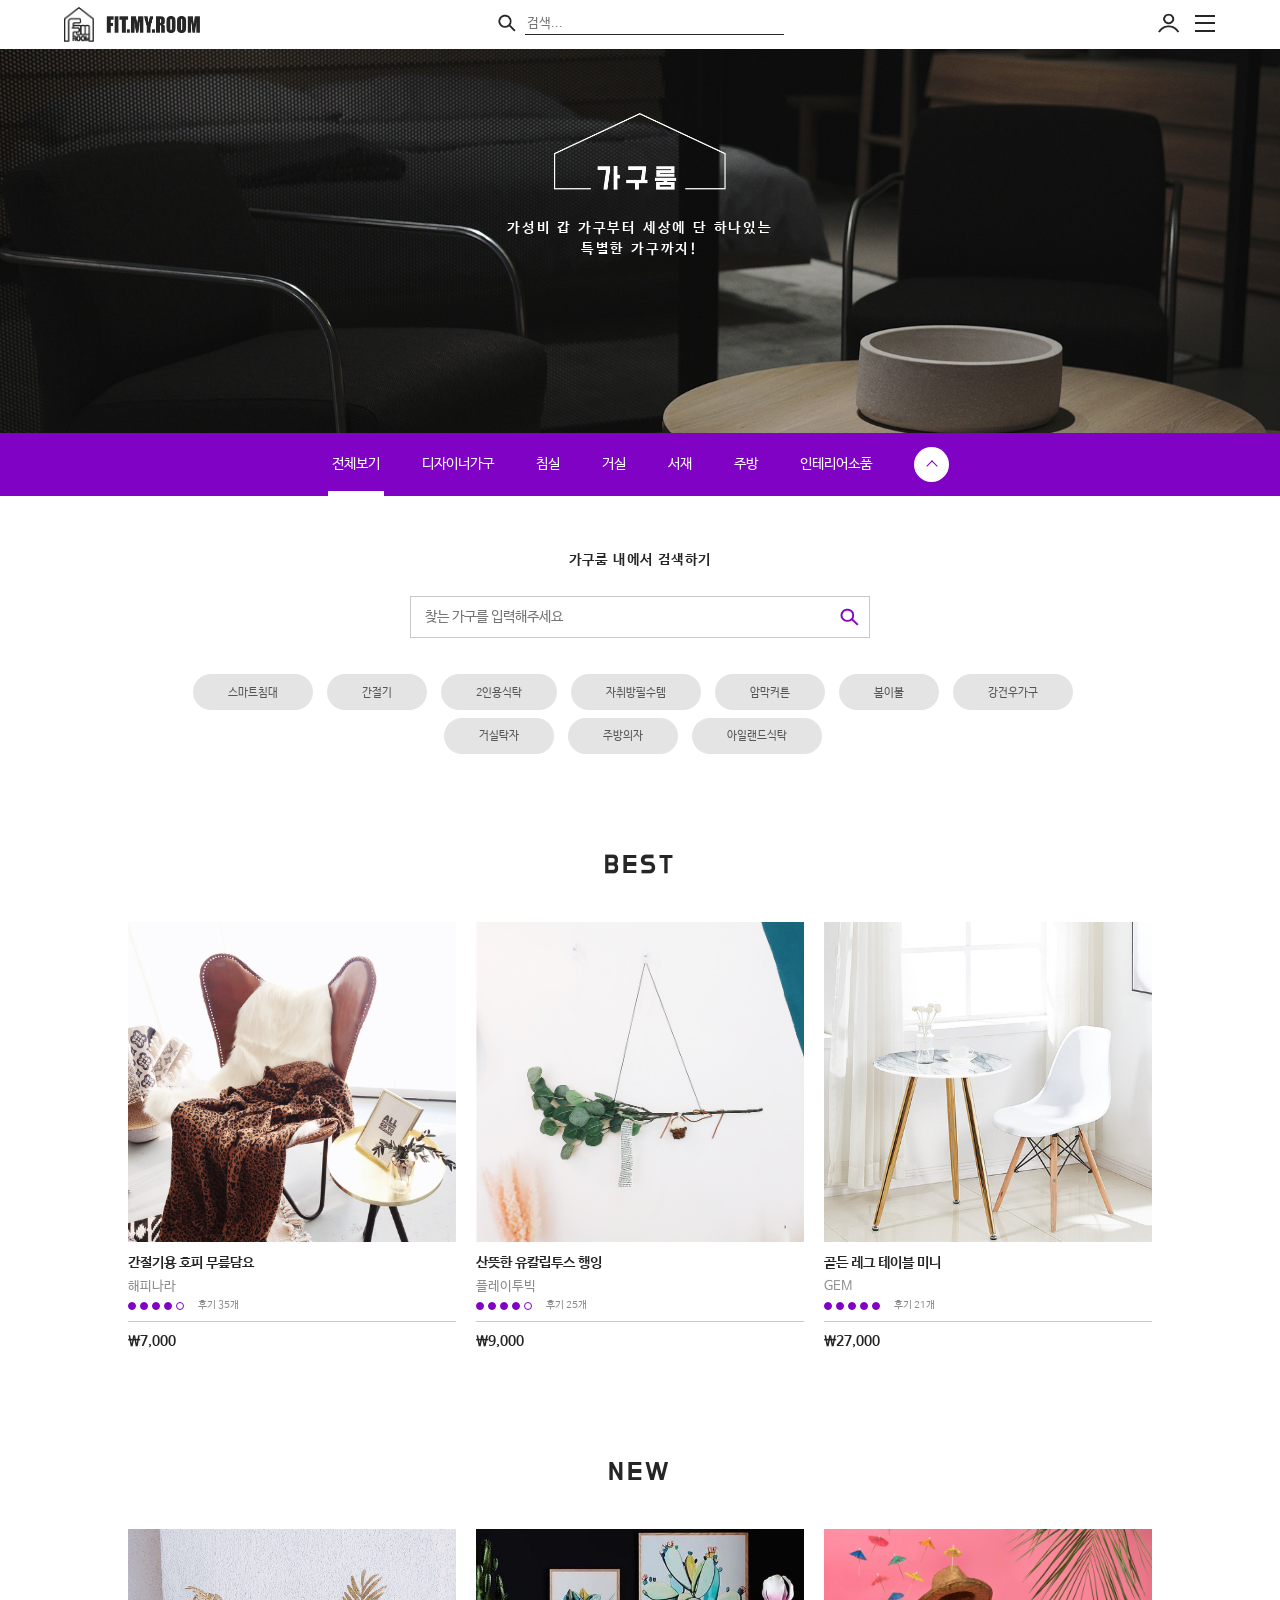
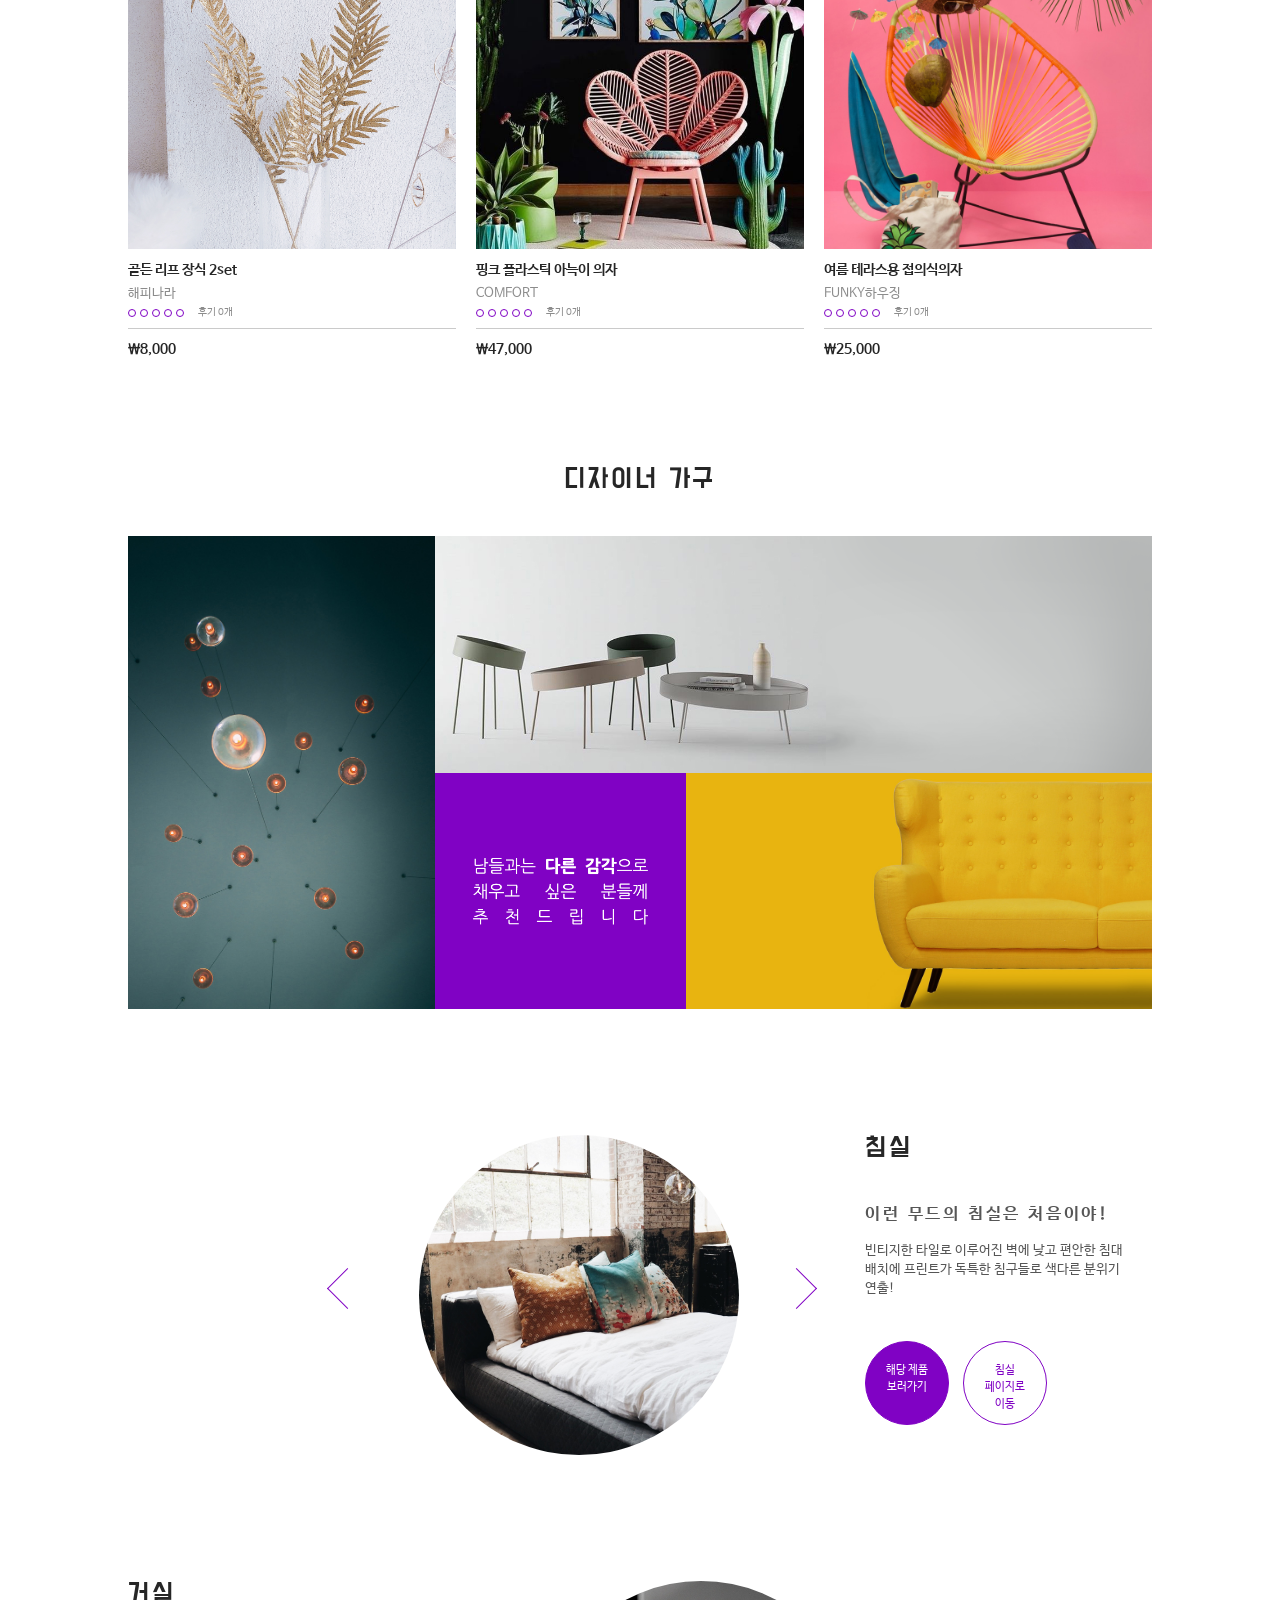
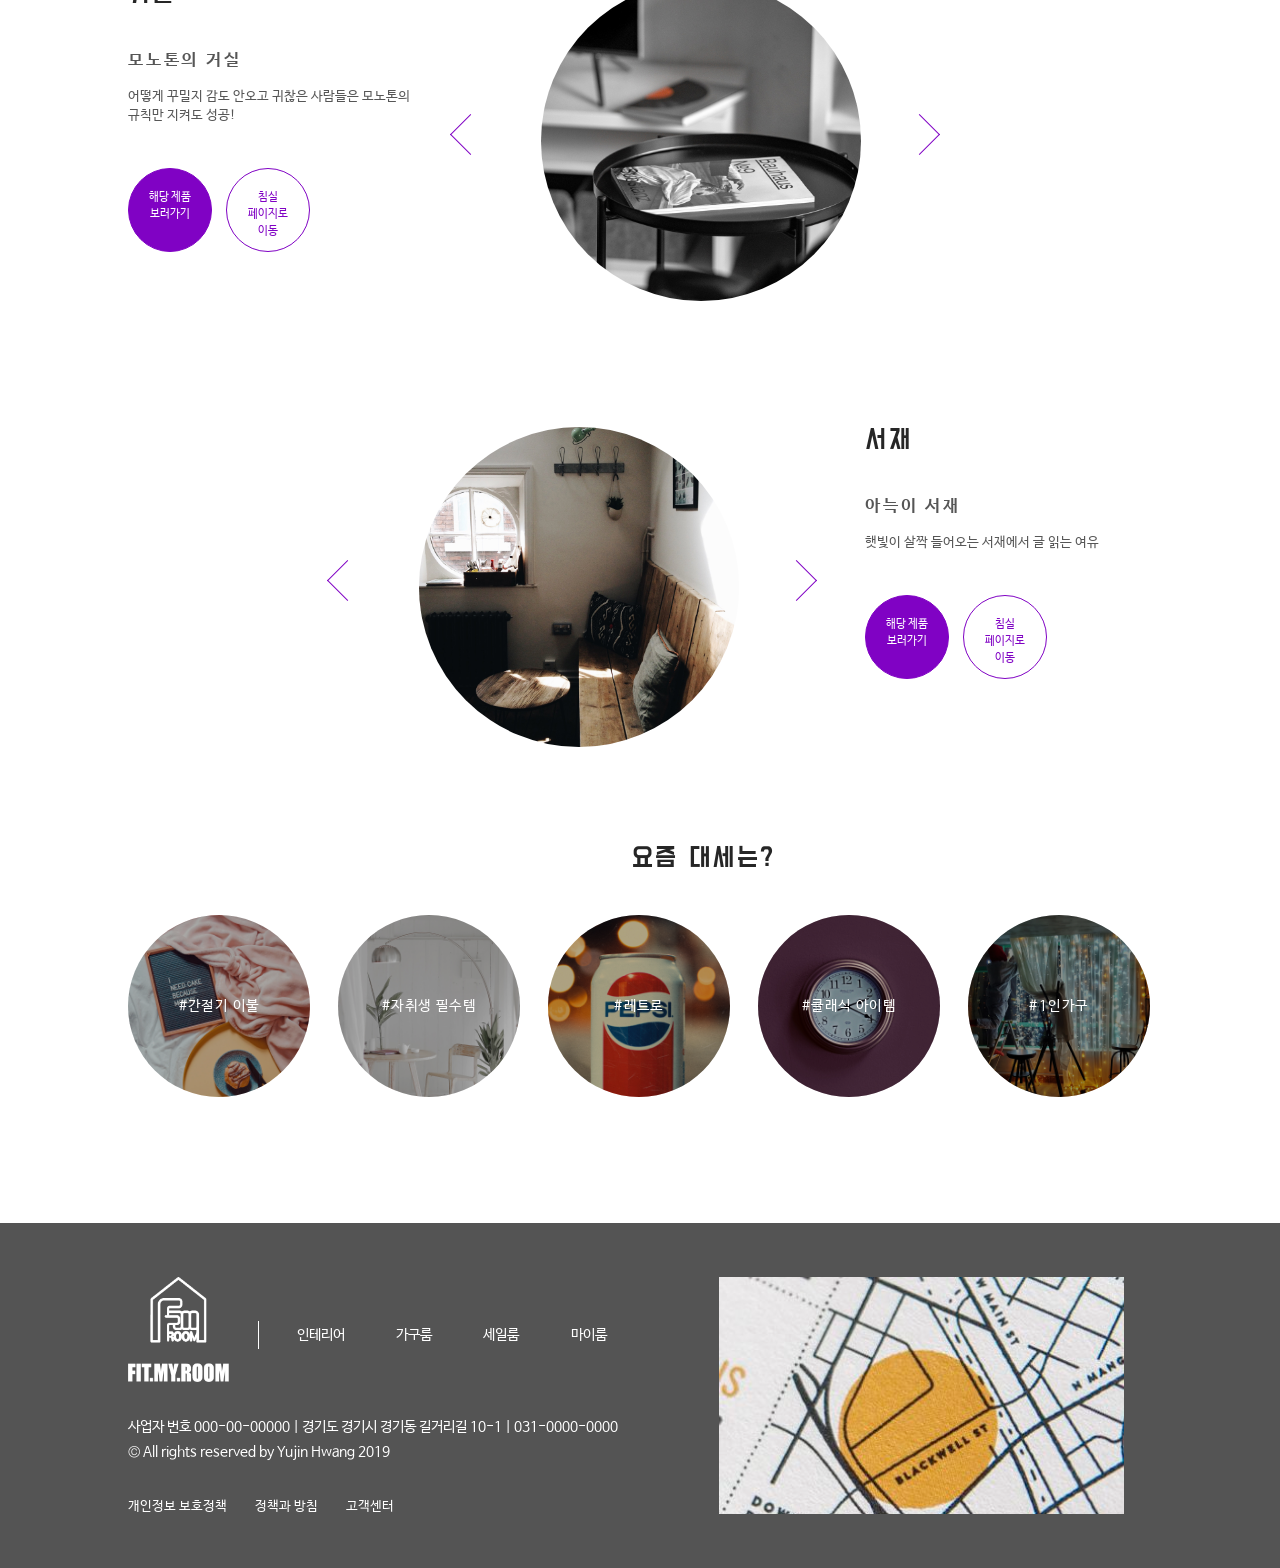
<file: furniture/index.html>
<!DOCTYPE html>
<html lang="ko">
<head>
	<meta charset="UTF-8">
	<meta http-equiv="Content-Type" content="text/html; charset=utf-8" />
	<meta name="viewport" content="width=device-width, initial-scale=1, shrink-to-fit=no">
	<meta name="author" content="Yujin Hwang" />
	<meta name="description" content="Study case for my portfolio" />
	<meta name="Resource-type" content="Document" />
	<meta http-equiv="X-UA-Compatible" content="IE=edge" />
	<meta property="og:title" content="핏마이룸">
	<meta property="og:image" content="https://majinmaru.github.io/fitmyroom/common/images/og.jpg">
	<meta property="og:description" content="인테리어 공유 기반 가구 쇼핑몰">
	<title>FIT-MY-ROOM:FURNITURE</title>
	<link rel="stylesheet" type="text/css" href="https://majinmaru.github.io/fitmyroom/vendor/stylesheets/reset.css" />
	<link rel="stylesheet" type="text/css" href="https://majinmaru.github.io/fitmyroom/common/stylesheets/css/header.css" />
	<link rel="stylesheet" type="text/css" href="stylesheets/css/index.css" />
	<link rel="stylesheet" type="text/css" href="https://majinmaru.github.io/fitmyroom/common/stylesheets/css/footer.css" />
	<link rel="stylesheet" type="text/css" href="https://majinmaru.github.io/fitmyroom/lib/stylesheets/jquery.mCustomScrollbar.css" />
	<script src="https://ajax.googleapis.com/ajax/libs/jquery/1.8.3/jquery.min.js"></script>
	<script type="text/javascript" src="https://majinmaru.github.io/fitmyroom/lib/javascripts/jquery.mCustomScrollbar.concat.min.js"></script>
</head>
<body>
	<header class="header">
		<div class="nav">
			<div class="nav-left">
				<a href="https://majinmaru.github.io/fitmyroom/home/index.html" class="nav-left__symbol">
					<img src="https://majinmaru.github.io/fitmyroom/common/images/symbol.png" />
				</a>
				<a href="https://majinmaru.github.io/fitmyroom/home/index.html" class="nav-left__logo">
					<img src="https://majinmaru.github.io/fitmyroom/common/images/logo.png" />
				</a>
			</div>
			<div class="nav-center">
				<div class="nav-center__search-icon">
					<img src="https://majinmaru.github.io/fitmyroom/common/images/search-icon.png" />
				</div>
				<div class="nav-center__search-input">
					<input type="text" name="검색" placeholder="검색...">
				</div>
			</div>
			<div class="nav-right">
				<div class="nav-right__login">
					<img src="https://majinmaru.github.io/fitmyroom/common/images/login.png" />
				</div>
				<div class="nav-right__menu">
					<span></span>
					<span></span>
					<span></span>
				</div>
			</div>
		</div>
		<div class="bottom">
			<div class="bottom-gnb">
				<ul class="gnb-list">
					<li class="gnb-list__tab">
						<span>인테리어</span>
					</li>
					<li class="gnb-list__tab">
						<span>가구룸</span>
					</li>
					<li class="gnb-list__tab">
						<span>세일룸</span>
					</li>
					<li class="gnb-list__tab">
						<span>마이룸</span>
					</li>
				</ul>
				<div class="gnb-content">
					<div class="gnb-content__box">
						<a href="https://majinmaru.github.io/fitmyroom/interior/index.html" class="box-goto">
							<span>전체보기</span>
						</a>
						<a href="#" class="box-goto">
							<span>명예의 전당</span>
						</a>
						<a href="#" class="box-goto">
							<span>트렌드 2019</span>
						</a>
						<a href="#" class="box-goto">
							<span>룩마이룸</span>
						</a>
					</div>
					<div class="gnb-content__box">
						<a href="https://majinmaru.github.io/fitmyroom/furniture/index.html" class="box-goto">
							<span>전체보기</span>
						</a>
						<a href="#" class="box-goto">
							<span>디자이너 가구</span>
						</a>
						<a href="#" class="box-goto">
							<span>침실</span>
						</a>
						<a href="#" class="box-goto">
							<span>거실</span>
						</a>
						<a href="#" class="box-goto">
							<span>서재</span>
						</a>
						<a href="#" class="box-goto">
							<span>주방</span>
						</a>
						<a href="#" class="box-goto">
							<span>인테리어 소품</span>
						</a>
					</div>
					<div class="gnb-content__box">
						<a href="#" class="box-goto">
							<span>전체보기</span>
						</a>
						<a href="#" class="box-goto">
							<span>2019 S/S 기획전</span>
						</a>
						<a href="#" class="box-goto">
							<span>타임세일</span>
						</a>
						<a href="#" class="box-goto">
							<span>클리어런스</span>
						</a>
					</div>
					<div class="gnb-content__box">
						<a href="#" class="box-goto">
							<span>로그인</span>
						</a>
						<a href="#" class="box-goto">
							<span>마이페이지</span>
						</a>
						<a href="#" class="box-goto">
							<span>장바구니</span>
						</a>
					</div>
				</div>
			</div>
			<div class="bottom-ad">
				<img src="https://majinmaru.github.io/fitmyroom/common/images/nav-ad.jpg">
				<p class="ad-text">2019 S/S 조명</p>
			</div>
		</div>
	</header>
	<section class="main">
		<div class="main-bg">
			<img src="./images/main-bg.jpg" />
		</div>
		<div class="main-text">
			<div class="main-text__title">
				<img src="./images/title.png" />
			</div>
			<div class="main-text__desc">가성비 갑 가구부터 세상에 단 하나있는 특별한 가구까지!</div>
		</div>
	</section>
	<section class="lnb">
		<div class="lnb-list-wrapper">
			<ul class="lnb-list">
				<li class="lnb-tab active"><a href="#">전체보기</a></li>
				<li class="lnb-tab"><a href="#">디자이너가구</a></li>
				<li class="lnb-tab"><a href="#">침실</a></li>
				<li class="lnb-tab"><a href="#">거실</a></li>
				<li class="lnb-tab"><a href="#">서재</a></li>
				<li class="lnb-tab"><a href="#">주방</a></li>
				<li class="lnb-tab"><a href="#">인테리어소품</a></li>
				<li class="lnb-top-btn"><span class="scroll-top-btn"></span></li>
			</ul>
		</div>
	</section>
	<section class="page-tab">
		<div class="all-wrapper">
			<div class="all-search">
				<div class="all-search__title">가구룸 내에서 검색하기</div>
				<div class="all-search__box">
					<input type="text" name="가구룸내에서 검색" class="box-input" placeholder="찾는 가구를 입력해주세요">
					<span class="box-search-icon">
						<img src="https://majinmaru.github.io/fitmyroom/common/images/search-icon-purple.png">
					</span>
				</div>
				<div class="all-search__hashtag">
					<span class="hashtag-tab">스마트침대</span>
					<span class="hashtag-tab">간절기</span>
					<span class="hashtag-tab">2인용식탁</span>
					<span class="hashtag-tab">자취방필수템</span>
					<span class="hashtag-tab">암막커튼</span>
					<span class="hashtag-tab">봄이불</span>
					<span class="hashtag-tab">강건우가구</span>
					<span class="hashtag-tab">거실탁자</span>
					<span class="hashtag-tab">주방의자</span>
					<span class="hashtag-tab">아일랜드식탁</span>
				</div>
			</div>
			<div class="all-best">
				<h1 class="title-h1">BEST</h1>
				<div class="all-best__item-list">
					<div class="all-best__item">
						<div class="best-item-img">
							<img src="images/best-01.png" alt="상품이미지" />
						</div>
						<div class="best-item-title">간절기용 호피 무릎담요</div>
						<div class="best-item-brand">해피나라</div>
						<div class="best-item-eval">
							<div class="best-item-eval__dots">
								<span class="eval-dot full"></span>
								<span class="eval-dot full"></span>
								<span class="eval-dot full"></span>
								<span class="eval-dot full"></span>
								<span class="eval-dot empty"></span>
							</div>
							<span class="best-item-eval__review">후기 35개</span>
						</div>
						<div class="best-item-price">&#8361;7,000</div>
					</div>
					<div class="all-best__item">
						<div class="best-item-img">
							<img src="images/best-02.png" alt="상품이미지" />
						</div>
						<div class="best-item-title">산뜻한 유칼립투스 행잉</div>
						<div class="best-item-brand">플레이투빅</div>
						<div class="best-item-eval">
							<div class="best-item-eval__dots">
								<span class="eval-dot full"></span>
								<span class="eval-dot full"></span>
								<span class="eval-dot full"></span>
								<span class="eval-dot full"></span>
								<span class="eval-dot empty"></span>
							</div>
							<span class="best-item-eval__review">후기 25개</span>
						</div>
						<div class="best-item-price">&#8361;9,000</div>
					</div>
					<div class="all-best__item">
						<div class="best-item-img">
							<img src="images/best-04.jpg" alt="상품이미지" />
						</div>
						<div class="best-item-title">골든 레그 테이블 미니</div>
						<div class="best-item-brand">GEM</div>
						<div class="best-item-eval">
							<div class="best-item-eval__dots">
								<span class="eval-dot full"></span>
								<span class="eval-dot full"></span>
								<span class="eval-dot full"></span>
								<span class="eval-dot full"></span>
								<span class="eval-dot full"></span>
							</div>
							<span class="best-item-eval__review">후기 21개</span>
						</div>
						<div class="best-item-price">&#8361;27,000</div>
					</div>
				</div>
			</div>
			<div class="all-new">
				<h1 class="title-h1">NEW</h1>
				<div class="all-new__item-list">
					<div class="all-new__item">
						<div class="new-item-img">
							<img src="images/new-01.png" alt="상품이미지" />
						</div>
						<div class="new-item-title">골든 리프 장식 2set</div>
						<div class="new-item-brand">해피나라</div>
						<div class="new-item-eval">
							<div class="new-item-eval__dots">
								<span class="eval-dot empty"></span>
								<span class="eval-dot empty"></span>
								<span class="eval-dot empty"></span>
								<span class="eval-dot empty"></span>
								<span class="eval-dot empty"></span>
							</div>
							<span class="new-item-eval__review">후기 0개</span>
						</div>
						<div class="new-item-price">&#8361;8,000</div>
					</div>
					<div class="all-new__item">
						<div class="new-item-img">
							<img src="images/new-02.jpg" alt="상품이미지" />
						</div>
						<div class="new-item-title">핑크 플라스틱 아늑이 의자</div>
						<div class="new-item-brand">COMFORT</div>
						<div class="new-item-eval">
							<div class="new-item-eval__dots">
								<span class="eval-dot empty"></span>
								<span class="eval-dot empty"></span>
								<span class="eval-dot empty"></span>
								<span class="eval-dot empty"></span>
								<span class="eval-dot empty"></span>
							</div>
							<span class="new-item-eval__review">후기 0개</span>
						</div>
						<div class="new-item-price">&#8361;47,000</div>
					</div>
					<div class="all-new__item">
						<div class="new-item-img">
							<img src="images/new-03.jpg" alt="상품이미지" />
						</div>
						<div class="new-item-title">여름 테라스용 접의식의자</div>
						<div class="new-item-brand">FUNKY하우징</div>
						<div class="new-item-eval">
							<div class="new-item-eval__dots">
								<span class="eval-dot empty"></span>
								<span class="eval-dot empty"></span>
								<span class="eval-dot empty"></span>
								<span class="eval-dot empty"></span>
								<span class="eval-dot empty"></span>
							</div>
							<span class="new-item-eval__review">후기 0개</span>
						</div>
						<div class="new-item-price">&#8361;25,000</div>
					</div>
				</div>
			</div>
			<div class="all-designerbrand">
				<h1 class="title-h1">디자이너 가구</h1>
				<div class="designerbrand-box-wrapper">
					<div class="designerbrand-box left">
						<img src="images/designer-01.jpg" />
						<div class="designerbrand-box__text">
							<h2 class="dbb-text-title">군더더기 하나 없이 깔끔한 조명</h2>
							<p class="dbb-text-brand">MEILLE</p>
							<div class="dbb-text-desc">눈에 띄면서 분위기를 해치지 않고 도도한 견고함을 내뿜는 기본에 충실한 조명. 흔하다고 생각하지만 막상 찾으면 없는 그런 조명.</div>
						</div>
					</div>
					<div class="designerbrand-box right">
						<div class="dbb-box-top">
							<img src="images/designer-02.png" />
							<div class="designerbrand-box__text">
								<h2 class="dbb-text-title">정갈한 미니멀리즘</h2>
								<p class="dbb-text-brand">디자이너 하은성</p>
								<div class="dbb-text-desc">표현할 수 있는 최소한으로 제작을 하는 하은성. 이번에는 테이블 시리즈를 새로 선보인다.</div>
							</div>
						</div>
						<div class="dbb-box-bottom">
							<div class="dbb-box-purple">
								<img src="images/purple-desc.png" />
							</div>
							<div class="dbb-box-right">
								<img src="images/designer-03.jpg" />
								<div class="designerbrand-box__text">
									<h2 class="dbb-text-title">소파장인이 만들어낸 봄의 가구</h2>
									<p class="dbb-text-brand">펠리테 페르티아</p>
									<div class="dbb-text-desc">치밀하고 촘촘하며 탄탄한 느낌의 재질로 안락하면서 봄의 기운을 진하게 느낄 수 있는 색깔</div>
								</div>
							</div>
						</div>
					</div>
				</div>
			</div>
			<div class="all-room">
				<div class="all-room-wrapper">
					<div class="all-room__graphic">
						<div class="room-graphic-wrapper">
							<img class="room-graphic active" src="images/bedroom-01.jpg" />
							<img class="room-graphic" src="images/bedroom-02.jpg" />
							<img class="room-graphic" src="images/bedroom-03.jpg" />
						</div>
						<div class="room-arrow prev"></div>
						<div class="room-arrow next"></div>
					</div>
					<div class="all-room__text">
						<h1 class="room-title-h1">침실</h1>
						<div class="room-content-wrapper">
							<div class="room-content current">
								<p class="room-content__title">이런 무드의 침실은 처음이야!</p>
								<p class="room-content__desc">빈티지한 타일로 이루어진 벽에 낮고 편안한 침대 배치에 프린트가 독특한 침구들로 색다른 분위기 연출!</p>
								<div class="room-content__btns">
									<div class="room-btn">
										<a href="#">해당 제품 보러가기</a>
									</div>
									<div class="room-btn page-btn">
										<a href="#">침실 페이지로 이동</a>
									</div>
								</div>
							</div>
							<div class="room-content">
								<p class="room-content__title">심심한 침실에는 재치있는 이불로!</p>
								<p class="room-content__desc">화사한 분위기를 원할 때, 심심한 분위기를 바꿔주고 싶을 때 이불만 바꿔줘도 분위기가 크게 달라집니다</p>
								<div class="room-content__btns">
									<div class="room-btn">
										<a href="#">해당 제품 보러가기</a>
									</div>
									<div class="room-btn page-btn">
										<a href="#">침실 페이지로 이동</a>
									</div>
								</div>
							</div>
							<div class="room-content">
								<p class="room-content__title">잡지에서 보던 모던</p>
								<p class="room-content__desc">깔끔한 액자 여러개를 배열했을 뿐인데 새삼 낯설어지는 침실!</p>
								<div class="room-content__btns">
									<div class="room-btn">
										<a href="#">해당 제품 보러가기</a>
									</div>
									<div class="room-btn page-btn">
										<a href="#">침실 페이지로 이동</a>
									</div>
								</div>
							</div>
						</div>
					</div>
				</div>
			</div>
			<div class="all-room left">
				<div class="all-room-wrapper">
					<div class="all-room__text">
						<h1 class="room-title-h1">거실</h1>
						<div class="room-content-wrapper">
							<div class="room-content current">
								<p class="room-content__title">모노톤의 거실</p>
								<p class="room-content__desc">어떻게 꾸밀지 감도 안오고 귀찮은 사람들은 모노톤의 규칙만 지켜도 성공!</p>
								<div class="room-content__btns">
									<div class="room-btn">
										<a href="#">해당 제품 보러가기</a>
									</div>
									<div class="room-btn page-btn">
										<a href="#">침실 페이지로 이동</a>
									</div>
								</div>
							</div>
							<div class="room-content">
								<p class="room-content__title">럭셔리는 포기 못해</p>
								<p class="room-content__desc">럭셔리의 기본은 컬러선택! 핏마이룸에서 엄선한 제품들을 둘러보세요</p>
								<div class="room-content__btns">
									<div class="room-btn">
										<a href="#">해당 제품 보러가기</a>
									</div>
									<div class="room-btn page-btn">
										<a href="#">침실 페이지로 이동</a>
									</div>
								</div>
							</div>
							<div class="room-content">
								<p class="room-content__title">역시 대세는 레트로</p>
								<p class="room-content__desc">아이템과 벽지로 꾸미는 레트로</p>
								<div class="room-content__btns">
									<div class="room-btn">
										<a href="#">해당 제품 보러가기</a>
									</div>
									<div class="room-btn page-btn">
										<a href="#">침실 페이지로 이동</a>
									</div>
								</div>
							</div>
						</div>
					</div>
					<div class="all-room__graphic">
						<div class="room-graphic-wrapper">
							<img class="room-graphic active" src="images/living-room-01.jpg" />
							<img class="room-graphic" src="images/living-room-02.jpg" />
							<img class="room-graphic" src="images/living-room-03.jpg" />
						</div>
						<div class="room-arrow prev"></div>
						<div class="room-arrow next"></div>
					</div>
				</div>
			</div>
			<div class="all-room">
				<div class="all-room-wrapper">
					<div class="all-room__graphic">
						<div class="room-graphic-wrapper">
							<img class="room-graphic active" src="images/study-01.jpg" />
							<img class="room-graphic" src="images/study-02.jpg" />
							<img class="room-graphic" src="images/study-03.jpg" />
						</div>
						<div class="room-arrow prev"></div>
						<div class="room-arrow next"></div>
					</div>
					<div class="all-room__text">
						<h1 class="room-title-h1">서재</h1>
						<div class="room-content-wrapper">
							<div class="room-content current">
								<p class="room-content__title">아늑이 서재</p>
								<p class="room-content__desc">햇빛이 살짝 들어오는 서재에서 글 읽는 여유</p>
								<div class="room-content__btns">
									<div class="room-btn">
										<a href="#">해당 제품 보러가기</a>
									</div>
									<div class="room-btn page-btn">
										<a href="#">침실 페이지로 이동</a>
									</div>
								</div>
							</div>
							<div class="room-content">
								<p class="room-content__title">벽 한 면을 채우는 책장으로 지적미 UP</p>
								<p class="room-content__desc">책의 향이 물씬 풍기는 나의 지적인 면이 그대로 베인 서재 인테리어</p>
								<div class="room-content__btns">
									<div class="room-btn">
										<a href="#">해당 제품 보러가기</a>
									</div>
									<div class="room-btn page-btn">
										<a href="#">침실 페이지로 이동</a>
									</div>
								</div>
							</div>
							<div class="room-content">
								<p class="room-content__title">올드한 나무향이 은은한 서재</p>
								<p class="room-content__desc">낡은 책장, 오래된 서적들, 체크 패턴의 아늑한 소파까지,,영국드라마에서 보던 올드한 나만의 서재</p>
								<div class="room-content__btns">
									<div class="room-btn">
										<a href="#">해당 제품 보러가기</a>
									</div>
									<div class="room-btn page-btn">
										<a href="#">침실 페이지로 이동</a>
									</div>
								</div>
							</div>
						</div>
					</div>
				</div>
			</div>
			<div class="all-ad">
				<h1 class="title-h1">요즘 대세는?</h1>
				<div class="all-ad-wrapper">
					<div class="all-ad-tab-list">
						<div class="all-ad__tab">
							<img src="images/ad-00.jpg" />
							<p>#간절기 이불</p>
						</div>
						<div class="all-ad__tab">
							<img src="images/ad-02.jpg" />
							<p>#자취생 필수템</p>
						</div>
						<div class="all-ad__tab">
							<img src="images/ad-03.jpg" />
							<p>#레트로</p>
						</div>
						<div class="all-ad__tab">
							<img src="images/ad-07.jpg" />
							<p>#클래식 아이템</p>
						</div>
						<div class="all-ad__tab">
							<img src="images/ad-05.jpg" />
							<p>#1인가구</p>
						</div>
					</div>					
				</div>
			</div>
		</div>
	</section>
	<footer class="footer">
		<div class="footer-info">
			<div class="footer-info__top">
				<a href="https://majinmaru.github.io/fitmyroom/home/index.html" class="top-logo">
					<img src="https://majinmaru.github.io/fitmyroom/common/images/logo-full-white.png" alt="로고" />
				</a>
				<div class="top-sitemap">
					<div class="top-sitemap__tab">
						<a href="https://majinmaru.github.io/fitmyroom/interior/index.html">인테리어</a>
					</div>
					<div class="top-sitemap__tab">
						<a href="#">가구룸</a>
					</div>
					<div class="top-sitemap__tab">
						<a href="#">세일룸</a>
					</div>
					<div class="top-sitemap__tab">
						<a href="#">마이룸</a>
					</div>
				</div>
			</div>
			<div class="footer-info__bottom">
				<div class="bottom-text">
					<p class="text-company">사업자 번호 000-00-00000  |  경기도 경기시 경기동 길거리길 10-1  |  031-0000-0000</p>
					<p class="text-rights">&copy; All rights reserved by Yujin Hwang 2019</p>
				</div>
				<div class="bottom-tab">
					<span>개인정보 보호정책</span>
					<span>정책과 방침</span>
					<span>고객센터</span>
				</div>
			</div>
		</div>
		<div class="footer-map">
			<div class="footer-map__img"></div>
		</div>
	</footer>
	<script type="text/javascript" src="https://majinmaru.github.io/fitmyroom/common/javascripts/common.js"></script>
	<script type="text/javascript" src="./javascripts/index.js"></script>
</body>
</html>
</file>
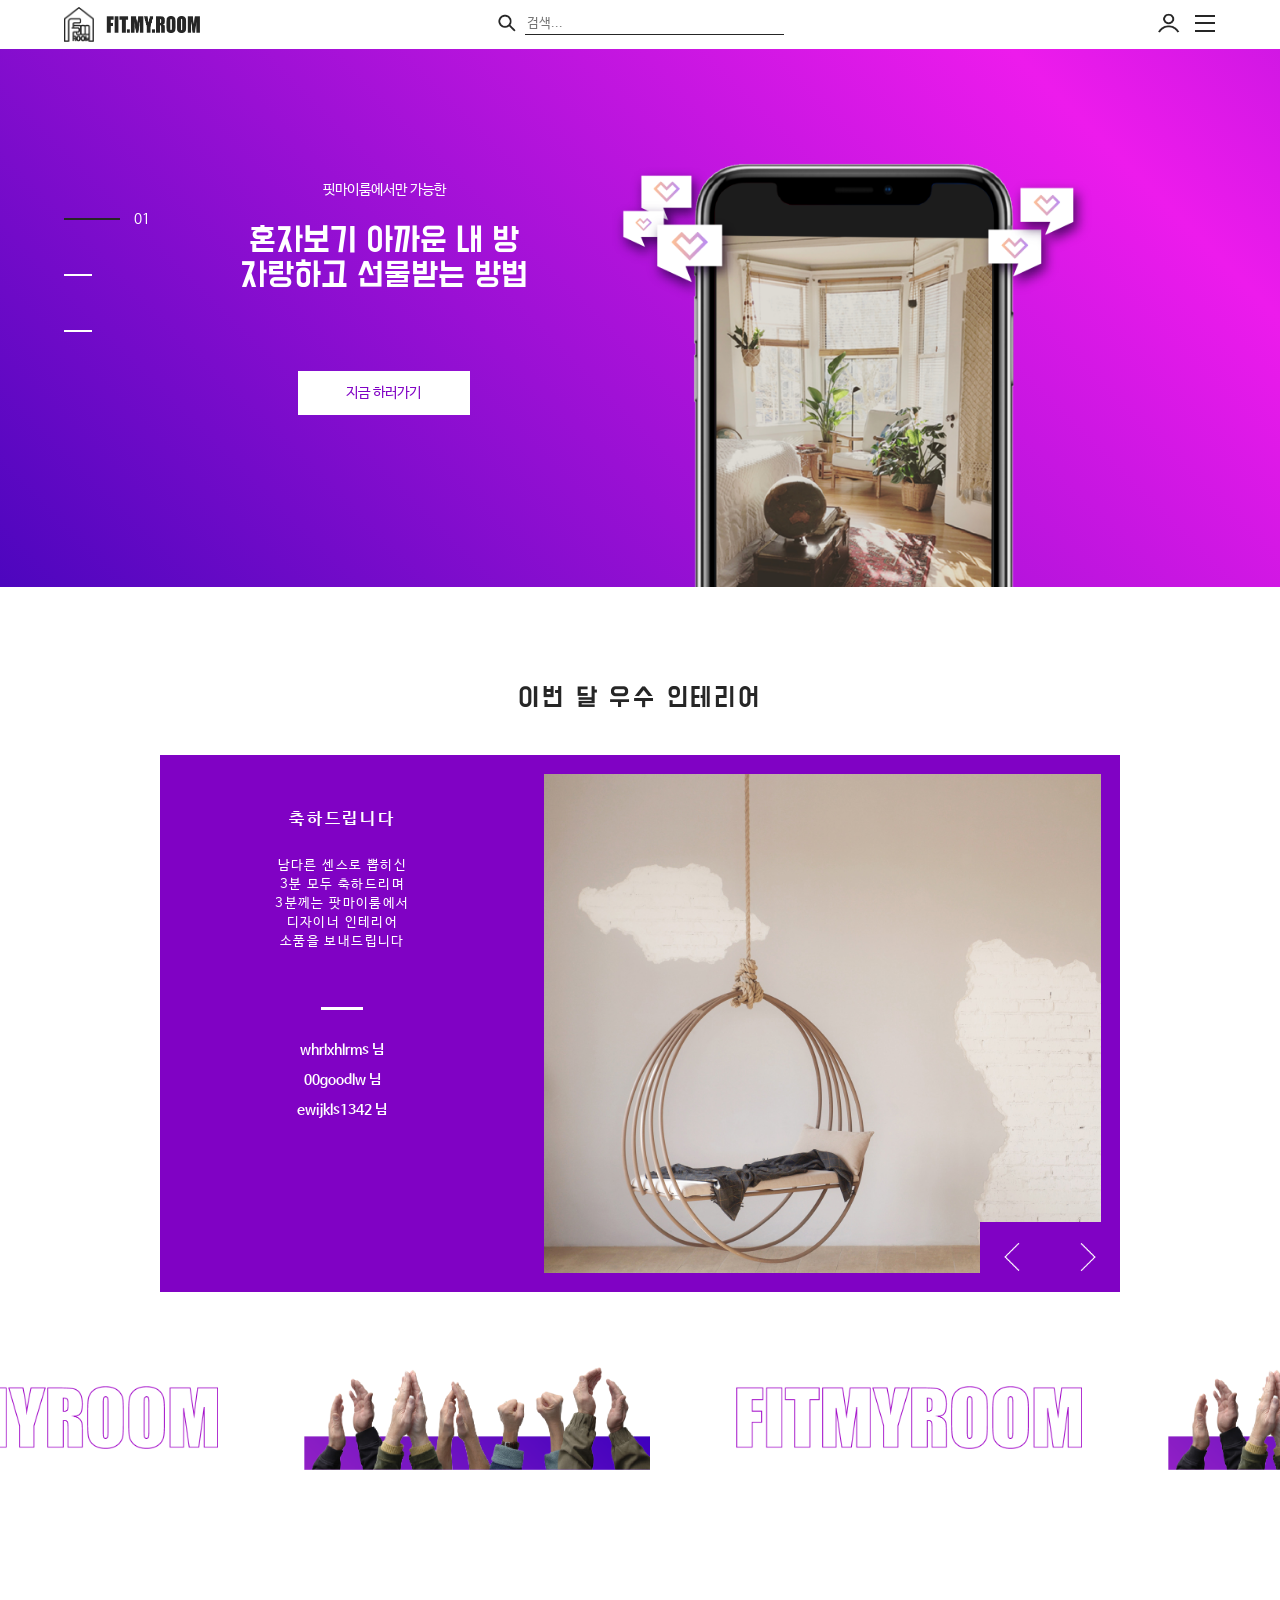
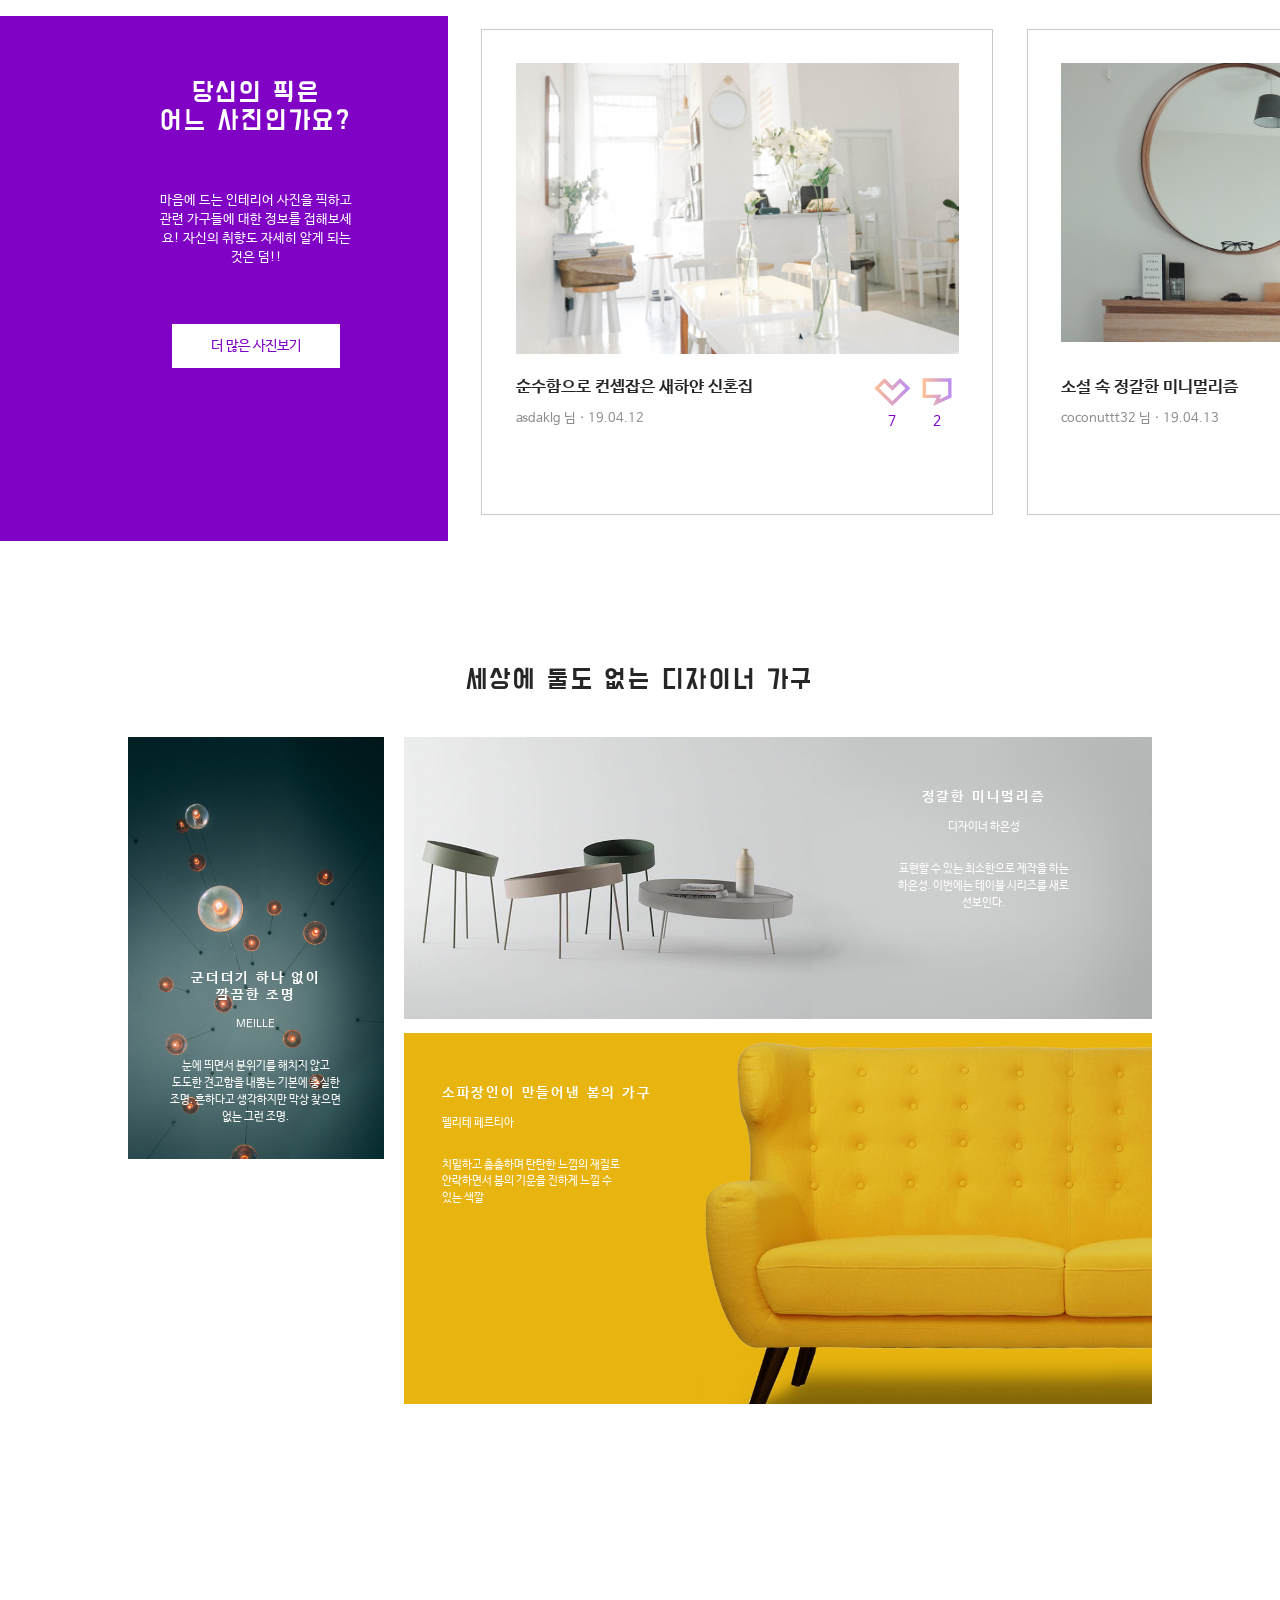
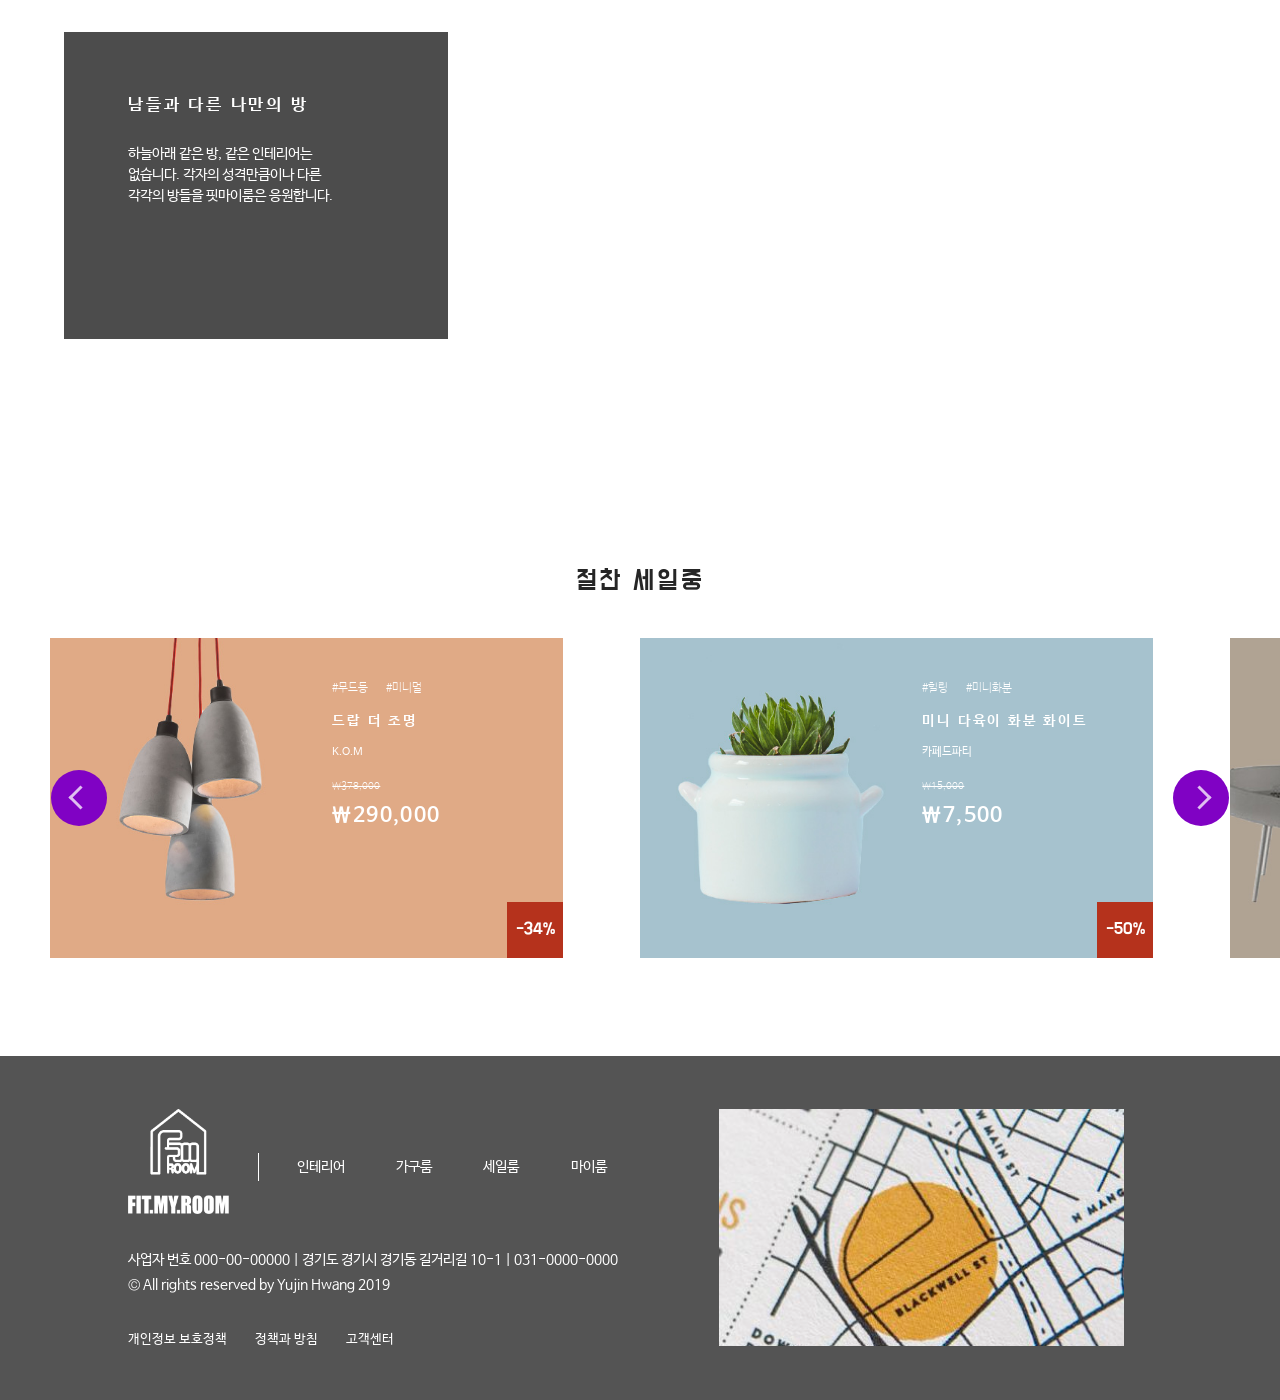
<file: home/index.html>
<!DOCTYPE html>
<html lang="ko">
<head>
	<meta charset="UTF-8">
	<meta http-equiv="Content-Type" content="text/html; charset=utf-8" />
	<meta name="viewport" content="width=device-width, initial-scale=1, shrink-to-fit=no">
	<meta name="author" content="Yujin Hwang" />
	<meta name="description" content="Study case for my portfolio" />
	<meta name="Resource-type" content="Document" />
	<meta http-equiv="X-UA-Compatible" content="IE=edge" />
	<meta property="og:title" content="핏마이룸">
	<meta property="og:image" content="https://majinmaru.github.io/fitmyroom/common/images/og.jpg">
	<meta property="og:description" content="인테리어 공유 기반 가구 쇼핑몰">
	<title>FIT-MY-ROOM:HOME</title>
	<link rel="stylesheet" type="text/css" href="https://majinmaru.github.io/fitmyroom/vendor/stylesheets/reset.css" />
	<link rel="stylesheet" type="text/css" href="https://majinmaru.github.io/fitmyroom/lib/stylesheets/jquery.mCustomScrollbar.css" />
	<link rel="stylesheet" type="text/css" href="https://majinmaru.github.io/fitmyroom/lib/stylesheets/slick-theme.css" />
	<link rel="stylesheet" type="text/css" href="https://majinmaru.github.io/fitmyroom/common/stylesheets/css/header.css" />
	<link rel="stylesheet" type="text/css" href="stylesheets/css/index.css" />
	<link rel="stylesheet" type="text/css" href="https://majinmaru.github.io/fitmyroom/common/stylesheets/css/footer.css" />
	<script src="https://ajax.googleapis.com/ajax/libs/jquery/1.8.3/jquery.min.js"></script>
	<script type="text/javascript" src="https://majinmaru.github.io/fitmyroom/lib/javascripts/jquery.paroller.min.js"></script>
	<script type="text/javascript" src="https://majinmaru.github.io/fitmyroom/lib/javascripts/slick.min.js"></script>
	<script type="text/javascript" src="https://majinmaru.github.io/fitmyroom/lib/javascripts/jquery.mCustomScrollbar.concat.min.js"></script>
</head>
<body>
	<header class="header">
		<div class="nav">
			<div class="nav-left">
				<a href="https://majinmaru.github.io/fitmyroom/home/index.html" class="nav-left__symbol">
					<img src="https://majinmaru.github.io/fitmyroom/common/images/symbol.png" />
				</a>
				<a href="https://majinmaru.github.io/fitmyroom/home/index.html" class="nav-left__logo">
					<img src="https://majinmaru.github.io/fitmyroom/common/images/logo.png" />
				</a>
			</div>
			<div class="nav-center">
				<div class="nav-center__search-icon">
					<img src="https://majinmaru.github.io/fitmyroom/common/images/search-icon.png" />
				</div>
				<div class="nav-center__search-input">
					<input type="text" name="검색" placeholder="검색...">
				</div>
			</div>
			<div class="nav-right">
				<div class="nav-right__login">
					<img src="https://majinmaru.github.io/fitmyroom/common/images/login.png" />
				</div>
				<div class="nav-right__menu">
					<span></span>
					<span></span>
					<span></span>
				</div>
			</div>
		</div>
		<div class="bottom">
			<div class="bottom-gnb">
				<ul class="gnb-list">
					<li class="gnb-list__tab">
						<span>인테리어</span>
					</li>
					<li class="gnb-list__tab">
						<span>가구룸</span>
					</li>
					<li class="gnb-list__tab">
						<span>세일룸</span>
					</li>
					<li class="gnb-list__tab">
						<span>마이룸</span>
					</li>
				</ul>
				<div class="gnb-content">
					<div class="gnb-content__box">
						<a href="https://majinmaru.github.io/fitmyroom/interior/index.html" class="box-goto">
							<span>전체보기</span>
						</a>
						<a href="#" class="box-goto">
							<span>명예의 전당</span>
						</a>
						<a href="#" class="box-goto">
							<span>트렌드 2019</span>
						</a>
						<a href="#" class="box-goto">
							<span>룩마이룸</span>
						</a>
					</div>
					<div class="gnb-content__box">
						<a href="https://majinmaru.github.io/fitmyroom/furniture/index.html" class="box-goto">
							<span>전체보기</span>
						</a>
						<a href="#" class="box-goto">
							<span>디자이너 가구</span>
						</a>
						<a href="#" class="box-goto">
							<span>침실</span>
						</a>
						<a href="#" class="box-goto">
							<span>거실</span>
						</a>
						<a href="#" class="box-goto">
							<span>서재</span>
						</a>
						<a href="#" class="box-goto">
							<span>주방</span>
						</a>
						<a href="#" class="box-goto">
							<span>인테리어 소품</span>
						</a>
					</div>
					<div class="gnb-content__box">
						<a href="#" class="box-goto">
							<span>전체보기</span>
						</a>
						<a href="#" class="box-goto">
							<span>2019 S/S 기획전</span>
						</a>
						<a href="#" class="box-goto">
							<span>타임세일</span>
						</a>
						<a href="#" class="box-goto">
							<span>클리어런스</span>
						</a>
					</div>
					<div class="gnb-content__box">
						<a href="#" class="box-goto">
							<span>로그인</span>
						</a>
						<a href="#" class="box-goto">
							<span>마이페이지</span>
						</a>
						<a href="#" class="box-goto">
							<span>장바구니</span>
						</a>
					</div>
				</div>
			</div>
			<div class="bottom-ad">
				<img src="https://majinmaru.github.io/fitmyroom/common/images/nav-ad.jpg">
				<p class="ad-text">2019 S/S 조명</p>
			</div>
		</div>
	</header>
	<section class="main">
		<div class="main-slide-wrapper">
			<div class="main-slide first">
				<img src="images/main-slide-01.png" />
				<div class="main-slide__content">
					<p class="content-subtitle">핏마이룸에서만 가능한</p>
					<p class="content-title">혼자보기 아까운 내 방 자랑하고 선물받는 방법</p>
					<div class="content-btn">지금 하러가기</div>
				</div>
			</div>
			<div class="main-slide second">
				<img src="images/main-slide-02-1.png" />
				<div class="main-slide__content">
					<p class="content-subtitle">대박 할인중</p>
					<p class="content-title">지금이 바로 의자를 바꿀 시간 할인파티파티</p>
					<div class="content-btn">지금 사러가기</div>
				</div>
			</div>
			<div class="main-slide third">
				<img src="images/main-slide-03.jpg" />
				<div class="main-slide__content">
					<p class="content-subtitle">이번달 트렌드 NO.1</p>
					<p class="content-title">요즘 대세는 뉴트로<br>소품들만 있어도<br>내 기분 마치 뉴트로</p>
					<div class="content-btn">지금 보러가기</div>
				</div>
			</div>
		</div>
		<div class="main-navigation">
			<div class="navigation">
				<div class="navigation-line"></div>
				<div class="navigation-num">01</div>
			</div>
			<div class="navigation">
				<div class="navigation-line"></div>
				<div class="navigation-num">02</div>
			</div>
			<div class="navigation">
				<div class="navigation-line"></div>
				<div class="navigation-num">03</div>
			</div>
		</div>
	</section>
	<section class="winner">
		<div class="winner-content">
			<div class="winner-content__title">
				<h1 class="title-h1">이번 달 우수 인테리어</h1>
			</div>
			<div class="winner-content__box">
				<div class="box-text">
					<h2 class="title-h2">축하드립니다</h2>
					<p class="text-desc">남다른 센스로 뽑히신 3분 모두 축하드리며 3분께는 팟마이룸에서 디자이너 인테리어 소품을 보내드립니다</p>
					<div class="text-name-list">
						<span></span>
						<p class="namelist-name">whrlxhlrms 님</p>
						<p class="namelist-name">00goodlw 님</p>
						<p class="namelist-name">ewijkls1342 님</p>
					</div>
				</div>
				<div class="box-img">
					<div class="img-slide">
						<div class="img-slide__img">
							<img src="./images/room-1.jpg" />
						</div>
						<div class="img-slide__info">
							<h2 class="info-title">연결되어 있지만 아무 생각없이 조용히 쉴 수 있는 공간</h2>
							<p class="info-user">whrlxhlrms 님</p>
							<div class="info-spec">
								<div class="spec pick">
									<div class="icon-box">
										<img src="../common/images/icon-pick.png" />
									</div>
									<p class="num">257</p>
								</div>
								<div class="spec reply">
									<div class="icon-box">
										<img src="../common/images/icon-reply.png">
									</div>
									<p class="num">178</p>
								</div>
							</div>
						</div>
					</div>
					<div class="img-slide">
						<div class="img-slide__img">
							<img src="./images/room-2.jpg" />
						</div>
						<div class="img-slide__info">
							<h2 class="info-title">아늑함과 따듯함으로 아우르는 자취방</h2>
							<p class="info-user">00goodlw 님</p>
							<div class="info-spec">
								<div class="spec pick">
									<div class="icon-box">
										<img src="../common/images/icon-pick.png" />
									</div>
									<p class="num">239</p>
								</div>
								<div class="spec reply">
									<div class="icon-box">
										<img src="../common/images/icon-reply.png" />
									</div>
									<p class="num">181</p>
								</div>
							</div>
						</div>
					</div>
					<div class="img-slide">
						<div class="img-slide__img">
							<img src="./images/room-3.jpg" />
						</div>
						<div class="img-slide__info">
							<h2 class="info-title">밝지만 중후한 나무의 분위기를 놓치기 싫은 나의 마음</h2>
							<p class="info-user">ewijkls1342 님</p>
							<div class="info-spec">
								<div class="spec pick">
									<div class="icon-box">
										<img src="../common/images/icon-pick.png" />
									</div>
									<p class="num">195</p>
								</div>
								<div class="spec reply">
									<div class="icon-box">
										<img src="../common/images/icon-reply.png">
									</div>
									<p class="num">129</p>
								</div>
							</div>
						</div>
					</div>
				</div>
			</div>
			<div class="winner-content-arrow">
				<div class="arrow prev">
					<img src="../common/images/arrow-white.png" />
				</div>
				<div class="arrow next">
					<img src="../common/images/arrow-white.png" />
				</div>
			</div>
		</div>
	</section>
	<section class="winner-cheer">
		<div class="cheer-box-wrapper">
			<div class="cheer-box">
				<img src="./images/cheer-01.png" />
			</div>
			<div class="cheer-box">
				<img src="./images/cheer-02.png" />
			</div>
			<div class="cheer-box">
				<img src="./images/cheer-01.png" />
			</div>
			<div class="cheer-box">
				<img src="./images/cheer-02.png" />
			</div>
		</div>
	</section>
	<section class="room-pick">
		<div class="room-pick-title">
			<h1 class="room-pick-title__title">당신의 픽은<br>어느 사진인가요?</h1>
			<div class="room-pick-title__desc">마음에 드는 인테리어 사진을 픽하고 관련 가구들에 대한 정보를 접해보세요! 자신의 취향도 자세히 알게 되는 것은 덤!!</div>
			<p class="room-pick-title__btn">더 많은 사진보기</p>
		</div>
		<div class="room-pick-wrapper">
			<div class="card-list">
				<div class="card">
					<div class="card-img">
						<img src="./images/room-4.jpg" />
					</div>
					<div class="card-text">
						<div class="card-text__content">
							<div class="content-title">
								<p class="title-text">순수함으로 컨셉잡은 새하얀 신혼집</p>
							</div>
							<div class="content-user">asdaklg 님 · 19.04.12</div>
						</div>
						<div class="card-text__icon">
							<div class="icon-tab">
								<div class="icon-tab__img">
									<img src="../common/images/icon-pick.png" />
								</div>
								<div class="icon-tab__num">7</div>
							</div>
							<div class="icon-tab">
								<div class="icon-tab__img">
									<img src="../common/images/icon-reply.png" />
								</div>
								<div class="icon-tab__num">2</div>
							</div>
						</div>
					</div>
				</div>
				<div class="card">
					<div class="card-img">
						<img src="./images/room-5.jpg" />
					</div>
					<div class="card-text">
						<div class="card-text__content">
							<div class="content-title">
								<p class="title-text">소설 속 정갈한 미니멀리즘</p>
							</div>
							<div class="content-user">coconuttt32 님 · 19.04.13</div>
						</div>
						<div class="card-text__icon">
							<div class="icon-tab">
								<div class="icon-tab__img">
									<img src="../common/images/icon-pick.png" />
								</div>
								<div class="icon-tab__num">5</div>
							</div>
							<div class="icon-tab">
								<div class="icon-tab__img">
									<img src="../common/images/icon-reply.png" />
								</div>
								<div class="icon-tab__num">5</div>
							</div>
						</div>
					</div>
				</div>
				<div class="card">
					<div class="card-img">
						<img src="./images/room-6.jpg" />
					</div>
					<div class="card-text">
						<div class="card-text__content">
							<div class="content-title">
								<p class="title-text">벽돌 타일로 만들어낸 정성스런 빈티지</p>
							</div>
							<div class="content-user">3908889 님 · 19.04.13</div>
						</div>
						<div class="card-text__icon">
							<div class="icon-tab">
								<div class="icon-tab__img">
									<img src="../common/images/icon-pick.png" />
								</div>
								<div class="icon-tab__num">2</div>
							</div>
							<div class="icon-tab">
								<div class="icon-tab__img">
									<img src="../common/images/icon-reply.png" />
								</div>
								<div class="icon-tab__num">0</div>
							</div>
						</div>
					</div>
				</div>
			</div>			
		</div>
	</section>
	<section class="designer-brand">
		<div class="designer-brand-content">
			<div class="brand-content__title">
				<h1 class="title-h1">세상에 둘도 없는 디자이너 가구</h1>
			</div>
			<div class="brand-content__cont">
				<div class="cont-box-long">
					<img src="./images/designer-01.jpg" />
					<div class="cont-box-long__text">
						<h2 class="long-text__title">군더더기 하나 없이 깔끔한 조명</h2>
						<p class="long-text__brand">MEILLE</p>
						<div class="long-text__desc">눈에 띄면서 분위기를 해치지 않고 도도한 견고함을 내뿜는 기본에 충실한 조명. 흔하다고 생각하지만 막상 찾으면 없는 그런 조명.</div>
					</div>
				</div>
				<div class="cont-box-wrapper">
					<div class="cont-box">
						<img src="./images/designer-02.png" />
						<div class="cont-box__text">
							<h2 class="cont-box__text-title">정갈한 미니멀리즘</h2>
							<p class="cont-box__text-brand">디자이너 하은성</p>
							<div class="cont-box__text-desc">표현할 수 있는 최소한으로 제작을 하는 하은성. 이번에는 테이블 시리즈를 새로 선보인다.</div>
						</div>
					</div>
					<div class="cont-box big">
						<img src="./images/designer-03.jpg" />
						<div class="cont-box__text">
							<h2 class="cont-box__text-title">소파장인이 만들어낸 봄의 가구</h2>
							<p class="cont-box__text-brand">펠리테 페르티아</p>
							<div class="cont-box__text-desc">치밀하고 촘촘하며 탄탄한 느낌의 재질로 안락하면서 봄의 기운을 진하게 느낄 수 있는 색깔</div>
						</div>
					</div>
				</div>
			</div>
		</div>
	</section>
	<section class="fixed">
		<div class="fixed-text">
			<p class="fixed-text__title">남들과 다른 나만의 방</p>
			<p class="fixed-text__desc">하늘아래 같은 방, 같은 인테리어는 없습니다. 각자의 성격만큼이나 다른 각각의 방들을 핏마이룸은 응원합니다.</p>
		</div>
	</section>
	<section class="sale">
		<div class="sale-content">
			<div class="brand-content__title">
				<h1 class="title-h1">절찬 세일중</h1>
			</div>
			<div class="sale-list">
				<div class="sale-list__item">
					<img src="./images/sale-1.jpg" />
					<div class="item-info">
						<div class="item-info__hashtag">
							<span>#힐링</span>
							<span>#미니화분</span>
						</div>
						<h2 class="item-info__title">미니 다육이 화분 화이트</h2>
						<p class="item-info__brand">카페드파티</p>
						<p class="item-info__prev-price">&#8361;15,000</p>
						<p class="item-info__sale-price">&#8361;7,500</p>
						<div class="item-info__sale">-50%</div>
					</div>
				</div>
				<div class="sale-list__item">
					<img src="./images/sale-2.jpg" />
					<div class="item-info">
						<div class="item-info__hashtag">
							<span>#모던</span>
							<span>#세련됨</span>
						</div>
						<h2 class="item-info__title">원형 좌식 테이블</h2>
						<p class="item-info__brand">마음공방</p>
						<p class="item-info__prev-price">&#8361;128,000</p>
						<p class="item-info__sale-price">&#8361;80,000</p>
						<div class="item-info__sale">-48%</div>
					</div>
				</div>
				<div class="sale-list__item">
					<img src="./images/sale-3.jpg" />
					<div class="item-info">
						<div class="item-info__hashtag">
							<span>#북유럽</span>
							<span>#친환경</span>
						</div>
						<h2 class="item-info__title">조나단 에이브 No.128</h2>
						<p class="item-info__brand">Jonathan Ave</p>
						<p class="item-info__prev-price">&#8361;98,000</p>
						<p class="item-info__sale-price">&#8361;40,000</p>
						<div class="item-info__sale">-60%</div>
					</div>
				</div>
				<div class="sale-list__item">
					<img src="./images/sale-4.jpg" />
					<div class="item-info">
						<div class="item-info__hashtag">
							<span>#기하학</span>
							<span>#큐비즘</span>
						</div>
						<h2 class="item-info__title">입체 옐로우 베이스</h2>
						<p class="item-info__brand">나미야마</p>
						<p class="item-info__prev-price">&#8361;26,500</p>
						<p class="item-info__sale-price">&#8361;18,900</p>
						<div class="item-info__sale">-39%</div>
					</div>
				</div>
				<div class="sale-list__item">
					<img src="./images/sale-5.jpg" />
					<div class="item-info">
						<div class="item-info__hashtag">
							<span>#무드등</span>
							<span>#미니멀</span>
						</div>
						<h2 class="item-info__title">드랍 더 조명</h2>
						<p class="item-info__brand">K.O.M</p>
						<p class="item-info__prev-price">&#8361;378,000</p>
						<p class="item-info__sale-price">&#8361;290,000</p>
						<div class="item-info__sale">-34%</div>
					</div>
				</div>
			</div>
		</div>
	</section>
	<footer class="footer">
		<div class="footer-info">
			<div class="footer-info__top">
				<a href="https://majinmaru.github.io/fitmyroom/home/index.html" class="top-logo">
					<img src="https://majinmaru.github.io/fitmyroom/common/images/logo-full-white.png" alt="로고" />
				</a>
				<div class="top-sitemap">
					<div class="top-sitemap__tab">
						<a href="https://majinmaru.github.io/fitmyroom/interior/index.html">인테리어</a>
					</div>
					<div class="top-sitemap__tab">
						<a href="#">가구룸</a>
					</div>
					<div class="top-sitemap__tab">
						<a href="#">세일룸</a>
					</div>
					<div class="top-sitemap__tab">
						<a href="#">마이룸</a>
					</div>
				</div>
			</div>
			<div class="footer-info__bottom">
				<div class="bottom-text">
					<p class="text-company">사업자 번호 000-00-00000  |  경기도 경기시 경기동 길거리길 10-1  |  031-0000-0000</p>
					<p class="text-rights">&copy; All rights reserved by Yujin Hwang 2019</p>
				</div>
				<div class="bottom-tab">
					<span>개인정보 보호정책</span>
					<span>정책과 방침</span>
					<span>고객센터</span>
				</div>
			</div>
		</div>
		<div class="footer-map">
			<div class="footer-map__img"></div>
		</div>
	</footer>
	<script type="text/javascript" src="https://majinmaru.github.io/fitmyroom/common/javascripts/common.js"></script>
	<script type="text/javascript" src="./javascripts/index.js"></script>
</body>
</html>
</file>
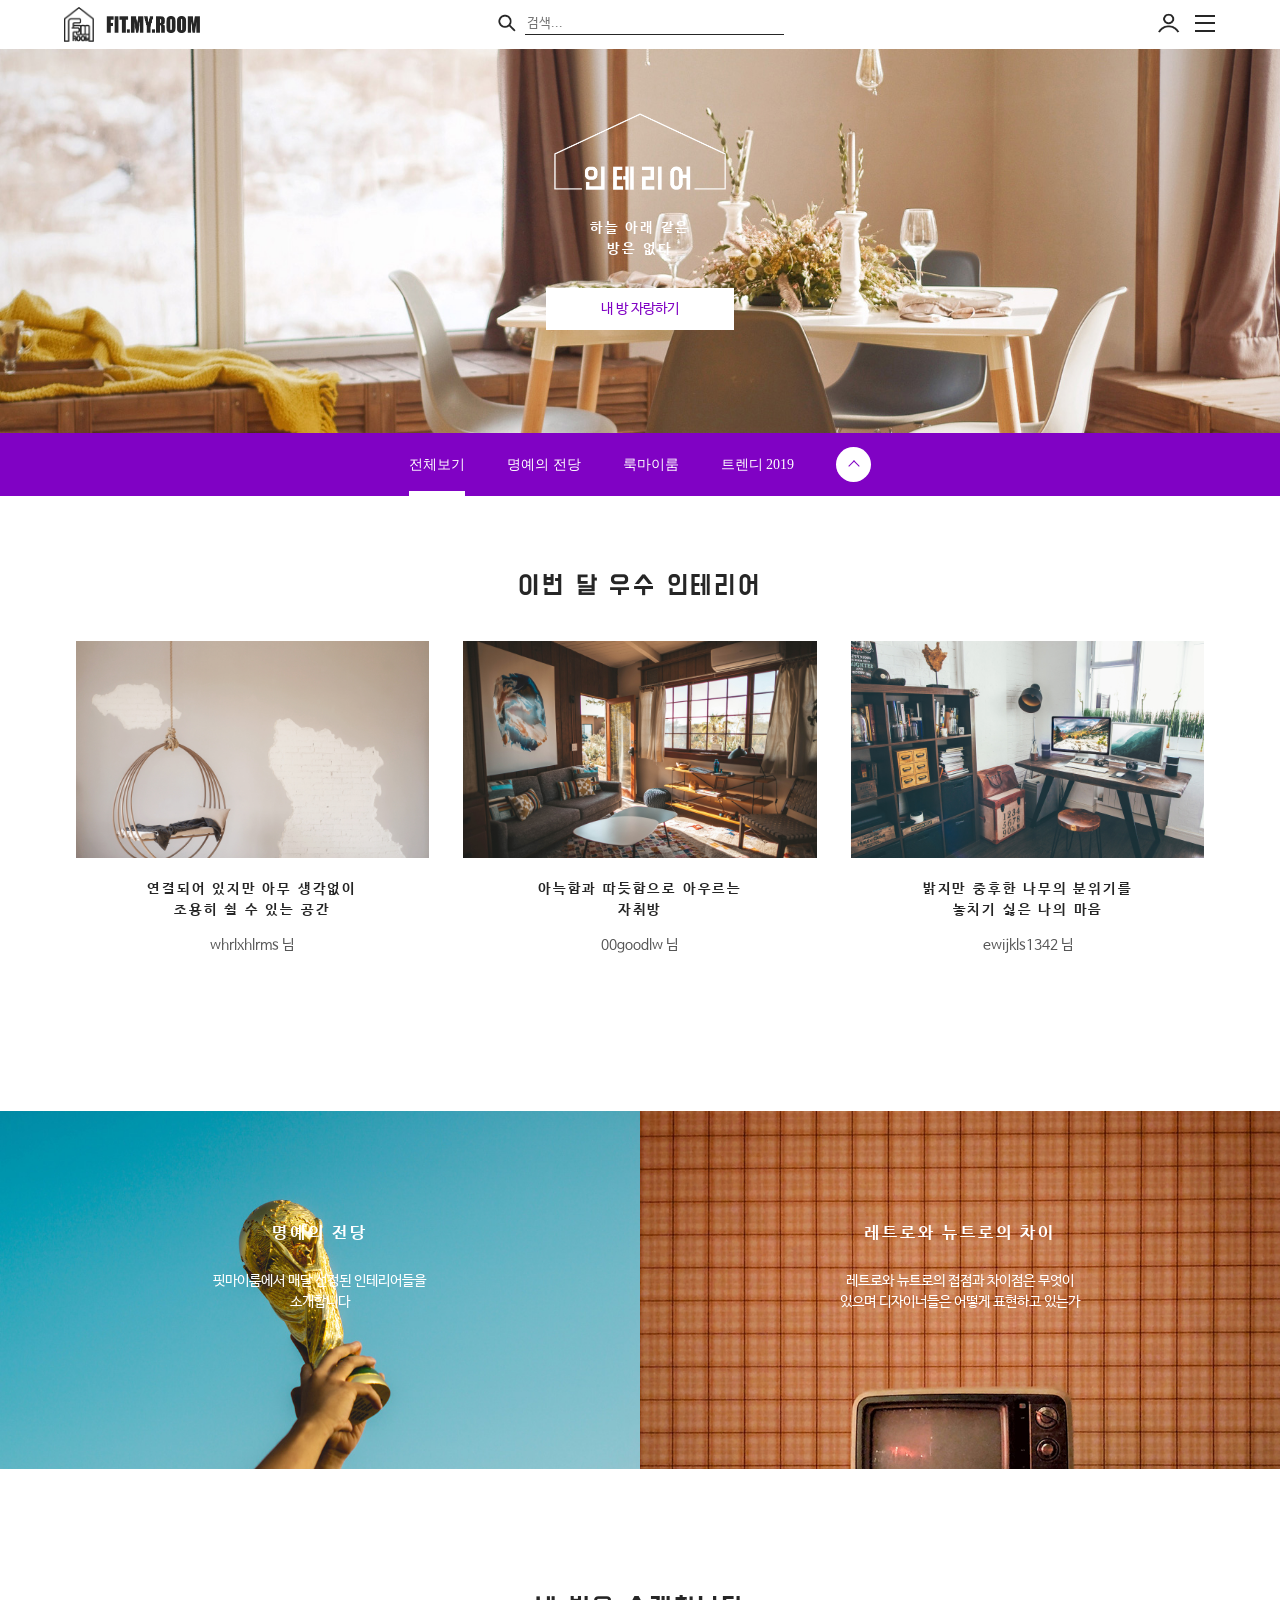
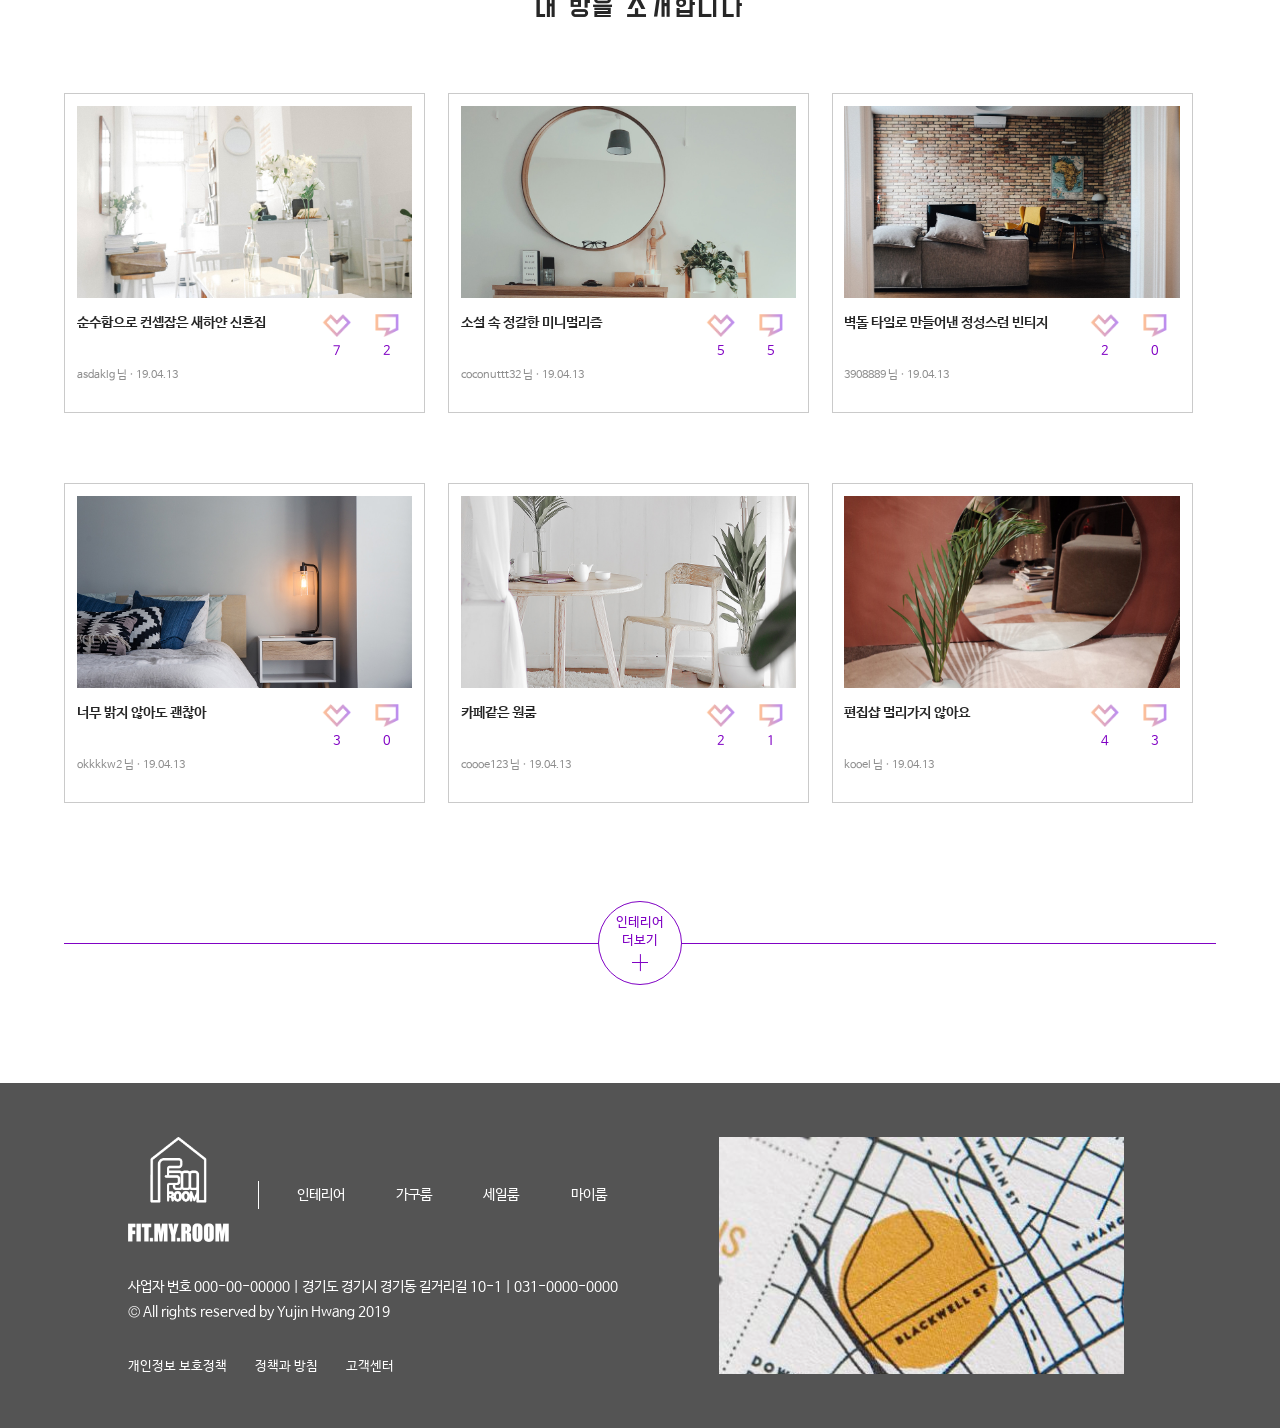
<file: interior/index.html>
<!DOCTYPE html>
<html lang="ko">
<head>
	<meta charset="UTF-8">
	<meta http-equiv="Content-Type" content="text/html; charset=utf-8" />
	<meta name="viewport" content="width=device-width, initial-scale=1, shrink-to-fit=no">
	<meta name="author" content="Yujin Hwang" />
	<meta name="description" content="Study case for my portfolio" />
	<meta name="Resource-type" content="Document" />
	<meta http-equiv="X-UA-Compatible" content="IE=edge" />
	<meta property="og:title" content="핏마이룸">
	<meta property="og:image" content="https://majinmaru.github.io/fitmyroom/common/images/og.jpg">
	<meta property="og:description" content="인테리어 공유 기반 가구 쇼핑몰">
	<title>FIT-MY-ROOM:INTERIOR</title>
	<link rel="stylesheet" type="text/css" href="https://majinmaru.github.io/fitmyroom/vendor/stylesheets/reset.css" />
	<link rel="stylesheet" type="text/css" href="https://majinmaru.github.io/fitmyroom/common/stylesheets/css/header.css" />
	<link rel="stylesheet" type="text/css" href="stylesheets/css/index.css" />
	<link rel="stylesheet" type="text/css" href="https://majinmaru.github.io/fitmyroom/common/stylesheets/css/footer.css" />
	<link rel="stylesheet" type="text/css" href="https://majinmaru.github.io/fitmyroom/lib/stylesheets/jquery.mCustomScrollbar.css" />
	<script src="https://ajax.googleapis.com/ajax/libs/jquery/1.8.3/jquery.min.js"></script>
	<script type="text/javascript" src="https://majinmaru.github.io/fitmyroom/lib/javascripts/jquery.mCustomScrollbar.concat.min.js"></script>
</head>
<body>
	<header class="header">
		<div class="nav">
			<div class="nav-left">
				<a href="https://majinmaru.github.io/fitmyroom/home/index.html" class="nav-left__symbol">
					<img src="https://majinmaru.github.io/fitmyroom/common/images/symbol.png" />
				</a>
				<a href="https://majinmaru.github.io/fitmyroom/home/index.html" class="nav-left__logo">
					<img src="https://majinmaru.github.io/fitmyroom/common/images/logo.png" />
				</a>
			</div>
			<div class="nav-center">
				<div class="nav-center__search-icon">
					<img src="https://majinmaru.github.io/fitmyroom/common/images/search-icon.png" />
				</div>
				<div class="nav-center__search-input">
					<input type="text" name="검색" placeholder="검색...">
				</div>
			</div>
			<div class="nav-right">
				<div class="nav-right__login">
					<img src="https://majinmaru.github.io/fitmyroom/common/images/login.png" />
				</div>
				<div class="nav-right__menu">
					<span></span>
					<span></span>
					<span></span>
				</div>
			</div>
		</div>
		<div class="bottom">
			<div class="bottom-gnb">
				<ul class="gnb-list">
					<li class="gnb-list__tab">
						<span>인테리어</span>
					</li>
					<li class="gnb-list__tab">
						<span>가구룸</span>
					</li>
					<li class="gnb-list__tab">
						<span>세일룸</span>
					</li>
					<li class="gnb-list__tab">
						<span>마이룸</span>
					</li>
				</ul>
				<div class="gnb-content">
					<div class="gnb-content__box">
						<a href="https://majinmaru.github.io/fitmyroom/interior/index.html" class="box-goto">
							<span>전체보기</span>
						</a>
						<a href="#" class="box-goto">
							<span>명예의 전당</span>
						</a>
						<a href="#" class="box-goto">
							<span>트렌드 2019</span>
						</a>
						<a href="#" class="box-goto">
							<span>룩마이룸</span>
						</a>
					</div>
					<div class="gnb-content__box">
						<a href="https://majinmaru.github.io/fitmyroom/furniture/index.html" class="box-goto">
							<span>전체보기</span>
						</a>
						<a href="#" class="box-goto">
							<span>디자이너 가구</span>
						</a>
						<a href="#" class="box-goto">
							<span>침실</span>
						</a>
						<a href="#" class="box-goto">
							<span>거실</span>
						</a>
						<a href="#" class="box-goto">
							<span>서재</span>
						</a>
						<a href="#" class="box-goto">
							<span>주방</span>
						</a>
						<a href="#" class="box-goto">
							<span>인테리어 소품</span>
						</a>
					</div>
					<div class="gnb-content__box">
						<a href="#" class="box-goto">
							<span>전체보기</span>
						</a>
						<a href="#" class="box-goto">
							<span>2019 S/S 기획전</span>
						</a>
						<a href="#" class="box-goto">
							<span>타임세일</span>
						</a>
						<a href="#" class="box-goto">
							<span>클리어런스</span>
						</a>
					</div>
					<div class="gnb-content__box">
						<a href="#" class="box-goto">
							<span>로그인</span>
						</a>
						<a href="#" class="box-goto">
							<span>마이페이지</span>
						</a>
						<a href="#" class="box-goto">
							<span>장바구니</span>
						</a>
					</div>
				</div>
			</div>
			<div class="bottom-ad">
				<img src="https://majinmaru.github.io/fitmyroom/common/images/nav-ad.jpg">
				<p class="ad-text">2019 S/S 조명</p>
			</div>
		</div>
	</header>
	<section class="main">
		<div class="main-bg">
			<img src="./images/main-bg.jpg" />
		</div>
		<div class="main-text">
			<div class="main-text__title">
				<img src="./images/title.png" />
			</div>
			<div class="main-text__desc">하늘 아래 같은 방은 없다</div>
			<a href="#" class="main-text__btn">내 방 자랑하기</a>
		</div>
	</section>
	<section class="lnb">
		<div class="lnb-list-wrapper">
			<ul class="lnb-list">
				<li class="lnb-tab active"><a href="#">전체보기</a></li>
				<li class="lnb-tab"><a href="#">명예의 전당</a></li>
				<li class="lnb-tab"><a href="#">룩마이룸</a></li>
				<li class="lnb-tab"><a href="#">트렌디 2019</a></li>
				<li class="lnb-top-btn"><span class="scroll-top-btn"></span></li>
			</ul>
		</div>
	</section>
	<section class="winner-of-the-month">
		<h1 class="title-h1">이번 달 우수 인테리어</h1>
		<div class="winner-wrapper">
			<div class="winner-card">
				<div class="winner-card__img">
					<img src="./images/room-1.jpg" />
				</div>
				<a href="#" class="winner-card__title">연결되어 있지만 아무 생각없이 조용히 쉴 수 있는 공간</a>
				<p class="winner-card__user">whrlxhlrms 님</p>
				<div class="winner-card-line litop"></div>
				<div class="winner-card-line lileft"></div>
				<div class="winner-card-line libottom"></div>
				<div class="winner-card-line liright"></div>
			</div>
			<div class="winner-card">
				<div class="winner-card__img">
					<img src="./images/room-2.jpg" />
				</div>
				<a href="room/index.html" class="winner-card__title">아늑함과 따듯함으로 아우르는 자취방</a>
				<p class="winner-card__user">00goodlw 님</p>
				<div class="winner-card-line litop"></div>
				<div class="winner-card-line lileft"></div>
				<div class="winner-card-line libottom"></div>
				<div class="winner-card-line liright"></div>
			</div>
			<div class="winner-card">
				<div class="winner-card__img">
					<img src="./images/room-3.jpg" />
				</div>
				<a href="#" class="winner-card__title">밝지만 중후한 나무의 분위기를 놓치기 싫은 나의 마음</a>
				<p class="winner-card__user">ewijkls1342 님</p>
				<div class="winner-card-line litop"></div>
				<div class="winner-card-line lileft"></div>
				<div class="winner-card-line libottom"></div>
				<div class="winner-card-line liright"></div>
			</div>
		</div>
	</section>
	<section class="quick-tab-wrapper">
		<div class="quick-tab">
			<img src="./images/honor.jpg" />
			<div class="quick-tab__text">
				<h2 class="title-h2">명예의 전당</h2>
				<p class="tab-text-desc">핏마이룸에서 매달 선정된 인테리어들을 소개합니다</p>
			</div>
		</div>
		<div class="quick-tab">
			<img src="./images/trendy.jpg" />
			<div class="quick-tab__text">
				<h2 class="title-h2">레트로와 뉴트로의 차이</h2>
				<p class="tab-text-desc">레트로와 뉴트로의 접점과 차이점은 무엇이 있으며 디자이너들은 어떻게 표현하고 있는가</p>
			</div>
		</div>
	</section>
	<section class="latest">
		<h1 class="title-h1">내 방을 소개합니다</h1>
		<div class="interior-card-wrapper">
			<div class="interior-card">
				<div class="interior-card__img">
					<img src="./images/room-4.jpg" />
				</div>
				<div class="interior-card__text">
					<div class="text-content">
						<div class="content-title">
							<p class="title-text">순수함으로 컨셉잡은 새하얀 신혼집</p>
						</div>
						<div class="content-user">asdaklg 님 · 19.04.13</div>
					</div>
					<div class="text-icon">
						<div class="icon-tab">
							<div class="icon-tab__img">
								<img src="../common/images/icon-pick.png" />
							</div>
							<div class="icon-tab__num">7</div>
						</div>
						<div class="icon-tab">
							<div class="icon-tab__img">
								<img src="../common/images/icon-reply.png" />
							</div>
							<div class="icon-tab__num">2</div>
						</div>
					</div>
				</div>
			</div>
			<div class="interior-card">
				<div class="interior-card__img">
					<img src="./images/room-5.jpg" />
				</div>
				<div class="interior-card__text">
					<div class="text-content">
						<div class="content-title">
							<p class="title-text">소설 속 정갈한 미니멀리즘</p>
						</div>
						<div class="content-user">coconuttt32 님 · 19.04.13</div>
					</div>
					<div class="text-icon">
						<div class="icon-tab">
							<div class="icon-tab__img">
								<img src="../common/images/icon-pick.png" />
							</div>
							<div class="icon-tab__num">5</div>
						</div>
						<div class="icon-tab">
							<div class="icon-tab__img">
								<img src="../common/images/icon-reply.png" />
							</div>
							<div class="icon-tab__num">5</div>
						</div>
					</div>
				</div>
			</div>
			<div class="interior-card">
				<div class="interior-card__img">
					<img src="./images/room-6.jpg" />
				</div>
				<div class="interior-card__text">
					<div class="text-content">
						<div class="content-title">
							<p class="title-text">벽돌 타일로 만들어낸 정성스런 빈티지</p>
						</div>
						<div class="content-user">3908889 님 · 19.04.13</div>
					</div>
					<div class="text-icon">
						<div class="icon-tab">
							<div class="icon-tab__img">
								<img src="../common/images/icon-pick.png" />
							</div>
							<div class="icon-tab__num">2</div>
						</div>
						<div class="icon-tab">
							<div class="icon-tab__img">
								<img src="../common/images/icon-reply.png" />
							</div>
							<div class="icon-tab__num">0</div>
						</div>
					</div>
				</div>
			</div>			
			<div class="interior-card">
				<div class="interior-card__img">
					<img src="./images/room-8.jpg" />
				</div>
				<div class="interior-card__text">
					<div class="text-content">
						<div class="content-title">
							<p class="title-text">너무 밝지 않아도 괜찮아</p>
						</div>
						<div class="content-user">okkkkw2 님 · 19.04.13</div>
					</div>
					<div class="text-icon">
						<div class="icon-tab">
							<div class="icon-tab__img">
								<img src="../common/images/icon-pick.png" />
							</div>
							<div class="icon-tab__num">3</div>
						</div>
						<div class="icon-tab">
							<div class="icon-tab__img">
								<img src="../common/images/icon-reply.png" />
							</div>
							<div class="icon-tab__num">0</div>
						</div>
					</div>
				</div>
			</div>
			<div class="interior-card">
				<div class="interior-card__img">
					<img src="./images/room-9.jpg" />
				</div>
				<div class="interior-card__text">
					<div class="text-content">
						<div class="content-title">
							<p class="title-text">카페같은 원룸</p>
						</div>
						<div class="content-user">coooe123 님 · 19.04.13</div>
					</div>
					<div class="text-icon">
						<div class="icon-tab">
							<div class="icon-tab__img">
								<img src="../common/images/icon-pick.png" />
							</div>
							<div class="icon-tab__num">2</div>
						</div>
						<div class="icon-tab">
							<div class="icon-tab__img">
								<img src="../common/images/icon-reply.png" />
							</div>
							<div class="icon-tab__num">1</div>
						</div>
					</div>
				</div>
			</div>			
			<div class="interior-card">
				<div class="interior-card__img">
					<img src="./images/room-10.jpg" />
				</div>
				<div class="interior-card__text">
					<div class="text-content">
						<div class="content-title">
							<p class="title-text">편집샵 멀리가지 않아요</p>
						</div>
						<div class="content-user">kooel 님 · 19.04.13</div>
					</div>
					<div class="text-icon">
						<div class="icon-tab">
							<div class="icon-tab__img">
								<img src="../common/images/icon-pick.png" />
							</div>
							<div class="icon-tab__num">4</div>
						</div>
						<div class="icon-tab">
							<div class="icon-tab__img">
								<img src="../common/images/icon-reply.png" />
							</div>
							<div class="icon-tab__num">3</div>
						</div>
					</div>
				</div>
			</div>
		</div>
		<div class="interior-card-more">
			<div class="more-line"></div>
			<div class="more-btn">
				<p class="more-btn__text">인테리어<br>더보기</p>
				<span class="more-btn__plus"></span>
			</div>
		</div>
	</section>
	<footer class="footer">
		<div class="footer-info">
			<div class="footer-info__top">
				<a href="https://majinmaru.github.io/fitmyroom/home/index.html" class="top-logo">
					<img src="https://majinmaru.github.io/fitmyroom/common/images/logo-full-white.png" alt="로고" />
				</a>
				<div class="top-sitemap">
					<div class="top-sitemap__tab">
						<a href="https://majinmaru.github.io/fitmyroom/interior/index.html">인테리어</a>
					</div>
					<div class="top-sitemap__tab">
						<a href="#">가구룸</a>
					</div>
					<div class="top-sitemap__tab">
						<a href="#">세일룸</a>
					</div>
					<div class="top-sitemap__tab">
						<a href="#">마이룸</a>
					</div>
				</div>
			</div>
			<div class="footer-info__bottom">
				<div class="bottom-text">
					<p class="text-company">사업자 번호 000-00-00000  |  경기도 경기시 경기동 길거리길 10-1  |  031-0000-0000</p>
					<p class="text-rights">&copy; All rights reserved by Yujin Hwang 2019</p>
				</div>
				<div class="bottom-tab">
					<span>개인정보 보호정책</span>
					<span>정책과 방침</span>
					<span>고객센터</span>
				</div>
			</div>
		</div>
		<div class="footer-map">
			<div class="footer-map__img"></div>
		</div>
	</footer>
	<script type="text/javascript" src="https://majinmaru.github.io/fitmyroom/common/javascripts/common.js"></script>
	<script type="text/javascript" src="./javascripts/index.js"></script>
</body>
</html>
</file>
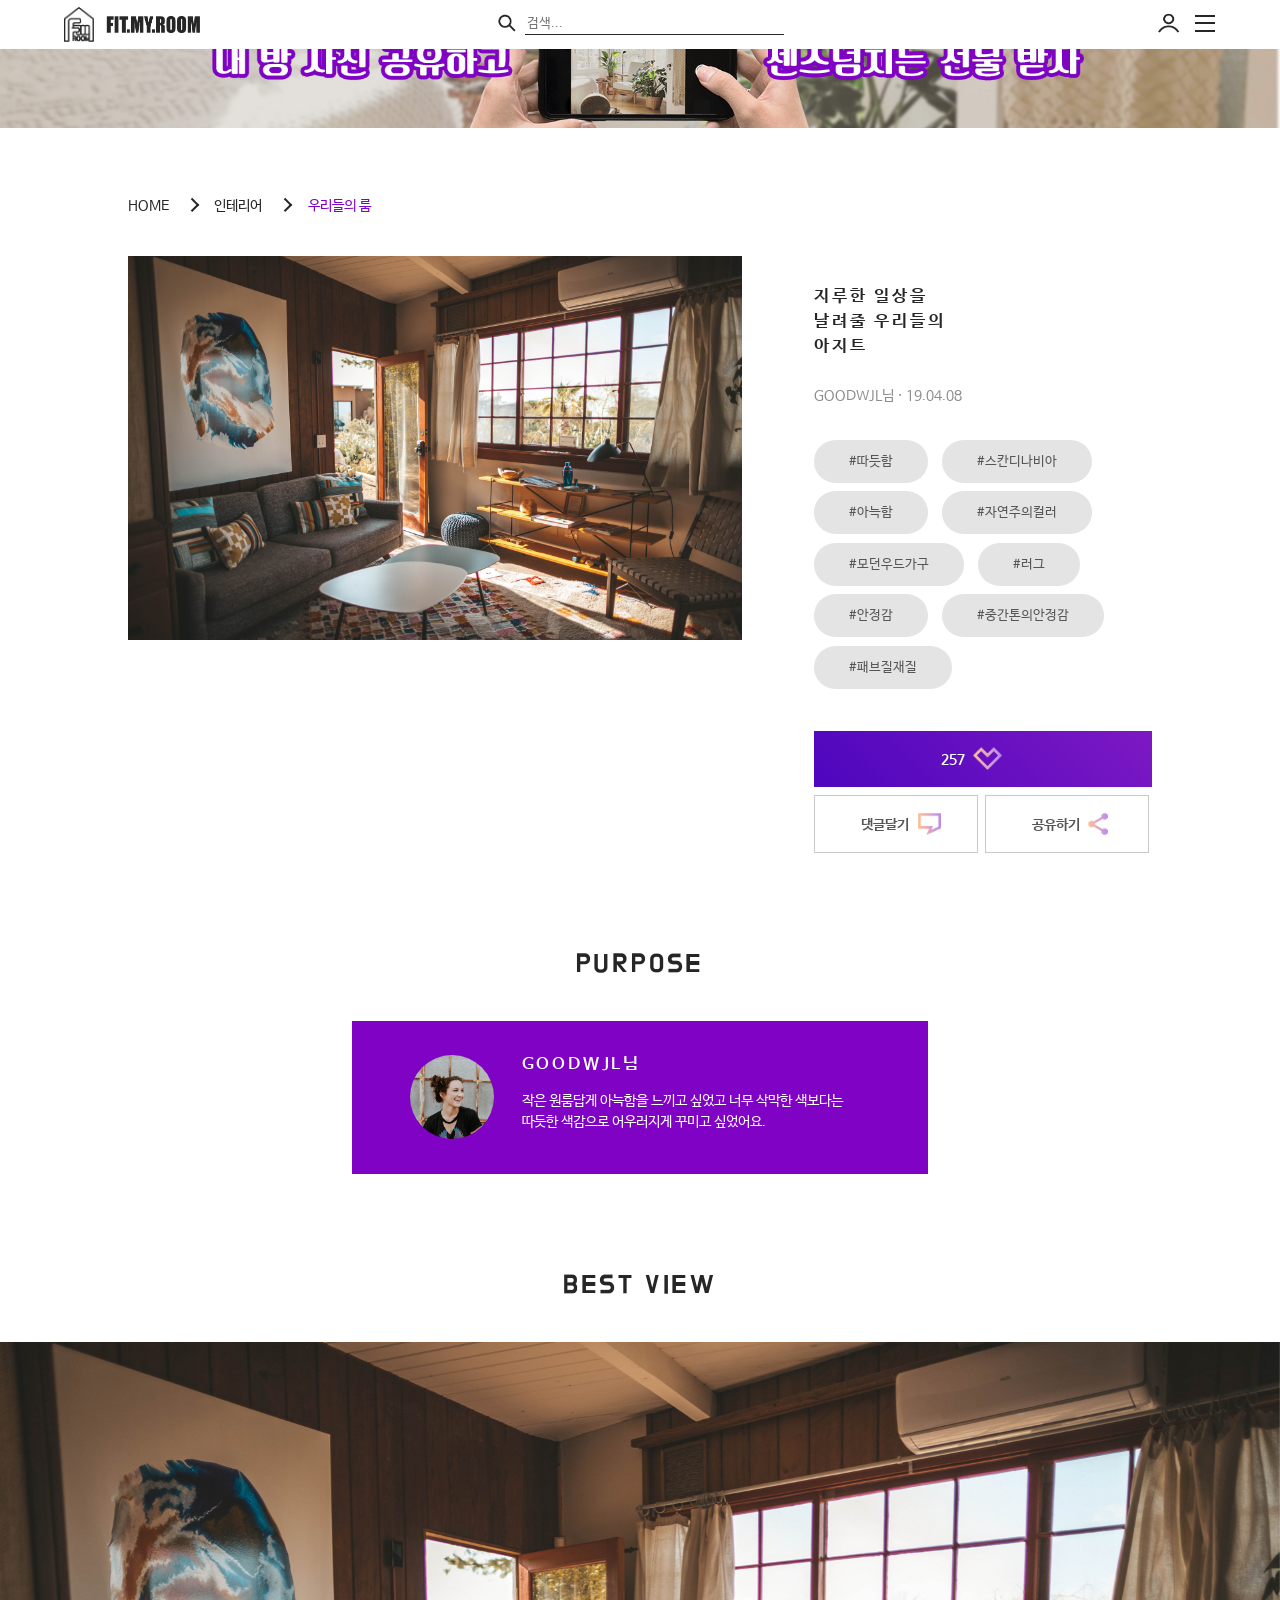
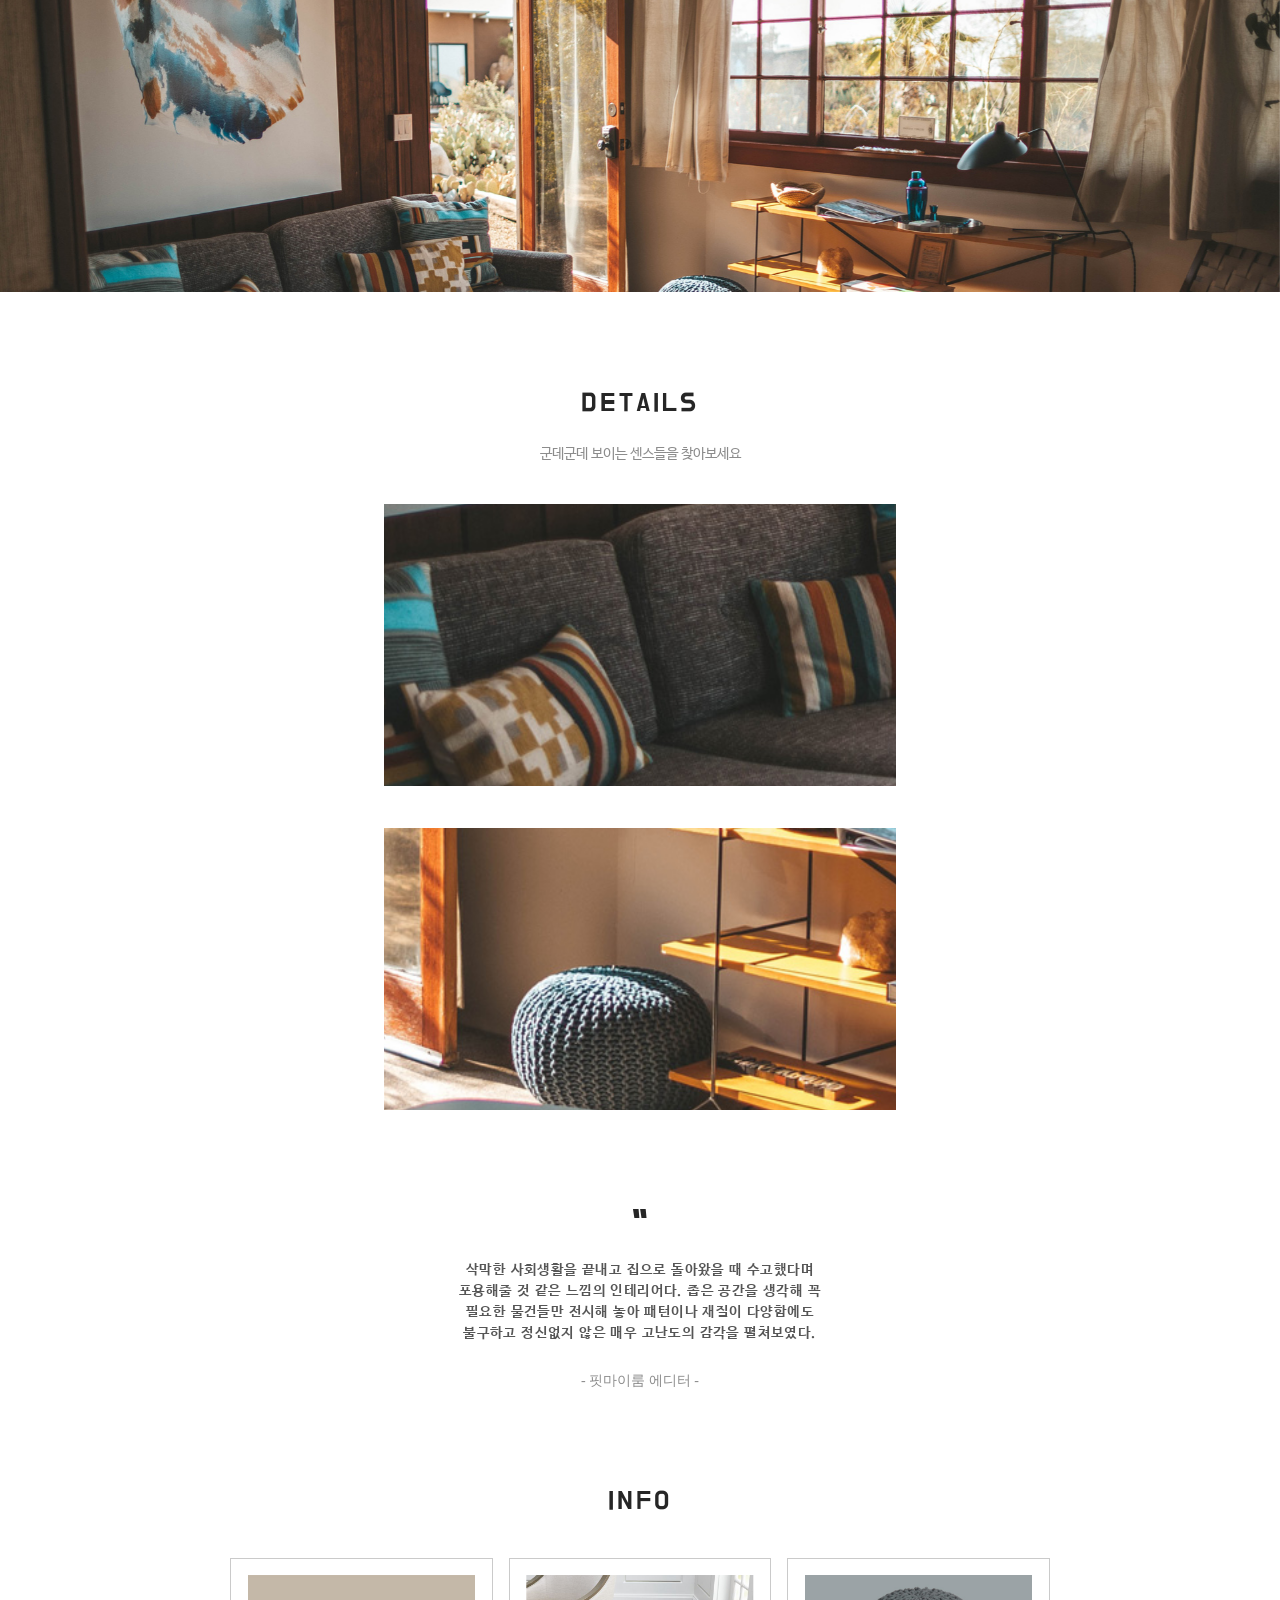
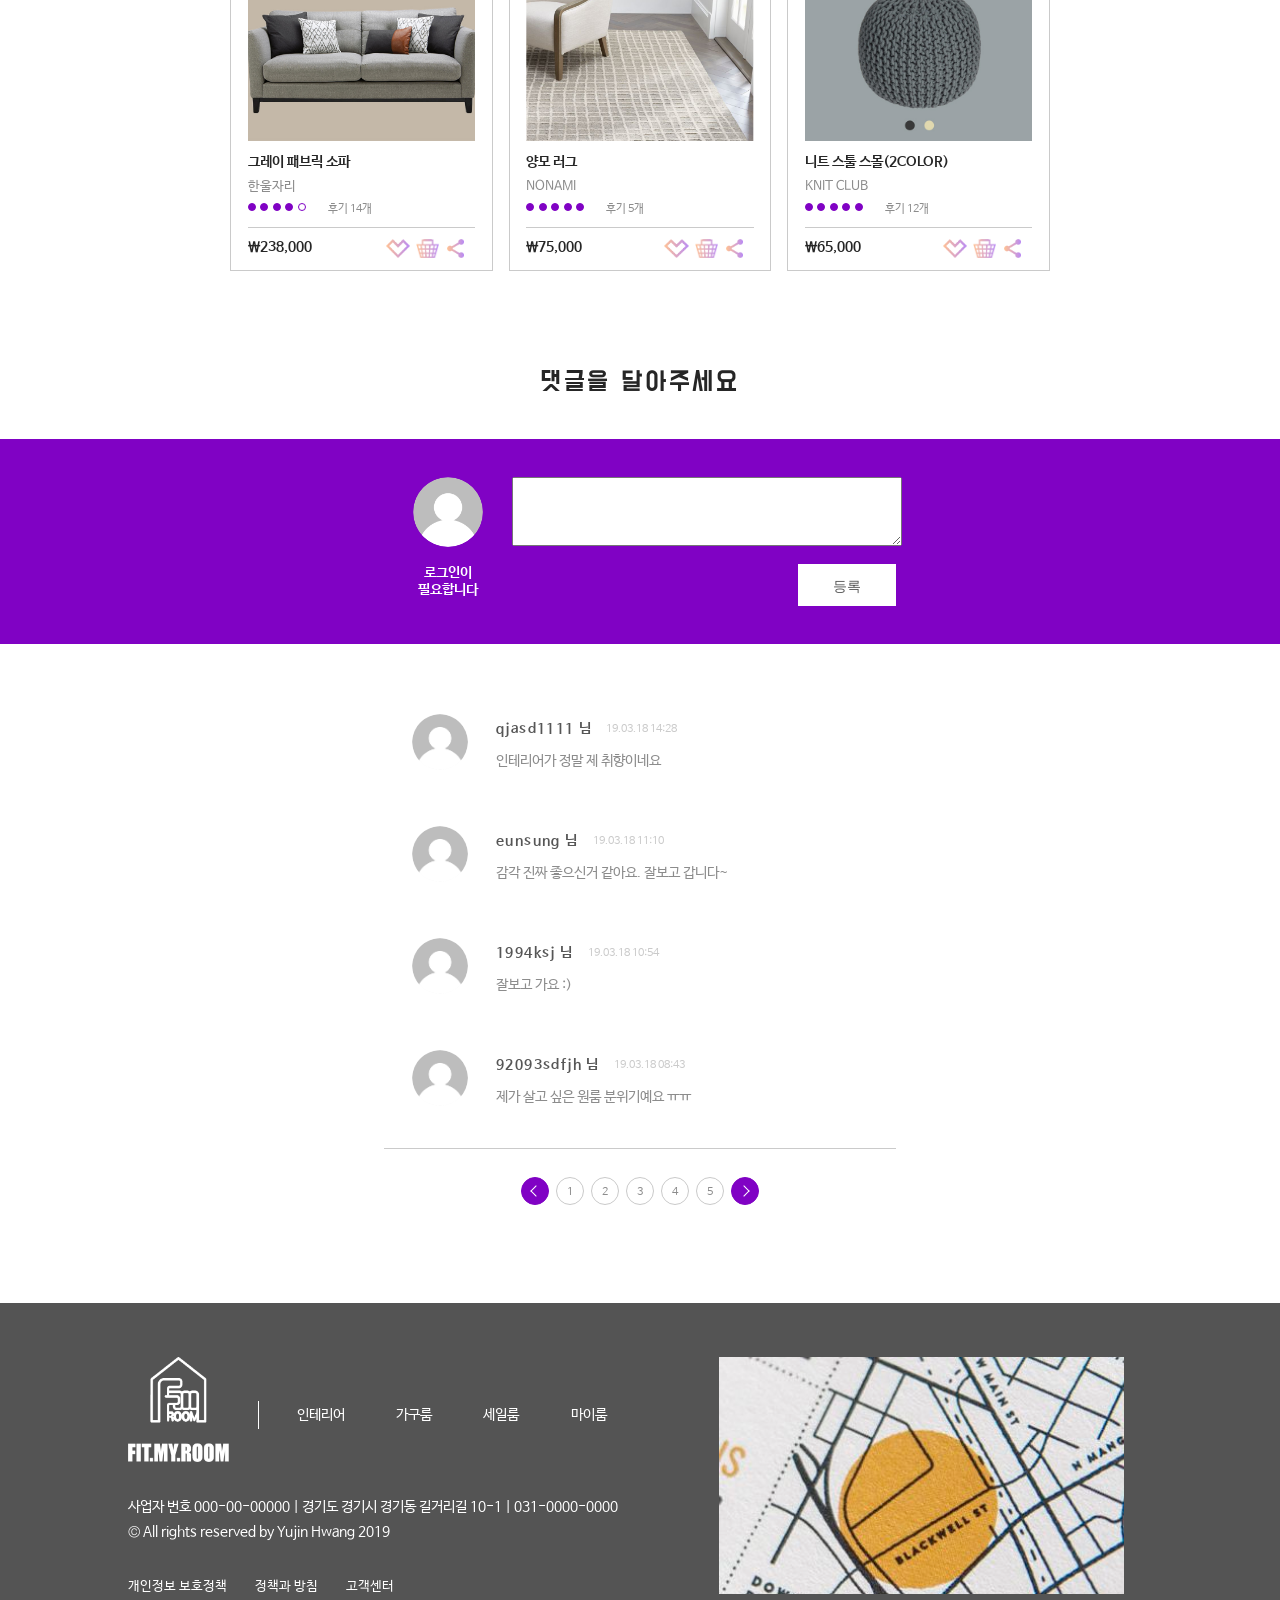
<file: furniture/room/index.html>
<!DOCTYPE html>
<html lang="ko">
<head>
	<meta charset="UTF-8">
	<meta http-equiv="Content-Type" content="text/html; charset=utf-8" />
	<meta name="viewport" content="width=device-width, initial-scale=1, shrink-to-fit=no">
	<meta name="author" content="Yujin Hwang" />
	<meta name="description" content="Study case for my portfolio" />
	<meta name="Resource-type" content="Document" />
	<meta http-equiv="X-UA-Compatible" content="IE=edge" />
	<meta property="og:title" content="핏마이룸">
	<meta property="og:image" content="https://majinmaru.github.io/fitmyroom/common/images/og.jpg">
	<meta property="og:description" content="인테리어 공유 기반 가구 쇼핑몰">
	<title>FIT-MY-ROOM:INTERIOR-ROOM</title>
	<link rel="stylesheet" type="text/css" href="https://majinmaru.github.io/fitmyroom/vendor/stylesheets/reset.css" />
	<link rel="stylesheet" type="text/css" href="https://majinmaru.github.io/fitmyroom/common/stylesheets/css/header.css" />
	<link rel="stylesheet" type="text/css" href="stylesheets/css/index.css" />
	<link rel="stylesheet" type="text/css" href="https://majinmaru.github.io/fitmyroom/common/stylesheets/css/footer.css" />
	<script src="https://ajax.googleapis.com/ajax/libs/jquery/1.8.3/jquery.min.js"></script>
	<script type="text/javascript" src="https://majinmaru.github.io/fitmyroom/lib/javascripts/jquery.paroller.min.js"></script>
</head>
<body>
	<header class="header">
		<div class="nav">
			<div class="nav-left">
				<a href="https://majinmaru.github.io/fitmyroom/home/index.html" class="nav-left__symbol">
					<img src="https://majinmaru.github.io/fitmyroom/common/images/symbol.png" />
				</a>
				<a href="https://majinmaru.github.io/fitmyroom/home/index.html" class="nav-left__logo">
					<img src="https://majinmaru.github.io/fitmyroom/common/images/logo.png" />
				</a>
			</div>
			<div class="nav-center">
				<div class="nav-center__search-icon">
					<img src="https://majinmaru.github.io/fitmyroom/common/images/search-icon.png" />
				</div>
				<div class="nav-center__search-input">
					<input type="text" name="검색" placeholder="검색...">
				</div>
			</div>
			<div class="nav-right">
				<div class="nav-right__login">
					<img src="https://majinmaru.github.io/fitmyroom/common/images/login.png" />
				</div>
				<div class="nav-right__menu">
					<span></span>
					<span></span>
					<span></span>
				</div>
			</div>
		</div>
		<div class="bottom">
			<div class="bottom-gnb">
				<ul class="gnb-list">
					<li class="gnb-list__tab">
						<span>인테리어</span>
					</li>
					<li class="gnb-list__tab">
						<span>가구룸</span>
					</li>
					<li class="gnb-list__tab">
						<span>세일룸</span>
					</li>
					<li class="gnb-list__tab">
						<span>마이룸</span>
					</li>
				</ul>
				<div class="gnb-content">
					<div class="gnb-content__box">
						<a href="https://majinmaru.github.io/fitmyroom/interior/index.html" class="box-goto">
							<span>전체보기</span>
						</a>
						<a href="#" class="box-goto">
							<span>명예의 전당</span>
						</a>
						<a href="#" class="box-goto">
							<span>트렌드 2019</span>
						</a>
						<a href="#" class="box-goto">
							<span>내 방 자랑하기</span>
						</a>
					</div>
					<div class="gnb-content__box">
						<a href="#" class="box-goto">
							<span>전체보기</span>
						</a>
						<a href="#" class="box-goto">
							<span>디자이너 가구</span>
						</a>
						<div class="box-goto nohover">
							<span>가구분류</span>
						</div>
						<ul class="box-goto-category">
							<li class="category-tab">
								<a href="#">침대</a>
							</li>
							<li class="category-tab">
								<a href="#">침구</a>
							</li>
							<li class="category-tab">
								<a href="#">책상</a>
							</li>
							<li class="category-tab">
								<a href="#">의자</a>
							</li>
							<li class="category-tab">
								<a href="#">식탁</a>
							</li>
							<li class="category-tab">
								<a href="#">소파</a>
							</li>
							<li class="category-tab">
								<a href="#">조명</a>
							</li>
							<li class="category-tab">
								<a href="#">커튼</a>
							</li>
							<li class="category-tab">
								<a href="#">러그</a>
							</li>
							<li class="category-tab">
								<a href="#">쿠션</a>
							</li>
							<li class="category-tab">
								<a href="#">인테리어소품</a>
							</li>
						</ul>
					</div>
					<div class="gnb-content__box">
						<a href="#" class="box-goto">
							<span>전체보기</span>
						</a>
						<a href="#" class="box-goto">
							<span>2019 S/S 기획전</span>
						</a>
						<a href="#" class="box-goto">
							<span>타임세일</span>
						</a>
						<a href="#" class="box-goto">
							<span>클리어런스</span>
						</a>
					</div>
					<div class="gnb-content__box">
						<a href="#" class="box-goto">
							<span>로그인</span>
						</a>
						<a href="#" class="box-goto">
							<span>마이페이지</span>
						</a>
						<a href="#" class="box-goto">
							<span>장바구니</span>
						</a>
					</div>
				</div>
			</div>
			<div class="bottom-ad">
				<img src="https://majinmaru.github.io/fitmyroom/common/images/nav-ad.jpg">
				<p class="ad-text">2019 S/S 조명</p>
			</div>
		</div>
	</header>
	<section class="ad">
		<img src="./images/ad.jpg" />
	</section>
	<section class="page-navigation">
		<a href="https://majinmaru.github.io/fitmyroom/home/index.html">HOME</a>
		<span class="page-navigation__arrow"></span>
		<a href="https://majinmaru.github.io/fitmyroom/interior/index.html">인테리어</a>
		<span class="page-navigation__arrow"></span>
		<span class="current-page">우리들의 룸</span>
	</section>
	<section class="main">
		<div class="main-img">
			<img src="./images/room-2.jpg" />
		</div>
		<div class="main-content">
			<h2 class="content-title-h2">지루한 일상을 날려줄 우리들의 아지트</h2>
			<p class="content-user">GOODWJL님 · 19.04.08</p>
			<div class="content-hashtag">
				<span class="hashtag-tab">#따듯함</span>
				<span class="hashtag-tab">#스칸디나비아</span>
				<span class="hashtag-tab">#아늑함</span>
				<span class="hashtag-tab">#자연주의컬러</span>
				<span class="hashtag-tab">#모던우드가구</span>
				<span class="hashtag-tab">#러그</span>
				<span class="hashtag-tab">#안정감</span>
				<span class="hashtag-tab">#중간톤의안정감</span>
				<span class="hashtag-tab">#패브질재질</span>
			</div>
			<div class="content-pick-btn">				
				<p class="pick-btn__num">257</p>
				<div class="pick-btn__icon">
					<img src="https://majinmaru.github.io/fitmyroom/common/images/icon-pick.png" />
				</div>
			</div>
			<div class="content-btns">
				<div class="btns-btn">
					<p class="btn-text">댓글달기</p>
					<div class="btn-icon">
						<img src="https://majinmaru.github.io/fitmyroom/common/images/icon-reply.png" />
					</div>
				</div>
				<div class="btns-btn">
					<p class="btn-text">공유하기</p>
					<div class="btn-icon">
						<img src="https://majinmaru.github.io/fitmyroom/common/images/icon-share.png" />
					</div>
				</div>
			</div>
		</div>
	</section>
	<section class="contents">
		<div class="content-wrapper purpose">
			<h1 class="title-h1">PURPOSE</h1>
			<div class="purpose-box">
				<div class="purpose-box__user">
					<img src="./images/profile.jpg" />
				</div>
				<div class="purpose-box__text">
					<p class="box-text__username">GOODWJL님</p>
					<p class="box-text__desc">작은 원룸답게 아늑함을 느끼고 싶었고 너무 삭막한 색보다는 따듯한 색감으로 어우러지게 꾸미고 싶었어요.</p>
				</div>
			</div>
		</div>
		<div class="content-wrapper bestview">
			<h1 class="title-h1">BEST VIEW</h1>
			<div class="bestview-img">
				<img src="./images/room-2.jpg" />
			</div>
		</div>
		<div class="content-wrapper details">
			<h1 class="title-h1">DETAILS</h1>
			<p class="details-desc">군데군데 보이는 센스들을 찾아보세요</p>
			<div class="details-img">
				<img src="./images/room-2.jpg" />
			</div>
			<div class="details-img">
				<img src="./images/room-2.jpg" />
			</div>
		</div>
		<div class="editor-comment">
			<span>"</span>
			<p class="comment-text">삭막한 사회생활을 끝내고 집으로 돌아왔을 때 수고했다며 포용해줄 것 같은 느낌의 인테리어다. 좁은 공간을 생각해 꼭 필요한 물건들만 전시해 놓아 패턴이나 재질이 다양함에도 불구하고 정신없지 않은 매우 고난도의 감각을 펼쳐보였다.</p>
			<p class="comment-by">- 핏마이룸 에디터 -</p>
		</div>
	</section>
	<section class="info">
		<h1 class="title-h1">INFO</h1>
		<div class="info-item-wrapper">
			<div class="info-item">
				<div class="info-item__img">
					<img src="./images/info-sofa.jpg" />
				</div>
				<div class="info-item__text">
					<h2 class="text-product-title">그레이 패브릭 소파</h2>
					<p class="text-product-brand">한울자리</p>
					<div class="text-product-eval">
						<div class="eval-graphic">
							<span class="circle full"></span>
							<span class="circle full"></span>
							<span class="circle full"></span>
							<span class="circle full"></span>
							<span class="circle half"></span>
						</div>
						<div class="eval-review">후기 14개</div>
					</div>
					<div class="text-product-info">
						<div class="info-price">&#8361;238,000</div>
						<div class="info-icon">
							<div class="info-icon__tab">
								<img src="https://majinmaru.github.io/fitmyroom/common/images/icon-pick.png" />
							</div>
							<div class="info-icon__tab">
								<img src="https://majinmaru.github.io/fitmyroom/common/images/icon-cart.png" />
							</div>
							<div class="info-icon__tab">
								<img src="https://majinmaru.github.io/fitmyroom/common/images/icon-share.png" />
							</div>
						</div>
					</div>
				</div>
			</div>
			<div class="info-item">
				<div class="info-item__img">
					<img src="./images/info-rug.jpg" />
				</div>
				<div class="info-item__text">
					<h2 class="text-product-title">양모 러그</h2>
					<p class="text-product-brand">NONAMI</p>
					<div class="text-product-eval">
						<div class="eval-graphic">
							<span class="circle full"></span>
							<span class="circle full"></span>
							<span class="circle full"></span>
							<span class="circle full"></span>
							<span class="circle full"></span>
						</div>
						<div class="eval-review">후기 5개</div>
					</div>
					<div class="text-product-info">
						<div class="info-price">&#8361;75,000</div>
						<div class="info-icon">
							<div class="info-icon__tab">
								<img src="https://majinmaru.github.io/fitmyroom/common/images/icon-pick.png" />
							</div>
							<div class="info-icon__tab">
								<img src="https://majinmaru.github.io/fitmyroom/common/images/icon-cart.png" />
							</div>
							<div class="info-icon__tab">
								<img src="https://majinmaru.github.io/fitmyroom/common/images/icon-share.png" />
							</div>
						</div>
					</div>
				</div>
			</div>
			<div class="info-item">
				<div class="info-item__img">
					<img src="./images/info-stool.jpg" />
				</div>
				<div class="info-item__text">
					<h2 class="text-product-title">니트 스툴 스몰(2COLOR)</h2>
					<p class="text-product-brand">KNIT CLUB</p>
					<div class="text-product-eval">
						<div class="eval-graphic">
							<span class="circle full"></span>
							<span class="circle full"></span>
							<span class="circle full"></span>
							<span class="circle full"></span>
							<span class="circle full"></span>
						</div>
						<div class="eval-review">후기 12개</div>
					</div>
					<div class="text-product-info">
						<div class="info-price">&#8361;65,000</div>
						<div class="info-icon">
							<div class="info-icon__tab">
								<img src="https://majinmaru.github.io/fitmyroom/common/images/icon-pick.png" />
							</div>
							<div class="info-icon__tab">
								<img src="https://majinmaru.github.io/fitmyroom/common/images/icon-cart.png" />
							</div>
							<div class="info-icon__tab">
								<img src="https://majinmaru.github.io/fitmyroom/common/images/icon-share.png" />
							</div>
						</div>
					</div>
				</div>
			</div>
		</div>
	</section>
	<section class="reply">
		<h1 class="title-h1">댓글을 달아주세요</h1>
		<div class="reply-write">
			<div class="write-user">
				<div class="user-profile">
					<img src="https://majinmaru.github.io/fitmyroom/common/images/user-profile.png">
				</div>
				<div class="user-name">로그인이<br>필요합니다</div>
			</div>
			<div class="write-form">
				<textarea name="reply"></textarea>
				<button class="write-form__btn">등록</button>
			</div>
		</div>
		<div class="reply-list">
			<div class="reply-list__content">
				<div class="content-reply">
					<div class="user-profile">
						<img src="https://majinmaru.github.io/fitmyroom/common/images/user-profile.png" />
					</div>
					<div class="user-input">
						<div class="input-userinfo">
							<span class="userinfo-user">qjasd1111 님</span>
							<span class="userinfo-time">19.03.18  14:28</span>
						</div>
						<p class="input-reply">인테리어가 정말 제 취향이네요</p>
					</div>
				</div>
				<div class="content-reply">
					<div class="user-profile">
						<img src="https://majinmaru.github.io/fitmyroom/common/images/user-profile.png" />
					</div>
					<div class="user-input">
						<div class="input-userinfo">
							<span class="userinfo-user">eunsung 님</span>
							<span class="userinfo-time">19.03.18  11:10</span>
						</div>
						<p class="input-reply">감각 진짜 좋으신거 같아요. 잘보고 갑니다~</p>
					</div>
				</div>
				<div class="content-reply">
					<div class="user-profile">
						<img src="https://majinmaru.github.io/fitmyroom/common/images/user-profile.png" />
					</div>
					<div class="user-input">
						<div class="input-userinfo">
							<span class="userinfo-user">1994ksj 님</span>
							<span class="userinfo-time">19.03.18  10:54</span>
						</div>
						<p class="input-reply">잘보고 가요 :)</p>
					</div>
				</div>
				<div class="content-reply">
					<div class="user-profile">
						<img src="https://majinmaru.github.io/fitmyroom/common/images/user-profile.png" />
					</div>
					<div class="user-input">
						<div class="input-userinfo">
							<span class="userinfo-user">92093sdfjh 님</span>
							<span class="userinfo-time">19.03.18  08:43</span>
						</div>
						<p class="input-reply">제가 살고 싶은 원룸 분위기예요 ㅠㅠ</p>
					</div>
				</div>
			</div>
			<div class="reply-list__navigation">
				<span class="navi-tab navi-arrow left"></span>
				<span class="navi-tab navi-num">1</span>
				<span class="navi-tab navi-num">2</span>
				<span class="navi-tab navi-num">3</span>
				<span class="navi-tab navi-num">4</span>
				<span class="navi-tab navi-num">5</span>
				<span class="navi-tab navi-arrow right"></span>
			</div>
		</div>
	</section>
	<footer class="footer">
		<div class="footer-info">
			<div class="footer-info__top">
				<a href="https://majinmaru.github.io/fitmyroom/home/index.html" class="top-logo">
					<img src="https://majinmaru.github.io/fitmyroom/common/images/logo-full-white.png" alt="로고" />
				</a>
				<div class="top-sitemap">
					<div class="top-sitemap__tab">
						<a href="https://majinmaru.github.io/fitmyroom/interior/index.html">인테리어</a>
					</div>
					<div class="top-sitemap__tab">
						<a href="#">가구룸</a>
					</div>
					<div class="top-sitemap__tab">
						<a href="#">세일룸</a>
					</div>
					<div class="top-sitemap__tab">
						<a href="#">마이룸</a>
					</div>
				</div>
			</div>
			<div class="footer-info__bottom">
				<div class="bottom-text">
					<p class="text-company">사업자 번호 000-00-00000  |  경기도 경기시 경기동 길거리길 10-1  |  031-0000-0000</p>
					<p class="text-rights">&copy; All rights reserved by Yujin Hwang 2019</p>
				</div>
				<div class="bottom-tab">
					<span>개인정보 보호정책</span>
					<span>정책과 방침</span>
					<span>고객센터</span>
				</div>
			</div>
		</div>
		<div class="footer-map">
			<div class="footer-map__img"></div>
		</div>
	</footer>
	<script type="text/javascript" src="https://majinmaru.github.io/fitmyroom/common/javascripts/common.js"></script>
	<script type="text/javascript" src="./javascripts/index.js"></script>
</body>
</html>
</file>
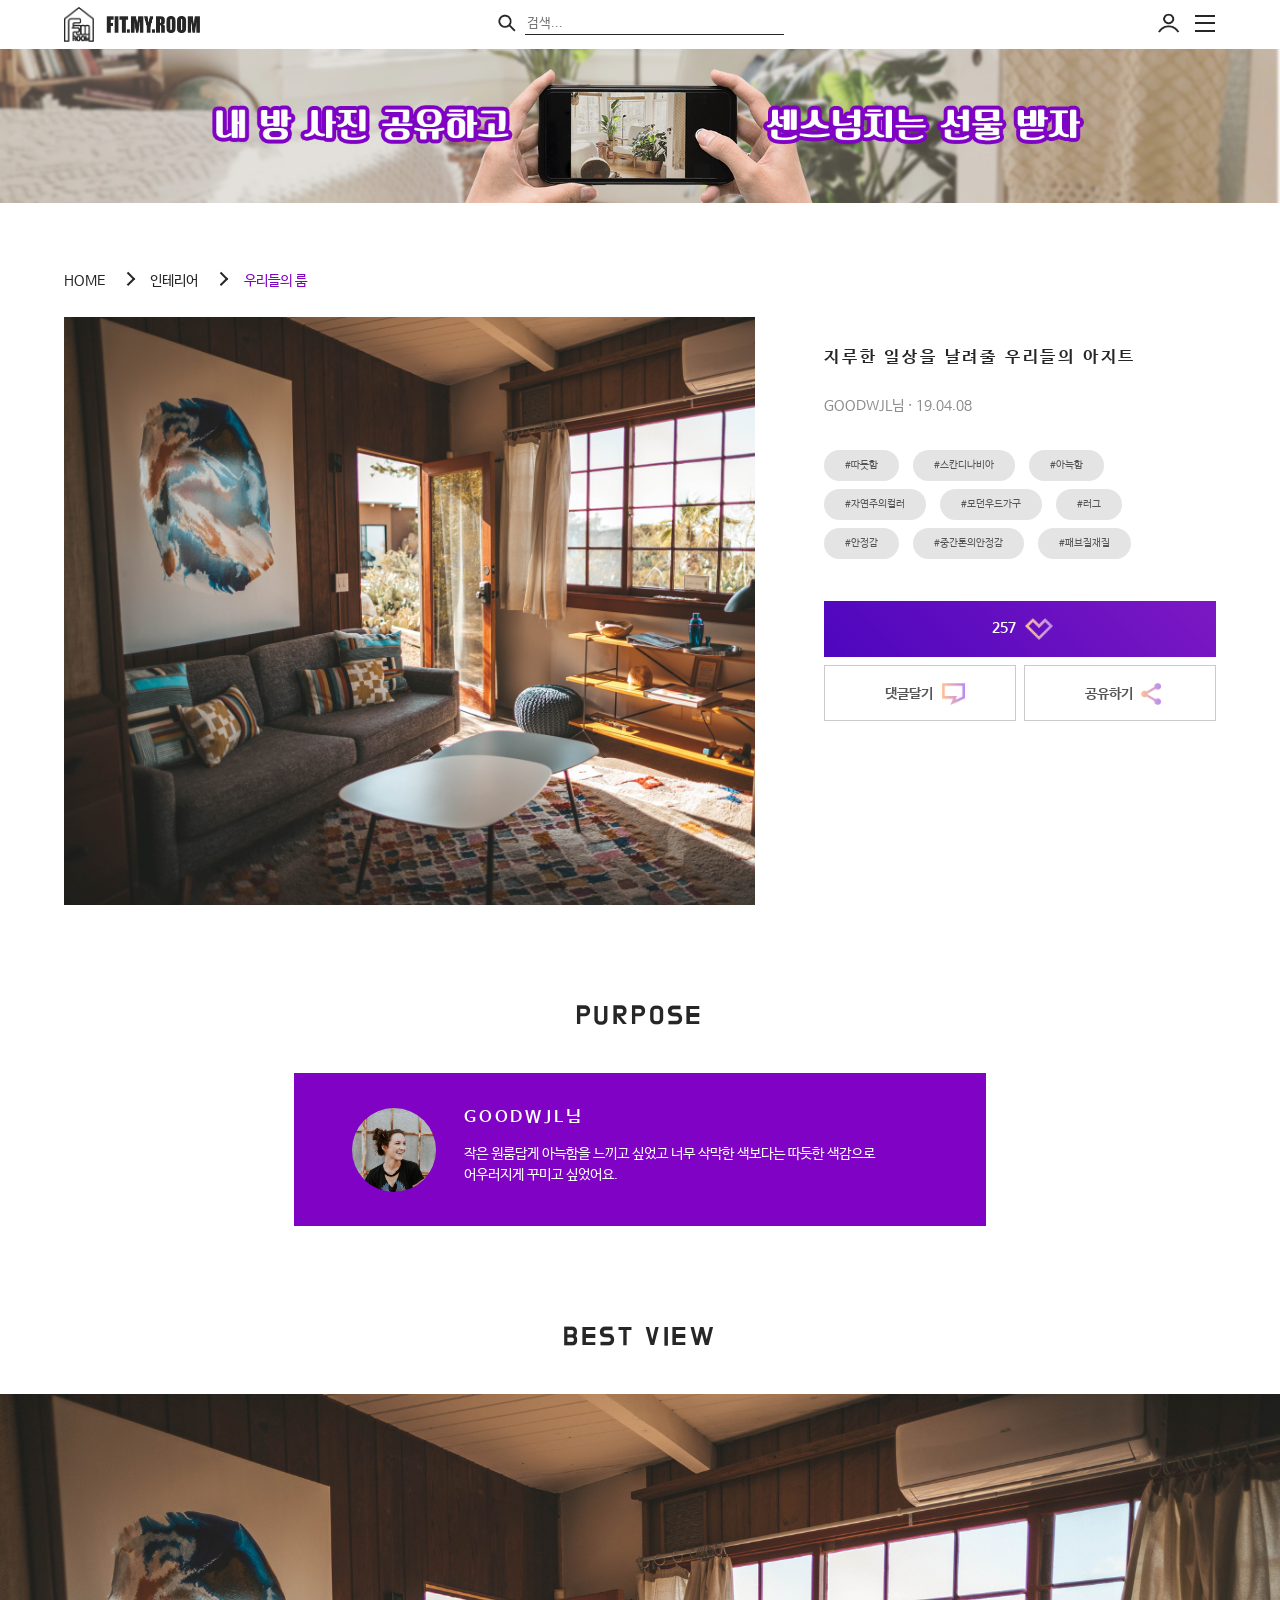
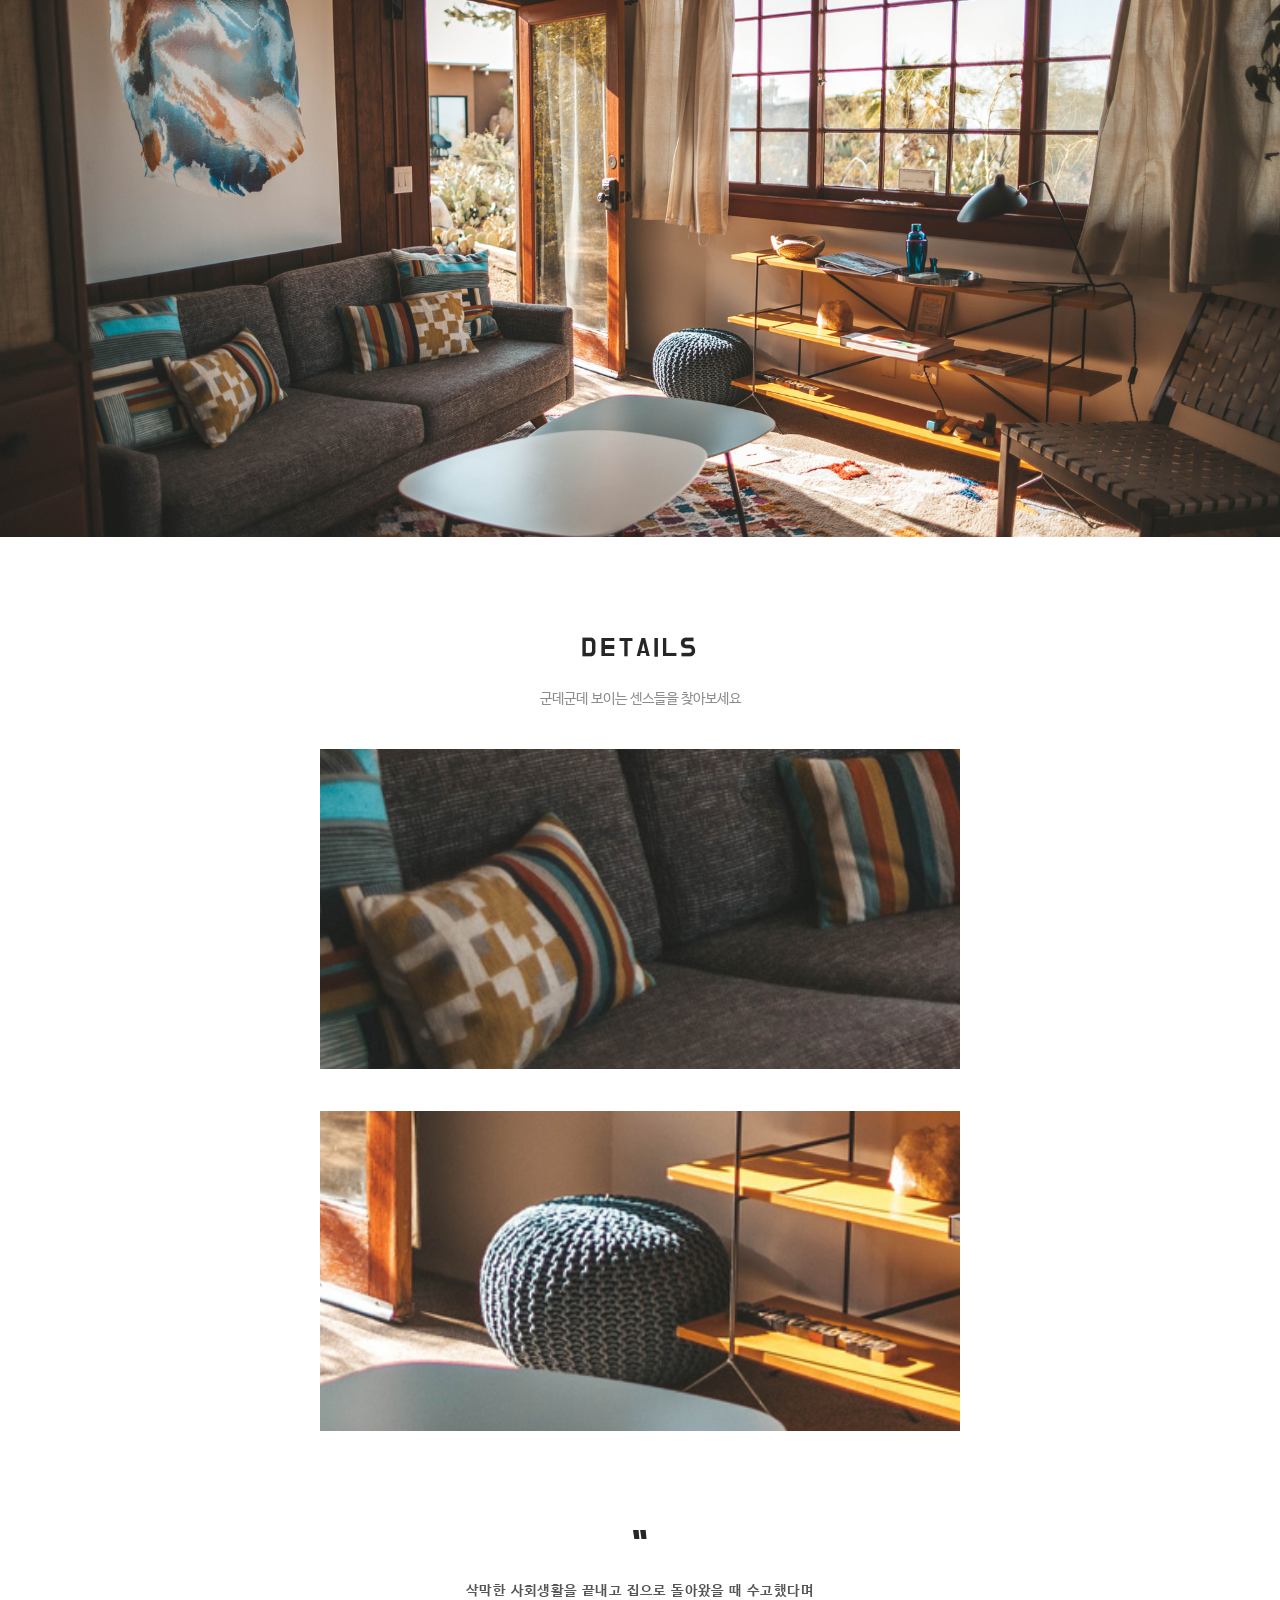
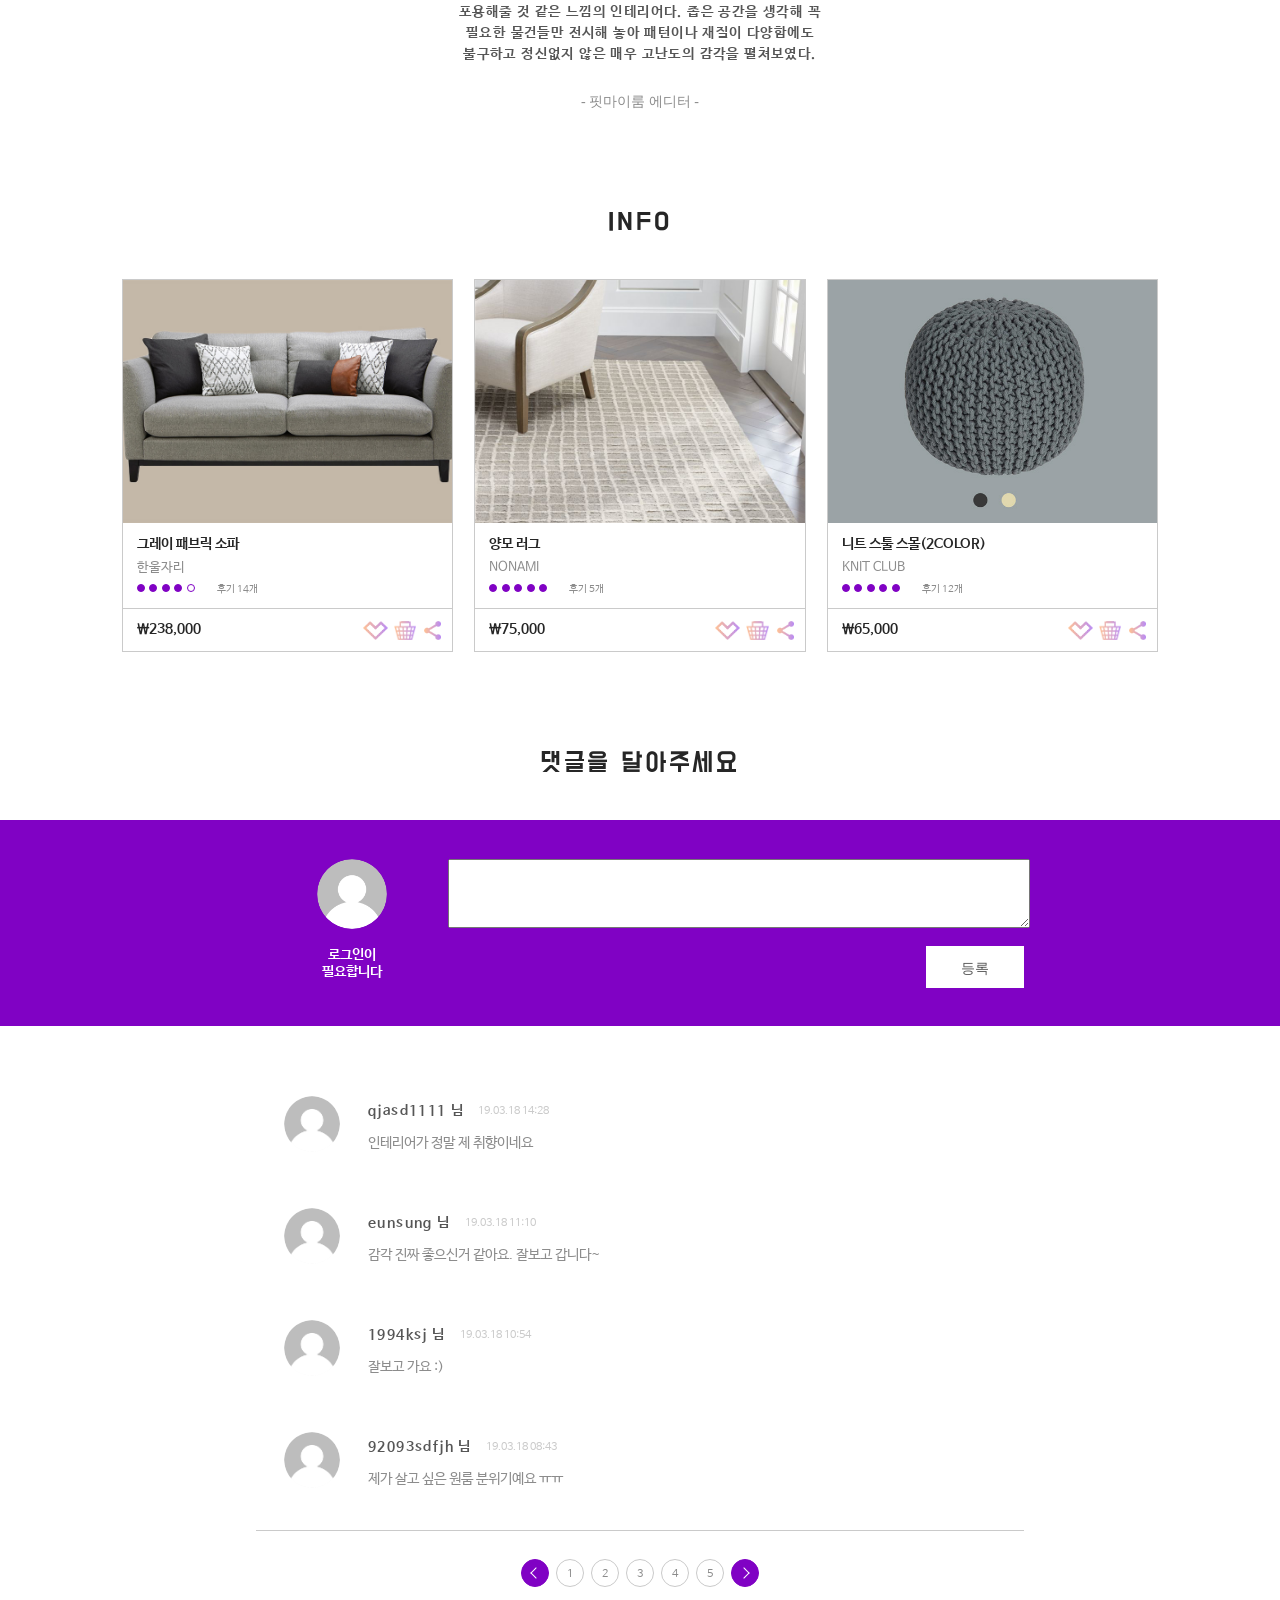
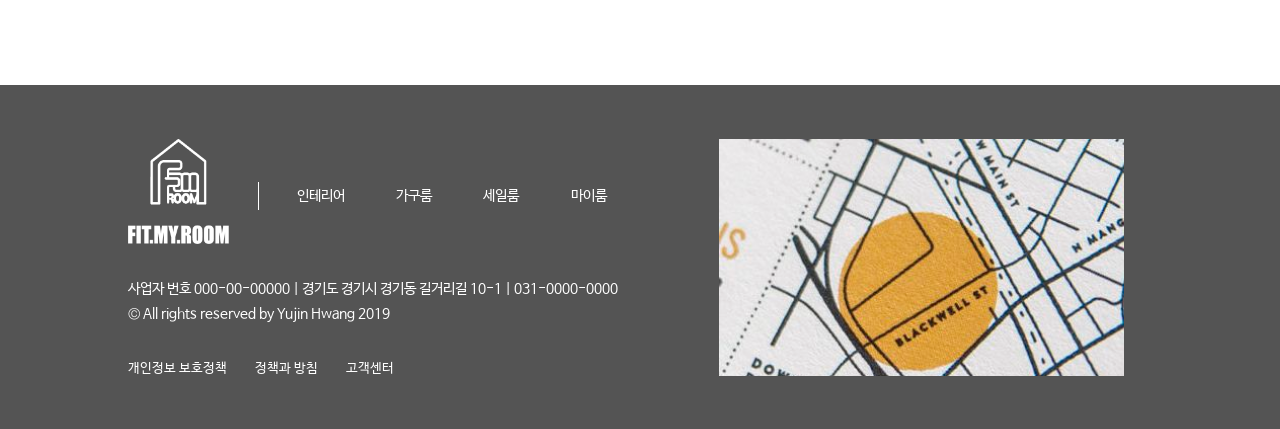
<file: interior/room/index.html>
<!DOCTYPE html>
<html lang="ko">
<head>
	<meta charset="UTF-8">
	<meta http-equiv="Content-Type" content="text/html; charset=utf-8" />
	<meta name="viewport" content="width=device-width, initial-scale=1, shrink-to-fit=no">
	<meta name="author" content="Yujin Hwang" />
	<meta name="description" content="Study case for my portfolio" />
	<meta name="Resource-type" content="Document" />
	<meta http-equiv="X-UA-Compatible" content="IE=edge" />
	<meta property="og:title" content="핏마이룸">
	<meta property="og:image" content="https://majinmaru.github.io/fitmyroom/common/images/og.jpg">
	<meta property="og:description" content="인테리어 공유 기반 가구 쇼핑몰">
	<title>FIT-MY-ROOM:INTERIOR-ROOM</title>
	<link rel="stylesheet" type="text/css" href="https://majinmaru.github.io/fitmyroom/vendor/stylesheets/reset.css" />
	<link rel="stylesheet" type="text/css" href="https://majinmaru.github.io/fitmyroom/common/stylesheets/css/header.css" />
	<link rel="stylesheet" type="text/css" href="stylesheets/css/index.css" />
	<link rel="stylesheet" type="text/css" href="https://majinmaru.github.io/fitmyroom/common/stylesheets/css/footer.css" />
	<script src="https://ajax.googleapis.com/ajax/libs/jquery/1.8.3/jquery.min.js"></script>
	<script type="text/javascript" src="https://majinmaru.github.io/fitmyroom/lib/javascripts/jquery.paroller.min.js"></script>
</head>
<body>
	<header class="header">
		<div class="nav">
			<div class="nav-left">
				<a href="https://majinmaru.github.io/fitmyroom/home/index.html" class="nav-left__symbol">
					<img src="https://majinmaru.github.io/fitmyroom/common/images/symbol.png" />
				</a>
				<a href="https://majinmaru.github.io/fitmyroom/home/index.html" class="nav-left__logo">
					<img src="https://majinmaru.github.io/fitmyroom/common/images/logo.png" />
				</a>
			</div>
			<div class="nav-center">
				<div class="nav-center__search-icon">
					<img src="https://majinmaru.github.io/fitmyroom/common/images/search-icon.png" />
				</div>
				<div class="nav-center__search-input">
					<input type="text" name="검색" placeholder="검색...">
				</div>
			</div>
			<div class="nav-right">
				<div class="nav-right__login">
					<img src="https://majinmaru.github.io/fitmyroom/common/images/login.png" />
				</div>
				<div class="nav-right__menu">
					<span></span>
					<span></span>
					<span></span>
				</div>
			</div>
		</div>
		<div class="bottom">
			<div class="bottom-gnb">
				<ul class="gnb-list">
					<li class="gnb-list__tab">
						<span>인테리어</span>
					</li>
					<li class="gnb-list__tab">
						<span>가구룸</span>
					</li>
					<li class="gnb-list__tab">
						<span>세일룸</span>
					</li>
					<li class="gnb-list__tab">
						<span>마이룸</span>
					</li>
				</ul>
				<div class="gnb-content">
					<div class="gnb-content__box">
						<a href="https://majinmaru.github.io/fitmyroom/interior/index.html" class="box-goto">
							<span>전체보기</span>
						</a>
						<a href="#" class="box-goto">
							<span>명예의 전당</span>
						</a>
						<a href="#" class="box-goto">
							<span>트렌드 2019</span>
						</a>
						<a href="#" class="box-goto">
							<span>내 방 자랑하기</span>
						</a>
					</div>
					<div class="gnb-content__box">
						<a href="#" class="box-goto">
							<span>전체보기</span>
						</a>
						<a href="#" class="box-goto">
							<span>디자이너 가구</span>
						</a>
						<div class="box-goto nohover">
							<span>가구분류</span>
						</div>
						<ul class="box-goto-category">
							<li class="category-tab">
								<a href="#">침대</a>
							</li>
							<li class="category-tab">
								<a href="#">침구</a>
							</li>
							<li class="category-tab">
								<a href="#">책상</a>
							</li>
							<li class="category-tab">
								<a href="#">의자</a>
							</li>
							<li class="category-tab">
								<a href="#">식탁</a>
							</li>
							<li class="category-tab">
								<a href="#">소파</a>
							</li>
							<li class="category-tab">
								<a href="#">조명</a>
							</li>
							<li class="category-tab">
								<a href="#">커튼</a>
							</li>
							<li class="category-tab">
								<a href="#">러그</a>
							</li>
							<li class="category-tab">
								<a href="#">쿠션</a>
							</li>
							<li class="category-tab">
								<a href="#">인테리어소품</a>
							</li>
						</ul>
					</div>
					<div class="gnb-content__box">
						<a href="#" class="box-goto">
							<span>전체보기</span>
						</a>
						<a href="#" class="box-goto">
							<span>2019 S/S 기획전</span>
						</a>
						<a href="#" class="box-goto">
							<span>타임세일</span>
						</a>
						<a href="#" class="box-goto">
							<span>클리어런스</span>
						</a>
					</div>
					<div class="gnb-content__box">
						<a href="#" class="box-goto">
							<span>로그인</span>
						</a>
						<a href="#" class="box-goto">
							<span>마이페이지</span>
						</a>
						<a href="#" class="box-goto">
							<span>장바구니</span>
						</a>
					</div>
				</div>
			</div>
			<div class="bottom-ad">
				<img src="https://majinmaru.github.io/fitmyroom/common/images/nav-ad.jpg">
				<p class="ad-text">2019 S/S 조명</p>
			</div>
		</div>
	</header>
	<section class="margin"></section>
	<section class="ad">
		<img src="./images/ad.jpg" />
	</section>
	<section class="page-navigation">
		<a href="https://majinmaru.github.io/fitmyroom/home/index.html">HOME</a>
		<span class="page-navigation__arrow"></span>
		<a href="https://majinmaru.github.io/fitmyroom/interior/index.html">인테리어</a>
		<span class="page-navigation__arrow"></span>
		<span class="current-page">우리들의 룸</span>
	</section>
	<section class="main">
		<div class="main-img">
			<img src="./images/room-2.jpg" />
		</div>
		<div class="main-content">
			<h2 class="content-title-h2">지루한 일상을 날려줄 우리들의 아지트</h2>
			<p class="content-user">GOODWJL님 · 19.04.08</p>
			<div class="content-hashtag">
				<span class="hashtag-tab">#따듯함</span>
				<span class="hashtag-tab">#스칸디나비아</span>
				<span class="hashtag-tab">#아늑함</span>
				<span class="hashtag-tab">#자연주의컬러</span>
				<span class="hashtag-tab">#모던우드가구</span>
				<span class="hashtag-tab">#러그</span>
				<span class="hashtag-tab">#안정감</span>
				<span class="hashtag-tab">#중간톤의안정감</span>
				<span class="hashtag-tab">#패브질재질</span>
			</div>
			<div class="content-pick-btn">				
				<p class="pick-btn__num">257</p>
				<div class="pick-btn__icon">
					<img src="https://majinmaru.github.io/fitmyroom/common/images/icon-pick.png" />
				</div>
			</div>
			<div class="content-btns">
				<div class="btns-btn">
					<p class="btn-text">댓글달기</p>
					<div class="btn-icon">
						<img src="https://majinmaru.github.io/fitmyroom/common/images/icon-reply.png" />
					</div>
				</div>
				<div class="btns-btn">
					<p class="btn-text">공유하기</p>
					<div class="btn-icon">
						<img src="https://majinmaru.github.io/fitmyroom/common/images/icon-share.png" />
					</div>
				</div>
			</div>
		</div>
	</section>
	<section class="contents">
		<div class="content-wrapper purpose">
			<h1 class="title-h1">PURPOSE</h1>
			<div class="purpose-box">
				<div class="purpose-box__user">
					<img src="./images/profile.jpg" />
				</div>
				<div class="purpose-box__text">
					<p class="box-text__username">GOODWJL님</p>
					<p class="box-text__desc">작은 원룸답게 아늑함을 느끼고 싶었고 너무 삭막한 색보다는 따듯한 색감으로 어우러지게 꾸미고 싶었어요.</p>
				</div>
			</div>
		</div>
		<div class="content-wrapper bestview">
			<h1 class="title-h1">BEST VIEW</h1>
			<div class="bestview-img">
				<img src="./images/room-2.jpg" />
			</div>
		</div>
		<div class="content-wrapper details">
			<h1 class="title-h1">DETAILS</h1>
			<p class="details-desc">군데군데 보이는 센스들을 찾아보세요</p>
			<div class="details-img">
				<img src="./images/room-2.jpg" />
			</div>
			<div class="details-img">
				<img src="./images/room-2.jpg" />
			</div>
		</div>
		<div class="editor-comment">
			<span>"</span>
			<p class="comment-text">삭막한 사회생활을 끝내고 집으로 돌아왔을 때 수고했다며 포용해줄 것 같은 느낌의 인테리어다. 좁은 공간을 생각해 꼭 필요한 물건들만 전시해 놓아 패턴이나 재질이 다양함에도 불구하고 정신없지 않은 매우 고난도의 감각을 펼쳐보였다.</p>
			<p class="comment-by">- 핏마이룸 에디터 -</p>
		</div>
	</section>
	<section class="info">
		<h1 class="title-h1">INFO</h1>
		<div class="info-item-wrapper">
			<div class="info-item">
				<div class="info-item__img">
					<img src="./images/info-sofa.jpg" />
				</div>
				<div class="info-item__text">
					<h2 class="text-product-title">그레이 패브릭 소파</h2>
					<p class="text-product-brand">한울자리</p>
					<div class="text-product-eval">
						<div class="eval-graphic">
							<span class="circle full"></span>
							<span class="circle full"></span>
							<span class="circle full"></span>
							<span class="circle full"></span>
							<span class="circle half"></span>
						</div>
						<div class="eval-review">후기 14개</div>
					</div>
					<div class="text-product-info">
						<div class="info-price">&#8361;238,000</div>
						<div class="info-icon">
							<div class="info-icon__tab">
								<img src="https://majinmaru.github.io/fitmyroom/common/images/icon-pick.png" />
							</div>
							<div class="info-icon__tab">
								<img src="https://majinmaru.github.io/fitmyroom/common/images/icon-cart.png" />
							</div>
							<div class="info-icon__tab">
								<img src="https://majinmaru.github.io/fitmyroom/common/images/icon-share.png" />
							</div>
						</div>
					</div>
				</div>
			</div>
			<div class="info-item">
				<div class="info-item__img">
					<img src="./images/info-rug.jpg" />
				</div>
				<div class="info-item__text">
					<h2 class="text-product-title">양모 러그</h2>
					<p class="text-product-brand">NONAMI</p>
					<div class="text-product-eval">
						<div class="eval-graphic">
							<span class="circle full"></span>
							<span class="circle full"></span>
							<span class="circle full"></span>
							<span class="circle full"></span>
							<span class="circle full"></span>
						</div>
						<div class="eval-review">후기 5개</div>
					</div>
					<div class="text-product-info">
						<div class="info-price">&#8361;75,000</div>
						<div class="info-icon">
							<div class="info-icon__tab">
								<img src="https://majinmaru.github.io/fitmyroom/common/images/icon-pick.png" />
							</div>
							<div class="info-icon__tab">
								<img src="https://majinmaru.github.io/fitmyroom/common/images/icon-cart.png" />
							</div>
							<div class="info-icon__tab">
								<img src="https://majinmaru.github.io/fitmyroom/common/images/icon-share.png" />
							</div>
						</div>
					</div>
				</div>
			</div>
			<div class="info-item">
				<div class="info-item__img">
					<img src="./images/info-stool.jpg" />
				</div>
				<div class="info-item__text">
					<h2 class="text-product-title">니트 스툴 스몰(2COLOR)</h2>
					<p class="text-product-brand">KNIT CLUB</p>
					<div class="text-product-eval">
						<div class="eval-graphic">
							<span class="circle full"></span>
							<span class="circle full"></span>
							<span class="circle full"></span>
							<span class="circle full"></span>
							<span class="circle full"></span>
						</div>
						<div class="eval-review">후기 12개</div>
					</div>
					<div class="text-product-info">
						<div class="info-price">&#8361;65,000</div>
						<div class="info-icon">
							<div class="info-icon__tab">
								<img src="https://majinmaru.github.io/fitmyroom/common/images/icon-pick.png" />
							</div>
							<div class="info-icon__tab">
								<img src="https://majinmaru.github.io/fitmyroom/common/images/icon-cart.png" />
							</div>
							<div class="info-icon__tab">
								<img src="https://majinmaru.github.io/fitmyroom/common/images/icon-share.png" />
							</div>
						</div>
					</div>
				</div>
			</div>
		</div>
	</section>
	<section class="reply">
		<h1 class="title-h1">댓글을 달아주세요</h1>
		<div class="reply-write">
			<div class="write-user">
				<div class="user-profile">
					<img src="https://majinmaru.github.io/fitmyroom/common/images/user-profile.png">
				</div>
				<div class="user-name">로그인이<br>필요합니다</div>
			</div>
			<div class="write-form">
				<textarea name="reply"></textarea>
				<button class="write-form__btn">등록</button>
			</div>
		</div>
		<div class="reply-list">
			<div class="reply-list__content">
				<div class="content-reply">
					<div class="user-profile">
						<img src="https://majinmaru.github.io/fitmyroom/common/images/user-profile.png" />
					</div>
					<div class="user-input">
						<div class="input-userinfo">
							<span class="userinfo-user">qjasd1111 님</span>
							<span class="userinfo-time">19.03.18  14:28</span>
						</div>
						<p class="input-reply">인테리어가 정말 제 취향이네요</p>
					</div>
				</div>
				<div class="content-reply">
					<div class="user-profile">
						<img src="https://majinmaru.github.io/fitmyroom/common/images/user-profile.png" />
					</div>
					<div class="user-input">
						<div class="input-userinfo">
							<span class="userinfo-user">eunsung 님</span>
							<span class="userinfo-time">19.03.18  11:10</span>
						</div>
						<p class="input-reply">감각 진짜 좋으신거 같아요. 잘보고 갑니다~</p>
					</div>
				</div>
				<div class="content-reply">
					<div class="user-profile">
						<img src="https://majinmaru.github.io/fitmyroom/common/images/user-profile.png" />
					</div>
					<div class="user-input">
						<div class="input-userinfo">
							<span class="userinfo-user">1994ksj 님</span>
							<span class="userinfo-time">19.03.18  10:54</span>
						</div>
						<p class="input-reply">잘보고 가요 :)</p>
					</div>
				</div>
				<div class="content-reply">
					<div class="user-profile">
						<img src="https://majinmaru.github.io/fitmyroom/common/images/user-profile.png" />
					</div>
					<div class="user-input">
						<div class="input-userinfo">
							<span class="userinfo-user">92093sdfjh 님</span>
							<span class="userinfo-time">19.03.18  08:43</span>
						</div>
						<p class="input-reply">제가 살고 싶은 원룸 분위기예요 ㅠㅠ</p>
					</div>
				</div>
			</div>
			<div class="reply-list__navigation">
				<span class="navi-tab navi-arrow left"></span>
				<span class="navi-tab navi-num">1</span>
				<span class="navi-tab navi-num">2</span>
				<span class="navi-tab navi-num">3</span>
				<span class="navi-tab navi-num">4</span>
				<span class="navi-tab navi-num">5</span>
				<span class="navi-tab navi-arrow right"></span>
			</div>
		</div>
	</section>
	<footer class="footer">
		<div class="footer-info">
			<div class="footer-info__top">
				<a href="https://majinmaru.github.io/fitmyroom/home/index.html" class="top-logo">
					<img src="https://majinmaru.github.io/fitmyroom/common/images/logo-full-white.png" alt="로고" />
				</a>
				<div class="top-sitemap">
					<div class="top-sitemap__tab">
						<a href="https://majinmaru.github.io/fitmyroom/interior/index.html">인테리어</a>
					</div>
					<div class="top-sitemap__tab">
						<a href="#">가구룸</a>
					</div>
					<div class="top-sitemap__tab">
						<a href="#">세일룸</a>
					</div>
					<div class="top-sitemap__tab">
						<a href="#">마이룸</a>
					</div>
				</div>
			</div>
			<div class="footer-info__bottom">
				<div class="bottom-text">
					<p class="text-company">사업자 번호 000-00-00000  |  경기도 경기시 경기동 길거리길 10-1  |  031-0000-0000</p>
					<p class="text-rights">&copy; All rights reserved by Yujin Hwang 2019</p>
				</div>
				<div class="bottom-tab">
					<span>개인정보 보호정책</span>
					<span>정책과 방침</span>
					<span>고객센터</span>
				</div>
			</div>
		</div>
		<div class="footer-map">
			<div class="footer-map__img"></div>
		</div>
	</footer>
	<script type="text/javascript" src="https://majinmaru.github.io/fitmyroom/common/javascripts/common.js"></script>
	<script type="text/javascript" src="./javascripts/index.js"></script>
</body>
</html>
</file>
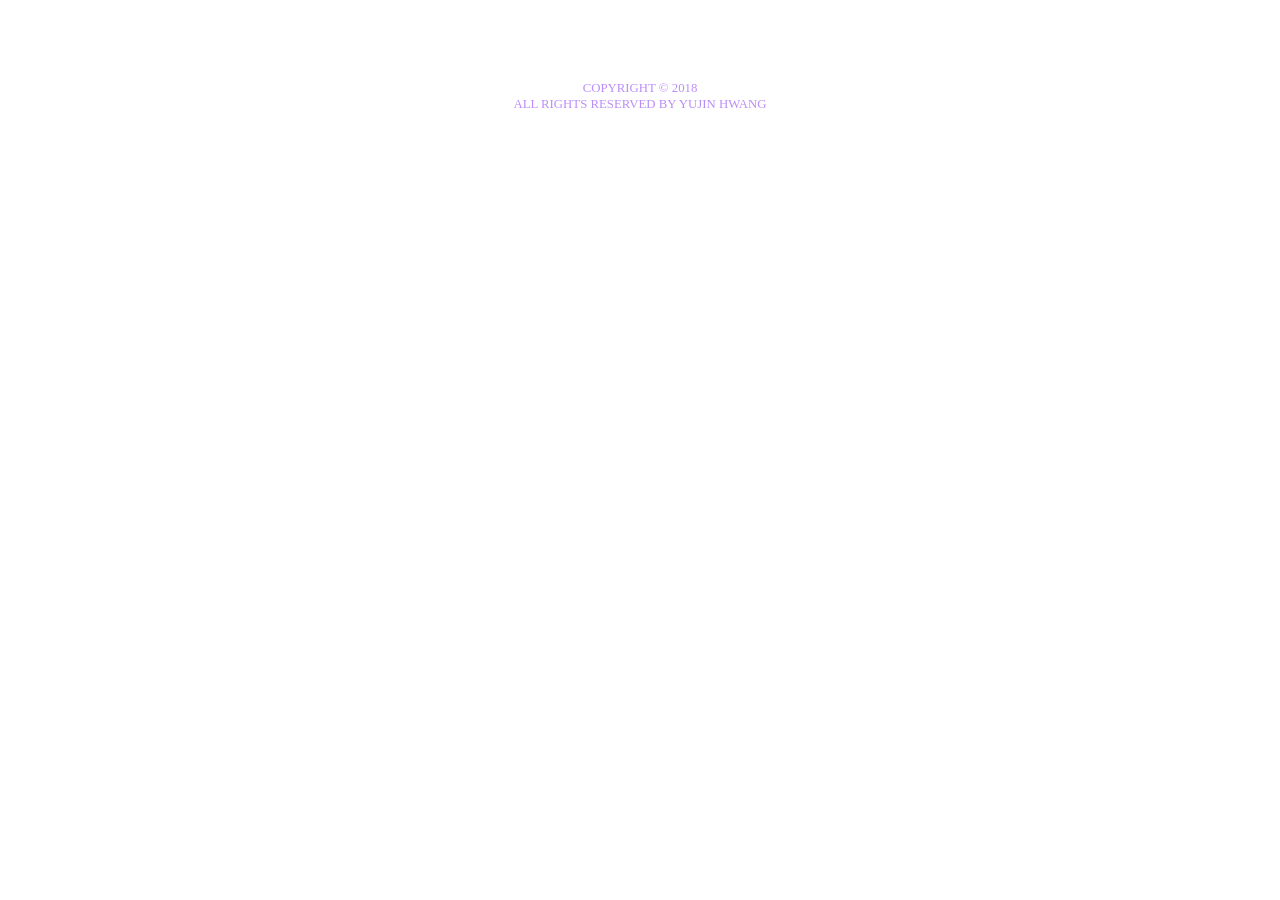
<file: footer.html>
<!DOCTYPE html>
<html lang="ko">
<html xmlns="http://www.w3.org/1999/xhtml">
<head>
	<meta charset="UTF-8">
	<meta http-equiv="Content-Type" content="text/html; charset=utf-8" />
	<meta name="viewport" content="width=device-width, initial-scale=1, shrink-to-fit=no">
	<title>▦FitMyRoom</title>	
	<link rel="stylesheet" type="text/css" href="vendor/stylesheets/reset.css">
	<link rel="stylesheet" type="text/css" href="stylesheets/common/css/footer.css">
	<script src="vendor/javascripts/jquery-3.3.1.min.js"></script>
</head>
<body>
	<div class="footer">
		<p>COPYRIGHT &copy; 2018</p>
		<p>ALL RIGHTS RESERVED BY YUJIN HWANG</p>
	</div>
</body>
</html>
</file>
<file: furniture/stylesheets/css/index.css>
@font-face { font-family: 'impactregular'; src: url("../../../font/impact_0.ttf") format("woff"); font-weight: normal; font-style: normal; }
@font-face { font-family: 'BM DoHyeon'; src: url("../../../font/BMDoHyeon.eot"); src: url("../../../font/BMDoHyeon.eot?#iefix") format("embedded-opentype"), url("../../../font/BMDoHyeon.woff2") format("woff2"), url("../../../font/BMDoHyeon.woff") format("woff"), url("../../../font/BMDoHyeon.ttf") format("truetype"); font-weight: normal; font-style: normal; }
/*
@font-face { 
	font-family: 'NanumBarunGothic'; 
	font-style: normal; 
	font-weight: 400; 
	src: url('https://cdn.jsdelivr.net/font-nanumlight/1.0/NanumBarunGothicWeb.eot'); 
	src: url('https://cdn.jsdelivr.net/font-nanumlight/1.0/NanumBarunGothicWeb.eot?#iefix') format('embedded-opentype'), 
		url('https://cdn.jsdelivr.net/font-nanumlight/1.0/NanumBarunGothicWeb.woff') format('woff'), 
		url('https://cdn.jsdelivr.net/font-nanumlight/1.0/NanumBarunGothicWeb.ttf') format('truetype'); 
} 
@font-face { 
	font-family: 'NanumBarunGothic'; 
	font-style: normal; 
	font-weight: 700; 
	src: url('https://cdn.jsdelivr.net/font-nanumlight/1.0/NanumBarunGothicWebBold.eot'); 
	src: url('https://cdn.jsdelivr.net/font-nanumlight/1.0/NanumBarunGothicWebBold.eot?#iefix') format('embedded-opentype'), 
		url('https://cdn.jsdelivr.net/font-nanumlight/1.0/NanumBarunGothicWebBold.woff') format('woff'), 
		url('https://cdn.jsdelivr.net/font-nanumlight/1.0/NanumBarunGothicWebBold.ttf') format('truetype') 
} 

@font-face { 
	font-family: 'NanumBarunGothic'; 
	font-style: normal; 
	font-weight: 300; 
	src: url('https://cdn.jsdelivr.net/font-nanumlight/1.0/NanumBarunGothicWebLight.eot'); 
	src: url('https://cdn.jsdelivr.net/font-nanumlight/1.0/NanumBarunGothicWebLight.eot?#iefix') format('embedded-opentype'), 
	url('https://cdn.jsdelivr.net/font-nanumlight/1.0/NanumBarunGothicWebLight.woff') format('woff'), 
	url('https://cdn.jsdelivr.net/font-nanumlight/1.0/NanumBarunGothicWebLight.ttf') format('truetype'); 
}
*/
@font-face { font-family: 'NanumBarunGothic'; src: url("../../../font/NanumBarunGothicLight.eot"); src: url("../../../font/NanumBarunGothicLight.eot?#iefix") format("embedded-opentype"), url("../../../font/NanumBarunGothicLight.woff2") format("woff2"), url("../../../font/NanumBarunGothicLight.woff") format("woff"), url("../../../font/NanumBarunGothicLight.ttf") format("truetype"); font-weight: 300; font-style: normal; }
@font-face { font-family: 'NanumBarunGothic'; src: url("../../../font/NanumBarunGothic.eot"); src: url("../../../font/NanumBarunGothic.eot?#iefix") format("embedded-opentype"), url("../../../font/NanumBarunGothic.woff2") format("woff2"), url("../../../font/NanumBarunGothic.woff") format("woff"), url("../../../font/NanumBarunGothic.ttf") format("truetype"); font-weight: normal; font-style: normal; }
@font-face { font-family: 'NanumBarunGothic'; src: url("../../../font/NanumBarunGothicBold.eot"); src: url("../../../font/NanumBarunGothicBold.eot?#iefix") format("embedded-opentype"), url("../../../font/NanumBarunGothicBold.woff2") format("woff2"), url("../../../font/NanumBarunGothicBold.woff") format("woff"), url("../../../font/NanumBarunGothicBold.ttf") format("truetype"); font-weight: bold; font-style: normal; }
@font-face { font-family: 'NanumBarunGothic'; src: url("../../../font/NanumBarunGothicUltraLight.eot"); src: url("../../../font/NanumBarunGothicUltraLight.eot?#iefix") format("embedded-opentype"), url("../../../font/NanumBarunGothicUltraLight.woff2") format("woff2"), url("../../../font/NanumBarunGothicUltraLight.woff") format("woff"), url("../../../font/NanumBarunGothicUltraLight.ttf") format("truetype"); font-weight: 200; font-style: normal; }
@-webkit-keyframes to-left { 0% { -webkit-transform: translate(20px, 0); opacity: 0; }
  50% { opacity: 1; }
  100% { -webkit-transform: translate(0, 0); opacity: 1; } }
@-moz-keyframes to-left { 0% { -moz-transform: translate(20px, 0); opacity: 0; }
  50% { opacity: 1; }
  100% { -moz-transform: translate(0, 0); opacity: 1; } }
@keyframes to-left { 0% { transform: translate(20px, 0); opacity: 0; }
  50% { opacity: 1; }
  100% { transform: translate(0, 0); opacity: 1; } }
@-webkit-keyframes navi-line { 0% { width: 0; }
  100% { width: 100%; } }
@-moz-keyframes navi-line { 0% { width: 0; }
  100% { width: 100%; } }
@keyframes navi-line { 0% { width: 0; }
  100% { width: 100%; } }
@-webkit-keyframes bg-move { 0% { background-position: 0% 0%; }
  100% { background-position: 50% 80%; } }
@-moz-keyframes bg-move { 0% { background-position: 0% 0%; }
  100% { background-position: 50% 80%; } }
@keyframes bg-move { 0% { background-position: 0% 0%; }
  100% { background-position: 50% 80%; } }
@-webkit-keyframes img-scale { 0% { -webkit-transform: scale(1); }
  100% { -webkit-transform: scale(1.05); } }
@-moz-keyframes img-scale { 0% { -moz-transform: scale(1); }
  100% { -moz-transform: scale(1.05); } }
@keyframes img-scale { 0% { transform: scale(1); }
  100% { transform: scale(1.05); } }
html { font-size: 14px; -webkit-font-smoothing: antialiased; -moz-osx-font-smoothing: grayscale; text-rendering: optimizeLegibility; }

body { width: 100%; overflow-x: hidden; }

.main { width: 100%; position: relative; margin-top: 3.5rem; }
.main .main-bg { width: 100%; height: 30vw; position: relative; overflow: hidden; }
.main .main-bg img { width: 100%; -webkit-animation: img-scale 5s ease; animation: img-scale 5s ease; -webkit-transform: scale(1.05); -ms-transform: scale(1.05); transform: scale(1.05); }
.main .main-text { width: 21%; height: 20vw; position: absolute; top: 5vw; left: 39.5%; -webkit-box-sizing: border-box; -moz-box-sizing: border-box; box-sizing: border-box; padding: 3%; }
.main .main-text .main-text__title { width: 100%; height: 30%; display: -webkit-box; display: -ms-flexbox; display: flex; -webkit-box-pack: center; -ms-flex-pack: center; justify-content: center; }
.main .main-text .main-text__title img { height: 100%; }
.main .main-text .main-text__desc { width: 100%; text-align: center; font-family: 'NanumBarunGothic'; font-weight: bold; font-size: 1rem; letter-spacing: 0.2rem; color: white; line-height: 1.5; word-break: keep-all; margin-top: 3rem; }

.lnb { width: 100%; position: absolute; top: calc(30vw + 3.5rem); left: 0; right: 0; overflow: hidden; }
.lnb.sticky { position: fixed; top: 0; left: 0; right: 0; z-index: 9997; }
.lnb .lnb-list-wrapper { width: 100%; position: relative; }
.lnb .lnb-list-wrapper .lnb-list { width: 100%; height: 4.5rem; display: -webkit-box; display: -ms-flexbox; display: flex; -webkit-box-pack: center; -ms-flex-pack: center; justify-content: center; background-color: #8002c4; }
.lnb .lnb-list-wrapper .lnb-list .lnb-tab { list-style: none; display: inline-block; margin-left: 3rem; height: 4.5rem; position: relative; }
.lnb .lnb-list-wrapper .lnb-list .lnb-tab:nth-of-type(1) { margin-left: 0; }
.lnb .lnb-list-wrapper .lnb-list .lnb-tab.active:after { content: ''; position: absolute; bottom: 0; left: calc((100% - 4rem) / 2); width: 4rem; height: 5px; background-color: white; }
.lnb .lnb-list-wrapper .lnb-list .lnb-tab a { line-height: 4.5rem; font-size: 1rem; color: white; text-decoration: none; display: inline-block; font-family: 'NanumBarunGothic'; }
.lnb .lnb-list-wrapper .lnb-list .lnb-top-btn { list-style: none; display: inline; margin-left: 3rem; height: 4.5rem; position: relative; }
.lnb .lnb-list-wrapper .lnb-list .lnb-top-btn .scroll-top-btn { width: 2.5rem; height: 2.5rem; border-radius: 2.5rem; background-color: white; position: relative; margin-top: 1rem; display: inline-block; cursor: pointer; }
.lnb .lnb-list-wrapper .lnb-list .lnb-top-btn .scroll-top-btn:after { content: ''; width: 0.5rem; height: 0.5rem; border-top: 1px solid #8002c4; border-left: 1px solid #8002c4; display: inline-block; position: absolute; top: 1.1rem; left: 1rem; -webkit-transform: rotate(45deg); -ms-transform: rotate(45deg); transform: rotate(45deg); }

.title-h1 { font-size: 1.6rem; color: #262626; letter-spacing: 0.2rem; width: 100%; text-align: center; font-family: 'BM DoHyeon'; position: relative; }

.page-tab { width: 100%; position: relative; }
.page-tab .all-wrapper { width: 100%; position: relative; margin-top: 8.5rem; }
.page-tab .all-wrapper .all-search { width: 100%; -webkit-box-sizing: border-box; -moz-box-sizing: border-box; box-sizing: border-box; padding: 0 5%; }
.page-tab .all-wrapper .all-search .all-search__title { font-family: 'NanumBarunGothic'; color: #262626; letter-spacing: 0.1rem; font-size: 1rem; font-weight: bold; width: 100%; text-align: center; }
.page-tab .all-wrapper .all-search .all-search__box { width: 40%; height: 3rem; margin-left: 30%; margin-top: 2rem; display: -webkit-box; display: -ms-flexbox; display: flex; position: relative; }
.page-tab .all-wrapper .all-search .all-search__box .box-input { border: 1px solid #cacaca; width: 100%; height: 100%; background-color: transparent; font-size: 1rem; line-height: 3rem; font-family: 'NanumBarunGothic'; color: #565656; -webkit-box-sizing: border-box; -moz-box-sizing: border-box; box-sizing: border-box; padding-left: 1rem; }
.page-tab .all-wrapper .all-search .all-search__box .box-search-icon { width: 1.6rem; height: 1.6rem; display: inline-block; cursor: pointer; position: absolute; top: 0.7rem; right: 0.7rem; }
.page-tab .all-wrapper .all-search .all-search__box .box-search-icon img { width: 100%; }
.page-tab .all-wrapper .all-search .all-search__hashtag { width: 50%; margin-left: 25%; margin-top: 2rem; display: -webkit-box; display: -ms-flexbox; display: flex; -webkit-box-pack: center; -ms-flex-pack: center; justify-content: center; -ms-flex-wrap: wrap; flex-wrap: wrap; text-align: center; }
.page-tab .all-wrapper .all-search .all-search__hashtag .hashtag-tab { font-size: 0.8rem; padding: 0.8rem 2.5rem; border-radius: 2.4rem; background-color: #e4e4e4; color: #565656; font-family: 'NanumBarunGothic'; cursor: pointer; margin-right: 1rem; margin-top: 0.6rem; -webkit-transition: all 0.5s ease; -o-transition: all 0.5s ease; transition: all 0.5s ease; display: inline-block; }
.page-tab .all-wrapper .all-search .all-search__hashtag .hashtag-tab:hover { background-color: #8002c4; color: white; }
.page-tab .all-wrapper .all-best { margin-top: 7rem; width: 100%; position: relative; -webkit-box-sizing: border-box; -moz-box-sizing: border-box; box-sizing: border-box; padding: 0 13%; }
.page-tab .all-wrapper .all-best .all-best__item-list { width: 100%; display: -webkit-box; display: -ms-flexbox; display: flex; margin-top: 3rem; }
.page-tab .all-wrapper .all-best .all-best__item-list .all-best__item { width: 32%; margin-left: 2%; }
.page-tab .all-wrapper .all-best .all-best__item-list .all-best__item:nth-of-type(1) { margin-left: 0; }
.page-tab .all-wrapper .all-best .all-best__item-list .all-best__item .best-item-img { width: 100%; height: 22vw; overflow: hidden; position: relative; }
.page-tab .all-wrapper .all-best .all-best__item-list .all-best__item .best-item-img img { width: 100%; }
.page-tab .all-wrapper .all-best .all-best__item-list .all-best__item .best-item-title { width: 100%; height: 1rem; position: relative; margin-top: 1rem; font-size: 1rem; line-height: 1; font-weight: bold; font-family: 'NanumBarunGothic'; color: #262626; cursor: pointer; white-space: nowrap; overflow: hidden; text-overflow: ellipsis; }
.page-tab .all-wrapper .all-best .all-best__item-list .all-best__item .best-item-title:hover { text-decoration: underline; }
.page-tab .all-wrapper .all-best .all-best__item-list .all-best__item .best-item-brand { font-family: 'NanumBarunGothic'; font-size: 0.9rem; margin-top: 0.8rem; color: #8c8c8c; line-height: 1; cursor: pointer; }
.page-tab .all-wrapper .all-best .all-best__item-list .all-best__item .best-item-brand:hover { text-decoration: underline; }
.page-tab .all-wrapper .all-best .all-best__item-list .all-best__item .best-item-eval { margin-top: 0.4rem; width: 100%; display: -webkit-box; display: -ms-flexbox; display: flex; position: relative; }
.page-tab .all-wrapper .all-best .all-best__item-list .all-best__item .best-item-eval .best-item-eval__dots { width: 70px; height: 1rem; display: -webkit-box; display: -ms-flexbox; display: flex; }
.page-tab .all-wrapper .all-best .all-best__item-list .all-best__item .best-item-eval .best-item-eval__dots .eval-dot { display: inline-block; width: 8px; height: 8px; border-radius: 8px; margin-right: 4px; margin-top: calc((1rem - 8px) / 2); -webkit-box-sizing: border-box; -moz-box-sizing: border-box; box-sizing: border-box; border: 1px solid #8002c4; }
.page-tab .all-wrapper .all-best .all-best__item-list .all-best__item .best-item-eval .best-item-eval__dots .eval-dot.full { background-color: #8002c4; }
.page-tab .all-wrapper .all-best .all-best__item-list .all-best__item .best-item-eval .best-item-eval__dots .eval-dot.empty { background-color: white; }
.page-tab .all-wrapper .all-best .all-best__item-list .all-best__item .best-item-eval .best-item-eval__review { position: relative; width: calc(100% - 70px); font-family: 'NanumBarunGothic'; font-size: 0.7rem; line-height: 1rem; height: 1rem; color: #8c8c8c; -webkit-box-sizing: border-box; -moz-box-sizing: border-box; box-sizing: border-box; display: inline-block; }
.page-tab .all-wrapper .all-best .all-best__item-list .all-best__item .best-item-price { width: 100%; position: relative; border-top: 1px solid #cacaca; -webkit-box-sizing: border-box; -moz-box-sizing: border-box; box-sizing: border-box; margin-top: 0.6rem; margin-bottom: 0.8rem; font-family: 'NanumBarunGothic'; font-weight: bold; color: #262626; padding-top: 0.8rem; display: inline-block; }
.page-tab .all-wrapper .all-new { margin-top: 7rem; width: 100%; position: relative; -webkit-box-sizing: border-box; -moz-box-sizing: border-box; box-sizing: border-box; padding: 0 13%; }
.page-tab .all-wrapper .all-new .all-new__item-list { width: 100%; display: -webkit-box; display: -ms-flexbox; display: flex; margin-top: 3rem; }
.page-tab .all-wrapper .all-new .all-new__item-list .all-new__item { width: 32%; margin-left: 2%; }
.page-tab .all-wrapper .all-new .all-new__item-list .all-new__item:nth-of-type(1) { margin-left: 0; }
.page-tab .all-wrapper .all-new .all-new__item-list .all-new__item .new-item-img { width: 100%; height: 22vw; overflow: hidden; position: relative; }
.page-tab .all-wrapper .all-new .all-new__item-list .all-new__item .new-item-img img { width: 100%; }
.page-tab .all-wrapper .all-new .all-new__item-list .all-new__item .new-item-title { width: 100%; height: 1rem; position: relative; margin-top: 1rem; font-size: 1rem; line-height: 1; font-weight: bold; font-family: 'NanumBarunGothic'; color: #262626; cursor: pointer; white-space: nowrap; overflow: hidden; text-overflow: ellipsis; }
.page-tab .all-wrapper .all-new .all-new__item-list .all-new__item .new-item-title:hover { text-decoration: underline; }
.page-tab .all-wrapper .all-new .all-new__item-list .all-new__item .new-item-brand { font-family: 'NanumBarunGothic'; font-size: 0.9rem; margin-top: 0.8rem; color: #8c8c8c; line-height: 1; cursor: pointer; }
.page-tab .all-wrapper .all-new .all-new__item-list .all-new__item .new-item-brand:hover { text-decoration: underline; }
.page-tab .all-wrapper .all-new .all-new__item-list .all-new__item .new-item-eval { margin-top: 0.4rem; width: 100%; display: -webkit-box; display: -ms-flexbox; display: flex; position: relative; }
.page-tab .all-wrapper .all-new .all-new__item-list .all-new__item .new-item-eval .new-item-eval__dots { width: 70px; height: 1rem; display: -webkit-box; display: -ms-flexbox; display: flex; }
.page-tab .all-wrapper .all-new .all-new__item-list .all-new__item .new-item-eval .new-item-eval__dots .eval-dot { display: inline-block; width: 8px; height: 8px; border-radius: 8px; margin-right: 4px; margin-top: calc((1rem - 8px) / 2); -webkit-box-sizing: border-box; -moz-box-sizing: border-box; box-sizing: border-box; border: 1px solid #8002c4; }
.page-tab .all-wrapper .all-new .all-new__item-list .all-new__item .new-item-eval .new-item-eval__dots .eval-dot.full { background-color: #8002c4; }
.page-tab .all-wrapper .all-new .all-new__item-list .all-new__item .new-item-eval .new-item-eval__dots .eval-dot.empty { background-color: white; }
.page-tab .all-wrapper .all-new .all-new__item-list .all-new__item .new-item-eval .new-item-eval__review { position: relative; width: calc(100% - 70px); font-family: 'NanumBarunGothic'; font-size: 0.7rem; line-height: 1rem; height: 1rem; color: #8c8c8c; -webkit-box-sizing: border-box; -moz-box-sizing: border-box; box-sizing: border-box; display: inline-block; }
.page-tab .all-wrapper .all-new .all-new__item-list .all-new__item .new-item-price { width: 100%; position: relative; border-top: 1px solid #cacaca; -webkit-box-sizing: border-box; -moz-box-sizing: border-box; box-sizing: border-box; margin-top: 0.6rem; margin-bottom: 0.8rem; font-family: 'NanumBarunGothic'; font-weight: bold; color: #262626; padding-top: 0.8rem; display: inline-block; }
.page-tab .all-wrapper .all-designerbrand { width: 100%; -webkit-box-sizing: border-box; -moz-box-sizing: border-box; box-sizing: border-box; padding: 0 13%; margin-top: 7rem; }
.page-tab .all-wrapper .all-designerbrand .designerbrand-box-wrapper { margin-top: 3rem; width: 100%; height: 30vw; display: -webkit-box; display: -ms-flexbox; display: flex; }
.page-tab .all-wrapper .all-designerbrand .designerbrand-box-wrapper .designerbrand-box.left { width: 30%; height: 100%; display: inline-block; overflow: hidden; position: relative; }
.page-tab .all-wrapper .all-designerbrand .designerbrand-box-wrapper .designerbrand-box.left img { width: 100%; -webkit-transition: all 3s ease; -o-transition: all 3s ease; transition: all 3s ease; }
.page-tab .all-wrapper .all-designerbrand .designerbrand-box-wrapper .designerbrand-box.left:hover img { -webkit-transform: scale(1.05); -ms-transform: scale(1.05); transform: scale(1.05); }
.page-tab .all-wrapper .all-designerbrand .designerbrand-box-wrapper .designerbrand-box.left:hover .designerbrand-box__text { opacity: 1; }
.page-tab .all-wrapper .all-designerbrand .designerbrand-box-wrapper .designerbrand-box.left .designerbrand-box__text { position: absolute; bottom: 8%; left: 20%; width: 60%; opacity: 0; -webkit-transition: all 0.5s ease; -o-transition: all 0.5s ease; transition: all 0.5s ease; }
.page-tab .all-wrapper .all-designerbrand .designerbrand-box-wrapper .designerbrand-box.left .designerbrand-box__text .dbb-text-title { width: 100%; font-family: 'NanumBarunGothic'; font-weight: bold; font-size: 1.2rem; line-height: 1.2; letter-spacing: 0.2rem; color: white; word-break: keep-all; cursor: pointer; text-align: center; }
.page-tab .all-wrapper .all-designerbrand .designerbrand-box-wrapper .designerbrand-box.left .designerbrand-box__text .dbb-text-title:hover { text-decoration: underline; }
.page-tab .all-wrapper .all-designerbrand .designerbrand-box-wrapper .designerbrand-box.left .designerbrand-box__text .dbb-text-brand { width: 100%; text-align: center; font-family: 'NanumBarunGothic'; font-size: 0.9rem; margin-top: 1rem; color: white; }
.page-tab .all-wrapper .all-designerbrand .designerbrand-box-wrapper .designerbrand-box.left .designerbrand-box__text .dbb-text-desc { width: 100%; text-align: center; font-family: 'NanumBarunGothic'; font-size: 0.9rem; line-height: 1.5; color: white; margin-top: 2rem; word-break: keep-all; }
.page-tab .all-wrapper .all-designerbrand .designerbrand-box-wrapper .designerbrand-box.right { width: 70%; height: 100%; display: inline-block; overflow: hidden; position: relative; }
.page-tab .all-wrapper .all-designerbrand .designerbrand-box-wrapper .designerbrand-box.right .dbb-box-top { width: 100%; height: 50%; overflow: hidden; position: relative; }
.page-tab .all-wrapper .all-designerbrand .designerbrand-box-wrapper .designerbrand-box.right .dbb-box-top:hover img { -webkit-transform: scale(1.05); -ms-transform: scale(1.05); transform: scale(1.05); }
.page-tab .all-wrapper .all-designerbrand .designerbrand-box-wrapper .designerbrand-box.right .dbb-box-top:hover .designerbrand-box__text { opacity: 1; }
.page-tab .all-wrapper .all-designerbrand .designerbrand-box-wrapper .designerbrand-box.right .dbb-box-top img { width: 100%; -webkit-transition: all 3s ease; -o-transition: all 3s ease; transition: all 3s ease; }
.page-tab .all-wrapper .all-designerbrand .designerbrand-box-wrapper .designerbrand-box.right .dbb-box-top .designerbrand-box__text { position: absolute; right: 5%; top: 15%; width: 30%; opacity: 0; -webkit-transition: all 0.5s ease; -o-transition: all 0.5s ease; transition: all 0.5s ease; }
.page-tab .all-wrapper .all-designerbrand .designerbrand-box-wrapper .designerbrand-box.right .dbb-box-top .designerbrand-box__text .dbb-text-title { width: 100%; font-family: 'NanumBarunGothic'; font-weight: bold; font-size: 1.2rem; line-height: 1.2; letter-spacing: 0.2rem; color: white; word-break: keep-all; cursor: pointer; text-align: right; }
.page-tab .all-wrapper .all-designerbrand .designerbrand-box-wrapper .designerbrand-box.right .dbb-box-top .designerbrand-box__text .dbb-text-title:hover { text-decoration: underline; }
.page-tab .all-wrapper .all-designerbrand .designerbrand-box-wrapper .designerbrand-box.right .dbb-box-top .designerbrand-box__text .dbb-text-brand { width: 100%; text-align: right; font-family: 'NanumBarunGothic'; font-size: 0.9rem; margin-top: 1rem; color: white; }
.page-tab .all-wrapper .all-designerbrand .designerbrand-box-wrapper .designerbrand-box.right .dbb-box-top .designerbrand-box__text .dbb-text-desc { width: 100%; text-align: right; font-family: 'NanumBarunGothic'; font-size: 0.9rem; line-height: 1.5; color: white; margin-top: 2rem; word-break: keep-all; }
.page-tab .all-wrapper .all-designerbrand .designerbrand-box-wrapper .designerbrand-box.right .dbb-box-bottom { width: 100%; height: 50%; display: -webkit-box; display: -ms-flexbox; display: flex; position: relative; }
.page-tab .all-wrapper .all-designerbrand .designerbrand-box-wrapper .designerbrand-box.right .dbb-box-bottom .dbb-box-purple { width: 35%; height: 100%; display: inline-block; background-color: #8002c4; position: relative; }
.page-tab .all-wrapper .all-designerbrand .designerbrand-box-wrapper .designerbrand-box.right .dbb-box-bottom .dbb-box-purple img { width: 70%; position: absolute; top: 50%; left: 15%; -webkit-transform: translateY(-50%); -ms-transform: translateY(-50%); transform: translateY(-50%); }
.page-tab .all-wrapper .all-designerbrand .designerbrand-box-wrapper .designerbrand-box.right .dbb-box-bottom .dbb-box-right { width: 65%; height: 100%; display: inline-block; overflow: hidden; position: relative; }
.page-tab .all-wrapper .all-designerbrand .designerbrand-box-wrapper .designerbrand-box.right .dbb-box-bottom .dbb-box-right img { width: 100%; -webkit-transition: all 3s ease; -o-transition: all 3s ease; transition: all 3s ease; }
.page-tab .all-wrapper .all-designerbrand .designerbrand-box-wrapper .designerbrand-box.right .dbb-box-bottom .dbb-box-right:hover img { -webkit-transform: scale(1.05); -ms-transform: scale(1.05); transform: scale(1.05); }
.page-tab .all-wrapper .all-designerbrand .designerbrand-box-wrapper .designerbrand-box.right .dbb-box-bottom .dbb-box-right:hover .designerbrand-box__text { opacity: 1; }
.page-tab .all-wrapper .all-designerbrand .designerbrand-box-wrapper .designerbrand-box.right .dbb-box-bottom .dbb-box-right .designerbrand-box__text { position: absolute; top: 15%; left: 10%; width: 35%; opacity: 0; -webkit-transition: all 0.5s ease; -o-transition: all 0.5s ease; transition: all 0.5s ease; }
.page-tab .all-wrapper .all-designerbrand .designerbrand-box-wrapper .designerbrand-box.right .dbb-box-bottom .dbb-box-right .designerbrand-box__text .dbb-text-title { width: 100%; font-family: 'NanumBarunGothic'; font-weight: bold; font-size: 1.2rem; line-height: 1.2; letter-spacing: 0.2rem; color: white; word-break: keep-all; cursor: pointer; }
.page-tab .all-wrapper .all-designerbrand .designerbrand-box-wrapper .designerbrand-box.right .dbb-box-bottom .dbb-box-right .designerbrand-box__text .dbb-text-title:hover { text-decoration: underline; }
.page-tab .all-wrapper .all-designerbrand .designerbrand-box-wrapper .designerbrand-box.right .dbb-box-bottom .dbb-box-right .designerbrand-box__text .dbb-text-brand { width: 100%; font-family: 'NanumBarunGothic'; font-size: 0.9rem; margin-top: 1rem; color: white; }
.page-tab .all-wrapper .all-designerbrand .designerbrand-box-wrapper .designerbrand-box.right .dbb-box-bottom .dbb-box-right .designerbrand-box__text .dbb-text-desc { width: 100%; font-family: 'NanumBarunGothic'; font-size: 0.9rem; line-height: 1.5; color: white; margin-top: 2rem; word-break: keep-all; }
.page-tab .all-wrapper .all-room { width: 100%; position: relative; margin-top: 9rem; -webkit-box-sizing: border-box; -moz-box-sizing: border-box; box-sizing: border-box; padding: 0 13%; }
.page-tab .all-wrapper .all-room.left .all-room-wrapper { margin-left: 0; }
.page-tab .all-wrapper .all-room.left .all-room-wrapper .all-room__text { margin-left: 0; margin-right: 5%; }
.page-tab .all-wrapper .all-room .all-room-wrapper { width: 80%; margin-left: 20%; display: -webkit-box; display: -ms-flexbox; display: flex; position: relative; }
.page-tab .all-wrapper .all-room .all-room-wrapper .all-room__graphic { width: 60%; height: 25vw; position: relative; display: inline-block; }
.page-tab .all-wrapper .all-room .all-room-wrapper .all-room__graphic .room-graphic-wrapper { width: 25vw; height: 25vw; border-radius: 50%; overflow: hidden; margin-left: 50%; -webkit-transform: translateX(-50%); -ms-transform: translateX(-50%); transform: translateX(-50%); }
.page-tab .all-wrapper .all-room .all-room-wrapper .all-room__graphic .room-graphic-wrapper .room-graphic { width: 100%; display: none; }
.page-tab .all-wrapper .all-room .all-room-wrapper .all-room__graphic .room-graphic-wrapper .room-graphic.active { display: block; -webkit-animation: img-scale 5s ease; animation: img-scale 5s ease; -webkit-transform: scale(1.05); -ms-transform: scale(1.05); transform: scale(1.05); }
.page-tab .all-wrapper .all-room .all-room-wrapper .all-room__graphic .room-arrow { width: 3rem; height: 3rem; background-color: transparent; display: -webkit-box; display: -ms-flexbox; display: flex; -webkit-box-pack: center; -ms-flex-pack: center; justify-content: center; -webkit-box-align: center; -ms-flex-align: center; align-items: center; display: inline-block; position: absolute; top: calc((100% - 3rem) / 2); cursor: pointer; }
.page-tab .all-wrapper .all-room .all-room-wrapper .all-room__graphic .room-arrow:after { content: ''; width: 2rem; height: 2rem; display: inline-block; border-top: 1px solid #8002c4; border-left: 1px solid #8002c4; }
.page-tab .all-wrapper .all-room .all-room-wrapper .all-room__graphic .room-arrow.prev:after { -webkit-transform: rotate(-45deg); -ms-transform: rotate(-45deg); transform: rotate(-45deg); }
.page-tab .all-wrapper .all-room .all-room-wrapper .all-room__graphic .room-arrow.next { right: 0; }
.page-tab .all-wrapper .all-room .all-room-wrapper .all-room__graphic .room-arrow.next:after { -webkit-transform: rotate(135deg); -ms-transform: rotate(135deg); transform: rotate(135deg); }
.page-tab .all-wrapper .all-room .all-room-wrapper .all-room__text { margin-left: 5%; width: 35%; display: inline-block; }
.page-tab .all-wrapper .all-room .all-room-wrapper .all-room__text .room-title-h1 { width: 100%; font-size: 1.6rem; color: #262626; letter-spacing: 0.2rem; width: 100%; font-family: 'BM DoHyeon'; position: relative; }
.page-tab .all-wrapper .all-room .all-room-wrapper .all-room__text .room-content-wrapper { width: 100%; margin-top: 3rem; position: relative; }
.page-tab .all-wrapper .all-room .all-room-wrapper .all-room__text .room-content-wrapper .room-content { width: 100%; display: none; opacity: 0; }
.page-tab .all-wrapper .all-room .all-room-wrapper .all-room__text .room-content-wrapper .room-content .room-content__title { width: 100%; font-family: 'NanumBarunGothic'; font-weight: bold; font-size: 1.2rem; line-height: 1.2; letter-spacing: 0.2rem; color: #565656; word-break: keep-all; }
.page-tab .all-wrapper .all-room .all-room-wrapper .all-room__text .room-content-wrapper .room-content .room-content__desc { width: 100%; margin-top: 1.2rem; font-family: 'NanumBarunGothic'; font-size: 0.9rem; line-height: 1.5; color: #565656; word-break: keep-all; }
.page-tab .all-wrapper .all-room .all-room-wrapper .all-room__text .room-content-wrapper .room-content .room-content__btns { width: 100%; margin-top: 3rem; display: -webkit-box; display: -ms-flexbox; display: flex; }
.page-tab .all-wrapper .all-room .all-room-wrapper .all-room__text .room-content-wrapper .room-content .room-content__btns .room-btn { width: 10rem; height: 10rem; border-radius: 10rem; margin-right: 1rem; -webkit-box-sizing: border-box; -moz-box-sizing: border-box; box-sizing: border-box; border: 1px solid #8002c4; background-color: #8002c4; -webkit-transition: all 0.5s ease; -o-transition: all 0.5s ease; transition: all 0.5s ease; }
.page-tab .all-wrapper .all-room .all-room-wrapper .all-room__text .room-content-wrapper .room-content .room-content__btns .room-btn:hover { background-color: #a537ed; }
.page-tab .all-wrapper .all-room .all-room-wrapper .all-room__text .room-content-wrapper .room-content .room-content__btns .room-btn a { text-decoration: none; color: white; word-break: keep-all; width: 60%; margin-left: 20%; text-align: center; display: block; font-size: 1rem; line-height: 1.5; font-family: 'NanumBarunGothic'; margin-top: calc((100% - 3rem) / 2); }
.page-tab .all-wrapper .all-room .all-room-wrapper .all-room__text .room-content-wrapper .room-content .room-content__btns .room-btn.page-btn { background-color: white; }
.page-tab .all-wrapper .all-room .all-room-wrapper .all-room__text .room-content-wrapper .room-content .room-content__btns .room-btn.page-btn:hover a { color: #a537ed; }
.page-tab .all-wrapper .all-room .all-room-wrapper .all-room__text .room-content-wrapper .room-content .room-content__btns .room-btn.page-btn a { color: #8002c4; -webkit-transition: all 0.5s ease; -o-transition: all 0.5s ease; transition: all 0.5s ease; }
.page-tab .all-wrapper .all-room .all-room-wrapper .all-room__text .room-content-wrapper .room-content.current { display: block; -webkit-animation: to-left 0.5s ease; animation: to-left 0.5s ease; opacity: 1; }
.page-tab .all-wrapper .all-ad { width: 100%; position: relative; margin-top: 7rem; overflow: hidden; -webkit-box-sizing: border-box; -moz-box-sizing: border-box; box-sizing: border-box; padding: 0 13%; }
.page-tab .all-wrapper .all-ad .all-ad-wrapper { width: 100%; position: relative; margin-top: 3rem; overflow: hidden; }
.page-tab .all-wrapper .all-ad .all-ad-wrapper .all-ad-tab-list { width: 100%; display: -webkit-box; display: -ms-flexbox; display: flex; -webkit-box-pack: center; -ms-flex-pack: center; justify-content: center; }
.page-tab .all-wrapper .all-ad .all-ad-wrapper .all-ad-tab-list .all-ad__tab { width: 13rem; height: 13rem; border-radius: 50%; overflow: hidden; margin-left: 2rem; position: relative; display: inline-block; }
.page-tab .all-wrapper .all-ad .all-ad-wrapper .all-ad-tab-list .all-ad__tab:hover img { -webkit-transform: scale(1.05); -ms-transform: scale(1.05); transform: scale(1.05); }
.page-tab .all-wrapper .all-ad .all-ad-wrapper .all-ad-tab-list .all-ad__tab:after { content: ''; width: 100%; height: 100%; background-color: rgba(0, 0, 0, 0.3); display: block; position: absolute; top: 0; left: 0; }
.page-tab .all-wrapper .all-ad .all-ad-wrapper .all-ad-tab-list .all-ad__tab:nth-of-type(1) { margin-left: 0; }
.page-tab .all-wrapper .all-ad .all-ad-wrapper .all-ad-tab-list .all-ad__tab img { width: 100%; -webkit-transition: all 0.5s ease; -o-transition: all 0.5s ease; transition: all 0.5s ease; }
.page-tab .all-wrapper .all-ad .all-ad-wrapper .all-ad-tab-list .all-ad__tab p { font-size: 1rem; color: white; letter-spacing: 0.1rem; text-align: center; font-family: 'NanumBarunGothic'; position: absolute; top: 50%; width: 60%; margin-left: 20%; -webkit-transform: translateY(-50%); -ms-transform: translateY(-50%); transform: translateY(-50%); z-index: 2; cursor: pointer; }
.page-tab .all-wrapper .all-ad .all-ad-wrapper .all-ad-tab-list .all-ad__tab p:hover { text-decoration: underline; }

@media screen and (min-width: 768px) and (max-width: 1280px) { .main .main-text { padding: 0; }
  .main .main-text .main-text__title { width: 100%; height: 30%; display: -webkit-box; display: -ms-flexbox; display: flex; -webkit-box-pack: center; -ms-flex-pack: center; justify-content: center; }
  .main .main-text .main-text__title img { height: 100%; }
  .main .main-text .main-text__desc { margin-top: 2rem; }
  .page-tab .all-wrapper .all-search .all-search__hashtag { width: 80%; margin-left: 10%; }
  .page-tab .all-wrapper .all-search .all-search__hashtag .hashtag-tab { font-size: 0.8rem; margin-right: 1rem; margin-top: 0.6rem; }
  .page-tab .all-wrapper .all-best { padding: 0 10%; }
  .page-tab .all-wrapper .all-best .all-best__item-list .all-best__item .best-item-img { height: 25vw; }
  .page-tab .all-wrapper .all-new { padding: 0 10%; }
  .page-tab .all-wrapper .all-new .all-new__item-list .all-new__item .new-item-img { height: 25vw; }
  .page-tab .all-wrapper .all-designerbrand { padding: 0 10%; }
  .page-tab .all-wrapper .all-designerbrand .designerbrand-box-wrapper { height: 37vw; }
  .page-tab .all-wrapper .all-designerbrand .designerbrand-box-wrapper .designerbrand-box.left .designerbrand-box__text .dbb-text-title { font-size: 1rem; }
  .page-tab .all-wrapper .all-designerbrand .designerbrand-box-wrapper .designerbrand-box.left .designerbrand-box__text .dbb-text-brand { font-size: 0.8rem; margin-top: 1rem; }
  .page-tab .all-wrapper .all-designerbrand .designerbrand-box-wrapper .designerbrand-box.left .designerbrand-box__text .dbb-text-desc { font-size: 0.8rem; }
  .page-tab .all-wrapper .all-designerbrand .designerbrand-box-wrapper .designerbrand-box.right .dbb-box-top .designerbrand-box__text .dbb-text-title { font-size: 1rem; }
  .page-tab .all-wrapper .all-designerbrand .designerbrand-box-wrapper .designerbrand-box.right .dbb-box-top .designerbrand-box__text .dbb-text-brand { font-size: 0.8rem; margin-top: 1rem; }
  .page-tab .all-wrapper .all-designerbrand .designerbrand-box-wrapper .designerbrand-box.right .dbb-box-top .designerbrand-box__text .dbb-text-desc { font-size: 0.8rem; }
  .page-tab .all-wrapper .all-designerbrand .designerbrand-box-wrapper .designerbrand-box.right .dbb-box-bottom .dbb-box-right .designerbrand-box__text { width: 40%; }
  .page-tab .all-wrapper .all-designerbrand .designerbrand-box-wrapper .designerbrand-box.right .dbb-box-bottom .dbb-box-right .designerbrand-box__text .dbb-text-title { font-size: 1rem; }
  .page-tab .all-wrapper .all-designerbrand .designerbrand-box-wrapper .designerbrand-box.right .dbb-box-bottom .dbb-box-right .designerbrand-box__text .dbb-text-brand { font-size: 0.8rem; }
  .page-tab .all-wrapper .all-designerbrand .designerbrand-box-wrapper .designerbrand-box.right .dbb-box-bottom .dbb-box-right .designerbrand-box__text .dbb-text-desc { font-size: 0.8rem; }
  .page-tab .all-wrapper .all-room { padding: 0 10%; }
  .page-tab .all-wrapper .all-room .all-room-wrapper .all-room__text .room-content-wrapper .room-content .room-content__btns .room-btn { width: 6rem; height: 6rem; border-radius: 6rem; }
  .page-tab .all-wrapper .all-room .all-room-wrapper .all-room__text .room-content-wrapper .room-content .room-content__btns .room-btn a { width: 60%; margin-left: 20%; margin-top: calc((100% - 3rem) / 2); font-size: 0.8rem; }
  .page-tab .all-wrapper .all-ad { padding-left: 10%; padding-right: 0; }
  .page-tab .all-wrapper .all-ad .all-ad-wrapper .all-ad-tab-list { width: 110vw; height: 15rem; -webkit-box-pack: flex-start; -ms-flex-pack: flex-start; justify-content: flex-start; } }
@media screen and (max-width: 767px) { .main .main-bg { height: 80vw; }
  .main .main-bg img { width: auto; height: 100%; margin-left: -30%; }
  .main .main-text { padding: 0; width: 50%; left: 25%; height: 45vw; top: 26vw; }
  .main .main-text .main-text__desc { margin-top: 2rem; }
  .lnb { top: calc(80vw + 3.5rem); }
  .lnb .lnb-list-wrapper { overflow: hidden; }
  .lnb .lnb-list-wrapper .lnb-list { -ms-flex-wrap: nowrap; flex-wrap: nowrap; -webkit-box-pack: flex-start; -ms-flex-pack: flex-start; justify-content: flex-start; -webkit-box-flex: 0 0 auto; -ms-flex: 0 0 auto; flex: 0 0 auto; padding-left: 10%; padding-right: 0; width: 150vw; }
  .page-tab .all-wrapper .all-search .all-search__box { width: 80%; margin-left: 10%; }
  .page-tab .all-wrapper .all-search .all-search__hashtag { width: 90%; margin-left: 5%; }
  .page-tab .all-wrapper .all-search .all-search__hashtag .hashtag-tab { font-size: 0.7rem; margin-right: 0.5rem; margin-top: 0.6rem; padding: 0.7rem 1.5rem; }
  .page-tab .all-wrapper .all-best { padding: 0 5%; }
  .page-tab .all-wrapper .all-best .all-best__item-list { -webkit-box-direction: column; -ms-flex-direction: column; flex-direction: column; }
  .page-tab .all-wrapper .all-best .all-best__item-list .all-best__item { width: 100%; margin-left: 0; margin-top: 3rem; }
  .page-tab .all-wrapper .all-best .all-best__item-list .all-best__item .best-item-img { height: 90vw; }
  .page-tab .all-wrapper .all-new { padding: 0 5%; }
  .page-tab .all-wrapper .all-new .all-new__item-list { -webkit-box-direction: column; -ms-flex-direction: column; flex-direction: column; }
  .page-tab .all-wrapper .all-new .all-new__item-list .all-new__item { width: 100%; margin-left: 0; margin-top: 3rem; }
  .page-tab .all-wrapper .all-new .all-new__item-list .all-new__item .new-item-img { height: 90vw; }
  .page-tab .all-wrapper .all-designerbrand { padding: 0 5%; }
  .page-tab .all-wrapper .all-designerbrand .designerbrand-box-wrapper { height: auto; -webkit-box-direction: column; -ms-flex-direction: column; flex-direction: column; }
  .page-tab .all-wrapper .all-designerbrand .designerbrand-box-wrapper .designerbrand-box.left { width: 100%; height: 58vw; }
  .page-tab .all-wrapper .all-designerbrand .designerbrand-box-wrapper .designerbrand-box.left img { width: 100%; position: absolute; top: -70%; left: 0; }
  .page-tab .all-wrapper .all-designerbrand .designerbrand-box-wrapper .designerbrand-box.left .designerbrand-box__text { opacity: 1; }
  .page-tab .all-wrapper .all-designerbrand .designerbrand-box-wrapper .designerbrand-box.left .designerbrand-box__text .dbb-text-title { font-size: 1rem; }
  .page-tab .all-wrapper .all-designerbrand .designerbrand-box-wrapper .designerbrand-box.left .designerbrand-box__text .dbb-text-brand { font-size: 0.8rem; margin-top: 1rem; }
  .page-tab .all-wrapper .all-designerbrand .designerbrand-box-wrapper .designerbrand-box.left .designerbrand-box__text .dbb-text-desc { display: none; }
  .page-tab .all-wrapper .all-designerbrand .designerbrand-box-wrapper .designerbrand-box.right { width: 100%; height: auto; }
  .page-tab .all-wrapper .all-designerbrand .designerbrand-box-wrapper .designerbrand-box.right .dbb-box-top { height: 34vw; }
  .page-tab .all-wrapper .all-designerbrand .designerbrand-box-wrapper .designerbrand-box.right .dbb-box-top .designerbrand-box__text { opacity: 1; top: 25%; }
  .page-tab .all-wrapper .all-designerbrand .designerbrand-box-wrapper .designerbrand-box.right .dbb-box-top .designerbrand-box__text .dbb-text-title { font-size: 1rem; }
  .page-tab .all-wrapper .all-designerbrand .designerbrand-box-wrapper .designerbrand-box.right .dbb-box-top .designerbrand-box__text .dbb-text-brand { font-size: 0.8rem; margin-top: 1rem; }
  .page-tab .all-wrapper .all-designerbrand .designerbrand-box-wrapper .designerbrand-box.right .dbb-box-top .designerbrand-box__text .dbb-text-desc { display: none; }
  .page-tab .all-wrapper .all-designerbrand .designerbrand-box-wrapper .designerbrand-box.right .dbb-box-bottom { height: 55vw; }
  .page-tab .all-wrapper .all-designerbrand .designerbrand-box-wrapper .designerbrand-box.right .dbb-box-bottom .dbb-box-purple { display: none; }
  .page-tab .all-wrapper .all-designerbrand .designerbrand-box-wrapper .designerbrand-box.right .dbb-box-bottom .dbb-box-purple img { width: 100%; -webkit-transform: translateY(-50%) rotate(90deg); -ms-transform: translateY(-50%) rotate(90deg); transform: translateY(-50%) rotate(90deg); left: 0; }
  .page-tab .all-wrapper .all-designerbrand .designerbrand-box-wrapper .designerbrand-box.right .dbb-box-bottom .dbb-box-right { width: 100%; }
  .page-tab .all-wrapper .all-designerbrand .designerbrand-box-wrapper .designerbrand-box.right .dbb-box-bottom .dbb-box-right img { height: 100%; width: auto; position: absolute; top: 0; right: 0; }
  .page-tab .all-wrapper .all-designerbrand .designerbrand-box-wrapper .designerbrand-box.right .dbb-box-bottom .dbb-box-right .designerbrand-box__text { width: 40%; opacity: 1; }
  .page-tab .all-wrapper .all-designerbrand .designerbrand-box-wrapper .designerbrand-box.right .dbb-box-bottom .dbb-box-right .designerbrand-box__text .dbb-text-title { font-size: 1rem; }
  .page-tab .all-wrapper .all-designerbrand .designerbrand-box-wrapper .designerbrand-box.right .dbb-box-bottom .dbb-box-right .designerbrand-box__text .dbb-text-brand { font-size: 0.8rem; }
  .page-tab .all-wrapper .all-designerbrand .designerbrand-box-wrapper .designerbrand-box.right .dbb-box-bottom .dbb-box-right .designerbrand-box__text .dbb-text-desc { display: none; }
  .page-tab .all-wrapper .all-room { padding: 0 5%; }
  .page-tab .all-wrapper .all-room .all-room-wrapper { -webkit-box-direction: column; -ms-flex-direction: column; flex-direction: column; }
  .page-tab .all-wrapper .all-room .all-room-wrapper .all-room__graphic { width: 100%; height: 50vw; -ms-flex-order: 1; order: 1; }
  .page-tab .all-wrapper .all-room .all-room-wrapper .all-room__graphic .room-graphic-wrapper { width: 50vw; height: 50vw; }
  .page-tab .all-wrapper .all-room .all-room-wrapper .all-room__text { width: 100%; margin-top: 2rem; -ms-flex-order: 2; order: 2; }
  .page-tab .all-wrapper .all-room .all-room-wrapper .all-room__text .room-content-wrapper .room-content .room-content__btns { margin-top: 2rem; }
  .page-tab .all-wrapper .all-room .all-room-wrapper .all-room__text .room-content-wrapper .room-content .room-content__btns .room-btn { width: 6rem; height: 6rem; border-radius: 6rem; }
  .page-tab .all-wrapper .all-room .all-room-wrapper .all-room__text .room-content-wrapper .room-content .room-content__btns .room-btn a { width: 60%; margin-left: 20%; margin-top: calc((100% - 3rem) / 2); font-size: 0.8rem; }
  .page-tab .all-wrapper .all-ad { padding-left: 5%; padding-right: 0; }
  .page-tab .all-wrapper .all-ad .title-h1 { margin-left: -2.5%; }
  .page-tab .all-wrapper .all-ad .all-ad-wrapper .all-ad-tab-list { width: 220vw; height: 13rem; -webkit-box-pack: flex-start; -ms-flex-pack: flex-start; justify-content: flex-start; }
  .page-tab .all-wrapper .all-ad .all-ad-wrapper .all-ad-tab-list .all-ad__tab { width: 11rem; height: 11rem; word-break: keep-all; } }

/*# sourceMappingURL=index.css.map */
</file>
<file: home/stylesheets/css/index.css>
@font-face { font-family: 'impactregular'; src: url("../../../font/impact_0.ttf") format("woff"); font-weight: normal; font-style: normal; }
@font-face { font-family: 'BM DoHyeon'; src: url("../../../font/BMDoHyeon.eot"); src: url("../../../font/BMDoHyeon.eot?#iefix") format("embedded-opentype"), url("../../../font/BMDoHyeon.woff2") format("woff2"), url("../../../font/BMDoHyeon.woff") format("woff"), url("../../../font/BMDoHyeon.ttf") format("truetype"); font-weight: normal; font-style: normal; }
/*
@font-face { 
	font-family: 'NanumBarunGothic'; 
	font-style: normal; 
	font-weight: 400; 
	src: url('https://cdn.jsdelivr.net/font-nanumlight/1.0/NanumBarunGothicWeb.eot'); 
	src: url('https://cdn.jsdelivr.net/font-nanumlight/1.0/NanumBarunGothicWeb.eot?#iefix') format('embedded-opentype'), 
		url('https://cdn.jsdelivr.net/font-nanumlight/1.0/NanumBarunGothicWeb.woff') format('woff'), 
		url('https://cdn.jsdelivr.net/font-nanumlight/1.0/NanumBarunGothicWeb.ttf') format('truetype'); 
} 
@font-face { 
	font-family: 'NanumBarunGothic'; 
	font-style: normal; 
	font-weight: 700; 
	src: url('https://cdn.jsdelivr.net/font-nanumlight/1.0/NanumBarunGothicWebBold.eot'); 
	src: url('https://cdn.jsdelivr.net/font-nanumlight/1.0/NanumBarunGothicWebBold.eot?#iefix') format('embedded-opentype'), 
		url('https://cdn.jsdelivr.net/font-nanumlight/1.0/NanumBarunGothicWebBold.woff') format('woff'), 
		url('https://cdn.jsdelivr.net/font-nanumlight/1.0/NanumBarunGothicWebBold.ttf') format('truetype') 
} 

@font-face { 
	font-family: 'NanumBarunGothic'; 
	font-style: normal; 
	font-weight: 300; 
	src: url('https://cdn.jsdelivr.net/font-nanumlight/1.0/NanumBarunGothicWebLight.eot'); 
	src: url('https://cdn.jsdelivr.net/font-nanumlight/1.0/NanumBarunGothicWebLight.eot?#iefix') format('embedded-opentype'), 
	url('https://cdn.jsdelivr.net/font-nanumlight/1.0/NanumBarunGothicWebLight.woff') format('woff'), 
	url('https://cdn.jsdelivr.net/font-nanumlight/1.0/NanumBarunGothicWebLight.ttf') format('truetype'); 
}
*/
@font-face { font-family: 'NanumBarunGothic'; src: url("../../../font/NanumBarunGothicLight.eot"); src: url("../../../font/NanumBarunGothicLight.eot?#iefix") format("embedded-opentype"), url("../../../font/NanumBarunGothicLight.woff2") format("woff2"), url("../../../font/NanumBarunGothicLight.woff") format("woff"), url("../../../font/NanumBarunGothicLight.ttf") format("truetype"); font-weight: 300; font-style: normal; }
@font-face { font-family: 'NanumBarunGothic'; src: url("../../../font/NanumBarunGothic.eot"); src: url("../../../font/NanumBarunGothic.eot?#iefix") format("embedded-opentype"), url("../../../font/NanumBarunGothic.woff2") format("woff2"), url("../../../font/NanumBarunGothic.woff") format("woff"), url("../../../font/NanumBarunGothic.ttf") format("truetype"); font-weight: normal; font-style: normal; }
@font-face { font-family: 'NanumBarunGothic'; src: url("../../../font/NanumBarunGothicBold.eot"); src: url("../../../font/NanumBarunGothicBold.eot?#iefix") format("embedded-opentype"), url("../../../font/NanumBarunGothicBold.woff2") format("woff2"), url("../../../font/NanumBarunGothicBold.woff") format("woff"), url("../../../font/NanumBarunGothicBold.ttf") format("truetype"); font-weight: bold; font-style: normal; }
@font-face { font-family: 'NanumBarunGothic'; src: url("../../../font/NanumBarunGothicUltraLight.eot"); src: url("../../../font/NanumBarunGothicUltraLight.eot?#iefix") format("embedded-opentype"), url("../../../font/NanumBarunGothicUltraLight.woff2") format("woff2"), url("../../../font/NanumBarunGothicUltraLight.woff") format("woff"), url("../../../font/NanumBarunGothicUltraLight.ttf") format("truetype"); font-weight: 200; font-style: normal; }
@-webkit-keyframes to-left { 0% { -webkit-transform: translate(20px, 0); opacity: 0; }
  50% { opacity: 1; }
  100% { -webkit-transform: translate(0, 0); opacity: 1; } }
@-moz-keyframes to-left { 0% { -moz-transform: translate(20px, 0); opacity: 0; }
  50% { opacity: 1; }
  100% { -moz-transform: translate(0, 0); opacity: 1; } }
@keyframes to-left { 0% { transform: translate(20px, 0); opacity: 0; }
  50% { opacity: 1; }
  100% { transform: translate(0, 0); opacity: 1; } }
@-webkit-keyframes navi-line { 0% { width: 0; }
  100% { width: 100%; } }
@-moz-keyframes navi-line { 0% { width: 0; }
  100% { width: 100%; } }
@keyframes navi-line { 0% { width: 0; }
  100% { width: 100%; } }
@-webkit-keyframes bg-move { 0% { background-position: 0% 0%; }
  100% { background-position: 50% 80%; } }
@-moz-keyframes bg-move { 0% { background-position: 0% 0%; }
  100% { background-position: 50% 80%; } }
@keyframes bg-move { 0% { background-position: 0% 0%; }
  100% { background-position: 50% 80%; } }
@-webkit-keyframes img-scale { 0% { -webkit-transform: scale(1); }
  100% { -webkit-transform: scale(1.05); } }
@-moz-keyframes img-scale { 0% { -moz-transform: scale(1); }
  100% { -moz-transform: scale(1.05); } }
@keyframes img-scale { 0% { transform: scale(1); }
  100% { transform: scale(1.05); } }
html { font-size: 14px; -webkit-font-smoothing: antialiased; -moz-osx-font-smoothing: grayscale; text-rendering: optimizeLegibility; }

body { width: 100%; overflow-x: hidden; }

.main { width: 100%; height: 34vw; position: relative; overflow: hidden; margin-top: 3.5rem; }
.main .main-slide-wrapper { width: 100%; height: 100%; overflow: hidden; position: relative; }
.main .main-slide-wrapper .main-slide { width: 100%; height: 100%; position: relative; display: none; }
.main .main-slide-wrapper .main-slide img { width: 100%; }
.main .main-slide-wrapper .main-slide.first { background: #4d06be; background: -moz-linear-gradient(45deg, #4d06be 0%, #ed1bec 50%, #4d06be 100%); background: -webkit-linear-gradient(45deg, #4d06be 0%, #ed1bec 50%, #4d06be 100%); background: linear-gradient(45deg, #4d06be 0%, #ed1bec 50%, #4d06be 100%); filter: progid:DXImageTransform.Microsoft.gradient(startColorstr="#4d06be",endColorstr="#4d06be",GradientType=1); background-size: 200%; -webkit-animation: bg-move 5s linear; animation: bg-move 5s linear; }
.main .main-slide-wrapper .main-slide.second { background-image: url("../../images/main-slide-02.jpg"); background-size: 100%; -webkit-animation: bg-move 5s linear; animation: bg-move 5s linear; }
.main .main-slide-wrapper .main-slide.third img { -webkit-animation: img-scale 5s linear; animation: img-scale 5s linear; }
.main .main-slide-wrapper .main-slide.active { display: block; }
.main .main-slide-wrapper .main-slide .main-slide__content { position: absolute; top: 0; left: 0; width: 22.5%; height: 100%; margin-left: 20%; }
.main .main-slide-wrapper .main-slide .main-slide__content .content-subtitle { font-family: 'NanumBarunGothic'; font-weight: normal; color: white; font-size: 1rem; line-height: 1; width: 100%; text-align: center; margin-top: 50%; }
.main .main-slide-wrapper .main-slide .main-slide__content .content-title { font-family: 'BM DoHyeon'; color: white; font-size: 2rem; line-height: 1.25; width: 80%; margin-left: 10%; text-align: center; margin-top: 7%; word-break: keep-all; }
.main .main-slide-wrapper .main-slide .main-slide__content .content-btn { width: 45%; margin-left: 27.5%; background-color: white; color: #8002c4; font-size: 1rem; padding-top: 1rem; padding-bottom: 1rem; text-align: center; cursor: pointer; margin-top: 20%; font-family: 'NanumBarunGothic'; -webkit-transition: all 0.5s ease; -o-transition: all 0.5s ease; transition: all 0.5s ease; }
.main .main-slide-wrapper .main-slide .main-slide__content .content-btn:hover { background-color: #8002c4; color: white; }
.main .main-navigation { width: calc(90% / 12); height: 100%; position: absolute; top: 0; left: 5%; -webkit-box-sizing: border-box; -moz-box-sizing: border-box; box-sizing: border-box; padding-top: 10%; }
.main .main-navigation .navigation { width: 100%; height: 2rem; position: relative; display: -webkit-box; display: -ms-flexbox; display: flex; margin-top: 2rem; cursor: pointer; }
.main .main-navigation .navigation.active .navigation-line { width: 4rem; }
.main .main-navigation .navigation.active .navigation-line:after { content: ''; width: 100%; height: 100%; position: absolute; top: 0; left: 0; background-color: #262626; display: inline-block; -webkit-transform-origin: left; -ms-transform-origin: left; transform-origin: left; -webkit-animation: navi-line 5s linear; animation: navi-line 5s linear; }
.main .main-navigation .navigation.active .navigation-num { display: inline-block; }
.main .main-navigation .navigation .navigation-line { position: relative; width: 2rem; height: 2px; -webkit-transition: all 0.5s ease; -o-transition: all 0.5s ease; transition: all 0.5s ease; background-color: white; margin-right: 1rem; display: inline-block; margin-top: calc((2rem - 2px) / 2); }
.main .main-navigation .navigation .navigation-num { position: relative; font-family: 'NanumBarunGothic'; font-size: 1rem; color: white; line-height: 2rem; display: none; }

.winner { width: 100%; position: relative; margin-top: 7rem; -webkit-box-sizing: border-box; -moz-box-sizing: border-box; box-sizing: border-box; padding: 0 5%; }
.winner .winner-content { width: 100%; position: relative; }
.winner .winner-content .winner-content__title { width: 100%; position: relative; }
.winner .winner-content .winner-content__title .title-h1 { font-size: 1.6rem; color: #262626; letter-spacing: 0.2rem; width: 100%; text-align: center; font-family: 'BM DoHyeon'; position: relative; }
.winner .winner-content .winner-content__box { margin-top: 3rem; position: relative; width: calc((100% / 6) * 5); height: 30vw; margin-left: calc(100% / 12); background-color: #8002c4; display: -webkit-box; display: -ms-flexbox; display: flex; }
.winner .winner-content .winner-content__box .box-text { width: 42%; height: 100%; position: relative; display: -webkit-box; display: -ms-flexbox; display: flex; -webkit-box-direction: column; -ms-flex-direction: column; flex-direction: column; -webkit-box-sizing: border-box; -moz-box-sizing: border-box; box-sizing: border-box; padding: 8%; }
.winner .winner-content .winner-content__box .box-text .title-h2 { font-family: 'NanumBarunGothic'; font-weight: bold; font-size: 1.2rem; line-height: 1; letter-spacing: 0.2rem; color: white; text-align: center; width: 100%; }
.winner .winner-content .winner-content__box .box-text .text-desc { font-family: 'NanumBarunGothic'; font-weight: normal; font-size: 0.9rem; line-height: 1.5; color: white; width: 70%; margin-left: 15%; word-break: keep-all; text-align: center; margin-top: 2rem; letter-spacing: 0.1rem; }
.winner .winner-content .winner-content__box .box-text .text-name-list { width: 100%; position: relative; margin-top: 4rem; }
.winner .winner-content .winner-content__box .box-text .text-name-list span { width: 3rem; height: 3px; background-color: white; display: inline-block; margin-left: calc((100% - 3rem) / 2); margin-bottom: 1rem; }
.winner .winner-content .winner-content__box .box-text .text-name-list .namelist-name { font-family: 'NanumBarunGothic'; font-weight: bold; font-size: 1rem; margin-top: 1rem; color: white; width: 100%; text-align: center; }
.winner .winner-content .winner-content__box .box-img { width: 58%; height: 100%; position: relative; display: inline-block; -webkit-box-sizing: border-box; -moz-box-sizing: border-box; box-sizing: border-box; padding: 2%; }
.winner .winner-content .winner-content__box .box-img .img-slide { width: 100%; height: 100%; position: relative; display: none; }
.winner .winner-content .winner-content__box .box-img .img-slide.current { display: block; }
.winner .winner-content .winner-content__box .box-img .img-slide .img-slide__img { width: 100%; height: 100%; position: relative; overflow: hidden; background-color: white; }
.winner .winner-content .winner-content__box .box-img .img-slide .img-slide__img img { height: 100%; -webkit-transition: all 1s linear; -o-transition: all 1s linear; transition: all 1s linear; position: relative; }
.winner .winner-content .winner-content__box .box-img .img-slide .img-slide__img img.active { -webkit-animation: img-scale 5s linear; animation: img-scale 5s linear; filter: gray; -webkit-filter: grayscale(100%); -webkit-transform: scale(1.05); -ms-transform: scale(1.05); transform: scale(1.05); opacity: 0.7; }
.winner .winner-content .winner-content__box .box-img .img-slide .img-slide__info { width: 100%; height: 100%; position: absolute; top: 0; left: 0; -webkit-box-sizing: border-box; -moz-box-sizing: border-box; box-sizing: border-box; padding: 15% 30%; opacity: 0; -webkit-transition: all 0.3s ease; -o-transition: all 0.3s ease; transition: all 0.3s ease; }
.winner .winner-content .winner-content__box .box-img .img-slide .img-slide__info .info-title { font-family: 'NanumBarunGothic'; font-weight: bold; font-size: 1.2rem; line-height: 1.2; letter-spacing: 0.2rem; color: #262626; text-align: center; width: 100%; word-break: keep-all; cursor: pointer; }
.winner .winner-content .winner-content__box .box-img .img-slide .img-slide__info .info-title:hover { text-decoration: underline; }
.winner .winner-content .winner-content__box .box-img .img-slide .img-slide__info .info-user { font-family: 'NanumBarunGothic'; margin-top: 2rem; font-size: 0.9rem; color: #262626; text-align: center; width: 100%; font-weight: 300; }
.winner .winner-content .winner-content__box .box-img .img-slide .img-slide__info .info-spec { margin-top: 3rem; width: 100%; position: relative; display: -webkit-box; display: -ms-flexbox; display: flex; -webkit-box-sizing: border-box; -moz-box-sizing: border-box; box-sizing: border-box; border-top: 2px solid #262626; padding: 0 10%; }
.winner .winner-content .winner-content__box .box-img .img-slide .img-slide__info .info-spec .spec { width: 50%; background-color: transparent; }
.winner .winner-content .winner-content__box .box-img .img-slide .img-slide__info .info-spec .spec .icon-box { width: 3.5rem; height: 3.5rem; border-radius: 50%; background-color: transparent; -webkit-transition: all 0.5s ease; -o-transition: all 0.5s ease; transition: all 0.5s ease; margin-left: calc((100% - 3.5rem) / 2); margin-top: 1.5rem; cursor: pointer; position: relative; }
.winner .winner-content .winner-content__box .box-img .img-slide .img-slide__info .info-spec .spec .icon-box:hover { background-color: rgba(255, 255, 255, 0.3); }
.winner .winner-content .winner-content__box .box-img .img-slide .img-slide__info .info-spec .spec .icon-box img { height: 2rem; position: absolute; top: 55%; left: 50%; -webkit-transform: translate(-50%, -50%); -ms-transform: translate(-50%, -50%); transform: translate(-50%, -50%); }
.winner .winner-content .winner-content__box .box-img .img-slide .img-slide__info .info-spec .spec .num { font-family: 'NanumBarunGothic'; font-size: 1rem; font-weight: normal; color: #8002c4; margin-top: 0.5rem; width: 100%; text-align: center; cursor: pointer; margin-bottom: 1.5rem; }
.winner .winner-content .winner-content-arrow { position: absolute; bottom: 0; right: calc(100% / 12); width: 10rem; height: 5rem; display: -webkit-box; display: -ms-flexbox; display: flex; z-index: 2; }
.winner .winner-content .winner-content-arrow .arrow { width: 50%; height: 100%; background-color: #8002c4; cursor: pointer; -webkit-transition: all 0.5s ease; -o-transition: all 0.5s ease; transition: all 0.5s ease; }
.winner .winner-content .winner-content-arrow .arrow:hover { background-color: #a537ed; }
.winner .winner-content .winner-content-arrow .arrow img { width: 100%; height: 100%; }
.winner .winner-content .winner-content-arrow .arrow.prev img { -webkit-transform: rotate(180deg); -ms-transform: rotate(180deg); transform: rotate(180deg); }

.winner-cheer { width: 100%; position: relative; margin-top: 5rem; overflow-x: hidden; }
.winner-cheer .cheer-box-wrapper { width: 135vw; position: relative; display: -webkit-box; display: -ms-flexbox; display: flex; -ms-flex-wrap: nowrap; flex-wrap: nowrap; margin-left: -10%; }
.winner-cheer .cheer-box-wrapper .cheer-box { width: 20%; margin-right: 5%; height: 10vw; position: relative; overflow: hidden; }
.winner-cheer .cheer-box-wrapper .cheer-box:nth-of-type(2n-1) img { margin-top: 7%; }
.winner-cheer .cheer-box-wrapper .cheer-box img { width: 100%; }

.room-pick { width: 100%; position: relative; display: -webkit-box; display: -ms-flexbox; display: flex; margin-top: 9rem; }
.room-pick .room-pick-title { width: 35%; height: 26vw; background-color: #8002c4; position: relative; -webkit-box-sizing: border-box; -moz-box-sizing: border-box; box-sizing: border-box; padding-left: 5%; padding-top: 5%; padding-bottom: 5%; }
.room-pick .room-pick-title .room-pick-title__title { font-size: 1.6rem; color: white; letter-spacing: 0.2rem; width: 50%; text-align: center; font-family: 'BM DoHyeon'; position: relative; margin-left: 25%; }
.room-pick .room-pick-title .room-pick-title__desc { width: 50%; text-align: center; margin-left: 25%; font-size: 0.9rem; color: white; line-height: 1.5; margin-top: 4rem; font-family: 'NanumBarunGothic'; }
.room-pick .room-pick-title .room-pick-title__btn { width: 44%; margin-top: 4rem; text-align: center; margin-left: 28%; padding-top: 1rem; padding-bottom: 1rem; font-size: 1rem; background-color: white; color: #8002c4; cursor: pointer; -webkit-transition: all 0.5s ease; -o-transition: all 0.5s ease; transition: all 0.5s ease; font-family: 'NanumBarunGothic'; }
.room-pick .room-pick-title .room-pick-title__btn:hover { background-color: #a537ed; color: white; }
.room-pick .room-pick-wrapper { width: 65%; height: 26vw; overflow-x: scroll; display: inline-block; }
.room-pick .room-pick-wrapper .card-list { width: 100vw; height: 100%; display: -webkit-box; display: -ms-flexbox; display: flex; -ms-flex-wrap: nowrap; flex-wrap: nowrap; }
.room-pick .room-pick-wrapper .card-list .card { margin-left: 2%; margin-top: 1vw; width: 30vw; height: 24vw; -webkit-box-sizing: border-box; -moz-box-sizing: border-box; box-sizing: border-box; border: 1px solid #cacaca; padding: 2%; -webkit-transition: all 0.5s ease; -o-transition: all 0.5s ease; transition: all 0.5s ease; }
.room-pick .room-pick-wrapper .card-list .card:hover { border: 1px solid #8002c4; }
.room-pick .room-pick-wrapper .card-list .card:hover .card-img img { -webkit-transform: scale(1.05); -ms-transform: scale(1.05); transform: scale(1.05); }
.room-pick .room-pick-wrapper .card-list .card .card-img { width: 100%; height: 70%; overflow: hidden; position: relative; }
.room-pick .room-pick-wrapper .card-list .card .card-img img { width: 100%; -webkit-transition: all 3s ease; -o-transition: all 3s ease; transition: all 3s ease; }
.room-pick .room-pick-wrapper .card-list .card .card-text { width: 100%; height: 25%; margin-top: 5%; position: relative; display: -webkit-box; display: -ms-flexbox; display: flex; }
.room-pick .room-pick-wrapper .card-list .card .card-text .card-text__content { width: 80%; height: 100%; }
.room-pick .room-pick-wrapper .card-list .card .card-text .card-text__content .content-title { width: 100%; }
.room-pick .room-pick-wrapper .card-list .card .card-text .card-text__content .content-title .title-text { font-family: 'NanumBarunGothic'; color: #262626; font-weight: bold; word-break: keep-all; cursor: pointer; font-size: 1.2rem; }
.room-pick .room-pick-wrapper .card-list .card .card-text .card-text__content .content-title .title-text:hover { text-decoration: underline; }
.room-pick .room-pick-wrapper .card-list .card .card-text .card-text__content .content-user { margin-top: 1rem; font-size: 0.9rem; color: #8c8c8c; font-family: 'NanumBarunGothic'; }
.room-pick .room-pick-wrapper .card-list .card .card-text .card-text__icon { width: 20%; height: 100%; position: relative; display: -webkit-box; display: -ms-flexbox; display: flex; }
.room-pick .room-pick-wrapper .card-list .card .card-text .card-text__icon .icon-tab { width: 50%; height: 100%; position: relative; }
.room-pick .room-pick-wrapper .card-list .card .card-text .card-text__icon .icon-tab .icon-tab__img { width: 3.5rem; height: 2rem; border-radius: 50%; background-color: transparent; -webkit-transition: all 0.5s ease; -o-transition: all 0.5s ease; transition: all 0.5s ease; margin-left: calc((100% - 3.5rem) / 2); cursor: pointer; position: relative; }
.room-pick .room-pick-wrapper .card-list .card .card-text .card-text__icon .icon-tab .icon-tab__img:hover { background-color: rgba(255, 255, 255, 0.3); }
.room-pick .room-pick-wrapper .card-list .card .card-text .card-text__icon .icon-tab .icon-tab__img img { height: 2rem; position: absolute; left: 50%; -webkit-transform: translateX(-50%); -ms-transform: translateX(-50%); transform: translateX(-50%); }
.room-pick .room-pick-wrapper .card-list .card .card-text .card-text__icon .icon-tab .icon-tab__num { font-family: 'NanumBarunGothic'; font-size: 1rem; font-weight: normal; color: #8002c4; margin-top: 0.5rem; width: 100%; text-align: center; cursor: pointer; margin-bottom: 1.5rem; }

.designer-brand { width: 100%; position: relative; margin-top: 9rem; }
.designer-brand .designer-brand-content { width: 100%; position: relative; }
.designer-brand .designer-brand-content .brand-content__title { width: 100%; position: relative; }
.designer-brand .designer-brand-content .brand-content__title .title-h1 { font-size: 1.6rem; color: #262626; letter-spacing: 0.2rem; width: 100%; text-align: center; font-family: 'BM DoHyeon'; position: relative; word-break: keep-all; }
.designer-brand .designer-brand-content .brand-content__cont { width: 100%; -webkit-box-sizing: border-box; -moz-box-sizing: border-box; box-sizing: border-box; position: relative; margin-top: 3rem; padding: 0 20%; display: -webkit-box; display: -ms-flexbox; display: flex; }
.designer-brand .designer-brand-content .brand-content__cont .cont-box-long { width: 25%; height: 33vw; margin-right: 3%; position: relative; overflow: hidden; cursor: pointer; }
.designer-brand .designer-brand-content .brand-content__cont .cont-box-long img { height: 100%; position: relative; -webkit-transition: all 0.5s ease; -o-transition: all 0.5s ease; transition: all 0.5s ease; }
.designer-brand .designer-brand-content .brand-content__cont .cont-box-long:hover .cont-box-long__text { opacity: 1; }
.designer-brand .designer-brand-content .brand-content__cont .cont-box-long:hover img { -webkit-animation: img-scale 3s linear; animation: img-scale 3s linear; -webkit-transform: scale(1.05); -ms-transform: scale(1.05); transform: scale(1.05); }
.designer-brand .designer-brand-content .brand-content__cont .cont-box-long .cont-box-long__text { position: absolute; bottom: 8%; left: 10%; width: 80%; opacity: 0; -webkit-transition: all 0.5s ease; -o-transition: all 0.5s ease; transition: all 0.5s ease; }
.designer-brand .designer-brand-content .brand-content__cont .cont-box-long .cont-box-long__text .long-text__title { width: 100%; text-align: center; font-family: 'NanumBarunGothic'; font-weight: bold; font-size: 1.2rem; line-height: 1.2; letter-spacing: 0.2rem; color: white; word-break: keep-all; cursor: pointer; }
.designer-brand .designer-brand-content .brand-content__cont .cont-box-long .cont-box-long__text .long-text__title:hover { text-decoration: underline; }
.designer-brand .designer-brand-content .brand-content__cont .cont-box-long .cont-box-long__text .long-text__brand { width: 100%; text-align: center; font-family: 'NanumBarunGothic'; font-size: 0.9rem; margin-top: 1rem; color: white; }
.designer-brand .designer-brand-content .brand-content__cont .cont-box-long .cont-box-long__text .long-text__desc { width: 100%; text-align: center; font-family: 'NanumBarunGothic'; font-size: 1rem; line-height: 1.5; color: white; margin-top: 2rem; word-break: keep-all; }
.designer-brand .designer-brand-content .brand-content__cont .cont-box-wrapper { width: 72%; position: relative; }
.designer-brand .designer-brand-content .brand-content__cont .cont-box-wrapper .cont-box { width: 100%; height: 16vw; position: relative; overflow: hidden; cursor: pointer; }
.designer-brand .designer-brand-content .brand-content__cont .cont-box-wrapper .cont-box img { width: 100%; -webkit-transition: all 0.5s ease; -o-transition: all 0.5s ease; transition: all 0.5s ease; }
.designer-brand .designer-brand-content .brand-content__cont .cont-box-wrapper .cont-box:hover .cont-box__text { opacity: 1; }
.designer-brand .designer-brand-content .brand-content__cont .cont-box-wrapper .cont-box:hover img { -webkit-animation: img-scale 3s linear; animation: img-scale 3s linear; -webkit-transform: scale(1.05); -ms-transform: scale(1.05); transform: scale(1.05); }
.designer-brand .designer-brand-content .brand-content__cont .cont-box-wrapper .cont-box .cont-box__text { position: absolute; width: 25%; height: 100%; -webkit-box-sizing: border-box; -moz-box-sizing: border-box; box-sizing: border-box; margin-left: 65%; top: 0; left: 0; padding-top: 7%; opacity: 0; -webkit-transition: all 0.5s ease; -o-transition: all 0.5s ease; transition: all 0.5s ease; }
.designer-brand .designer-brand-content .brand-content__cont .cont-box-wrapper .cont-box .cont-box__text .cont-box__text-title { width: 100%; height: 1.2rem; white-space: nowrap; text-overflow: ellipsis; text-align: center; font-family: 'NanumBarunGothic'; font-weight: bold; font-size: 1.2rem; line-height: 1; letter-spacing: 0.2rem; color: white; cursor: pointer; }
.designer-brand .designer-brand-content .brand-content__cont .cont-box-wrapper .cont-box .cont-box__text .cont-box__text-title:hover { text-decoration: underline; }
.designer-brand .designer-brand-content .brand-content__cont .cont-box-wrapper .cont-box .cont-box__text .cont-box__text-brand { width: 100%; text-align: center; font-family: 'NanumBarunGothic'; font-size: 0.9rem; margin-top: 1rem; color: white; }
.designer-brand .designer-brand-content .brand-content__cont .cont-box-wrapper .cont-box .cont-box__text .cont-box__text-desc { width: 100%; text-align: center; font-family: 'NanumBarunGothic'; font-size: 1rem; line-height: 1.5; color: white; margin-top: 2rem; word-break: keep-all; }
.designer-brand .designer-brand-content .brand-content__cont .cont-box-wrapper .cont-box.big { height: 21vw; margin-top: 1rem; }
.designer-brand .designer-brand-content .brand-content__cont .cont-box-wrapper .cont-box.big .cont-box__text { margin-left: 5%; }
.designer-brand .designer-brand-content .brand-content__cont .cont-box-wrapper .cont-box.big .cont-box__text .cont-box__text-title { text-align: left; }
.designer-brand .designer-brand-content .brand-content__cont .cont-box-wrapper .cont-box.big .cont-box__text .cont-box__text-brand { text-align: left; }
.designer-brand .designer-brand-content .brand-content__cont .cont-box-wrapper .cont-box.big .cont-box__text .cont-box__text-desc { text-align: left; }

.fixed { width: 100%; height: 40vw; position: relative; margin-top: 9rem; background-image: url("../../images/fixed-01.jpg"); background-attachment: fixed; background-size: 100%; }
.fixed .fixed-text { width: 30%; height: 40%; background-color: rgba(0, 0, 0, 0.7); -webkit-box-sizing: border-box; -moz-box-sizing: border-box; box-sizing: border-box; padding: 5%; margin-left: 10%; position: absolute; top: 30%; }
.fixed .fixed-text .fixed-text__title { width: 100%; font-family: 'NanumBarunGothic'; font-weight: bold; font-size: 1.2rem; line-height: 1.2; letter-spacing: 0.2rem; color: white; }
.fixed .fixed-text .fixed-text__desc { width: 70%; font-family: 'NanumBarunGothic'; font-size: 1rem; line-height: 1.5; color: white; margin-top: 2rem; word-break: keep-all; }

.slick-prev { left: 4%; width: 4rem; height: 4rem; border-radius: 50%; background-color: #8002c4; z-index: 3; }
.slick-prev:before { content: ''; font-family: none; width: 1rem; height: 1rem; background-color: transparent; border-bottom: 3px solid white; border-left: 3px solid white; -webkit-transform: rotate(45deg); -ms-transform: rotate(45deg); transform: rotate(45deg); display: block; position: absolute; top: 34%; left: 38%; }

.slick-next { right: 4%; width: 4rem; height: 4rem; border-radius: 50%; background-color: #8002c4; z-index: 3; }
.slick-next:before { content: ''; font-family: none; width: 1rem; height: 1rem; background-color: transparent; border-top: 3px solid white; border-right: 3px solid white; -webkit-transform: rotate(45deg); -ms-transform: rotate(45deg); transform: rotate(45deg); display: block; position: absolute; top: 34%; right: 38%; }

.slick-prev:hover, .slick-prev:focus, .slick-next:hover, .slick-next:focus { color: transparent; outline: none; background-color: #a537ed; }

.sale { width: 100%; position: relative; margin-top: 9rem; }
.sale .sale-content { width: 100%; position: relative; }
.sale .sale-content .brand-content__title { width: 100%; position: relative; }
.sale .sale-content .brand-content__title .title-h1 { font-size: 1.6rem; color: #262626; letter-spacing: 0.2rem; width: 100%; text-align: center; font-family: 'BM DoHyeon'; position: relative; }
.sale .sale-list { width: 100%; height: 16vw; position: relative; margin-top: 3rem; -webkit-box-sizing: border-box; -moz-box-sizing: border-box; box-sizing: border-box; padding: 0 5%; overflow: hidden; }
.sale .sale-list .sale-list__item { width: 22vw; height: 16vw; position: relative; overflow: hidden; display: inline-block; margin-left: 0.5%; margin-right: 0.5%; }
.sale .sale-list .sale-list__item img { height: 100%; position: absolute; top: 0; left: 0; }
.sale .sale-list .sale-list__item .item-info { width: 45%; height: 100%; position: absolute; top: 0; right: 0; -webkit-box-sizing: border-box; -moz-box-sizing: border-box; box-sizing: border-box; padding: 8% 0; }
.sale .sale-list .sale-list__item .item-info .item-info__hashtag { width: 100%; }
.sale .sale-list .sale-list__item .item-info .item-info__hashtag span { color: white; font-family: 'NanumBarunGothic'; font-size: 0.9rem; margin-right: 1rem; font-weight: 300; }
.sale .sale-list .sale-list__item .item-info .item-info__title { font-family: 'NanumBarunGothic'; font-weight: bold; font-size: 1.2rem; line-height: 1.2; letter-spacing: 0.2rem; color: white; width: 80%; word-break: keep-all; margin-top: 1.2rem; }
.sale .sale-list .sale-list__item .item-info .item-info__brand { font-family: 'NanumBarunGothic'; font-size: 0.9rem; color: white; margin-top: 1rem; width: 100%; }
.sale .sale-list .sale-list__item .item-info .item-info__prev-price { font-family: 'NanumBarunGothic'; font-size: 0.8rem; text-decoration: line-through; color: white; width: 100%; font-weight: 300; margin-top: 2rem; }
.sale .sale-list .sale-list__item .item-info .item-info__sale-price { font-family: 'NanumBarunGothic'; font-weight: bold; color: white; letter-spacing: 0.1rem; margin-top: 0.8rem; font-size: 1.5rem; }
.sale .sale-list .sale-list__item .item-info .item-info__sale { position: absolute; width: 4rem; height: 4rem; font-size: 1rem; line-height: 4rem; font-family: 'BM DoHyeon'; color: white; background-color: #b5321c; bottom: 0; right: 0; text-align: center; }

@media screen and (min-width: 768px) and (max-width: 1280px) { .main { height: 42vw; }
  .main .main-slide-wrapper .main-slide img { width: auto; height: 100%; }
  .main .main-slide-wrapper .main-slide.first img { position: absolute; top: 0; left: 50%; -webkit-transform: translateX(-50%); -ms-transform: translateX(-50%); transform: translateX(-50%); }
  .main .main-slide-wrapper .main-slide.second img { position: absolute; top: 0; left: 50%; -webkit-transform: translateX(-50%); -ms-transform: translateX(-50%); transform: translateX(-50%); }
  .main .main-slide-wrapper .main-slide.third img { position: absolute; top: 0; -webkit-animation: img-scale 5s linear; animation: img-scale 5s linear; }
  .main .main-slide-wrapper .main-slide .main-slide__content { width: 30%; margin-left: 15%; }
  .main .main-slide-wrapper .main-slide .main-slide__content .content-subtitle { margin-top: 35%; }
  .winner { margin-top: 7rem; padding: 0 5%; }
  .winner .winner-content .winner-content__box { height: 42vw; margin-left: calc(100% / 12); }
  .winner .winner-content .winner-content__box .box-text { width: 38%; padding: 6% 8%; }
  .winner .winner-content .winner-content__box .box-img { width: 62%; padding: 2%; }
  .winner .winner-content .winner-content__box .box-img .img-slide .img-slide__info { padding: 15% 30%; }
  .room-pick { margin-top: 9rem; }
  .room-pick .room-pick-title { width: 35%; height: 41vw; padding-left: 5%; padding-top: 5%; padding-bottom: 5%; }
  .room-pick .room-pick-title .room-pick-title__title { width: 70%; margin-left: 15%; }
  .room-pick .room-pick-wrapper { width: 65%; height: 41vw; overflow-x: scroll; }
  .room-pick .room-pick-wrapper .card-list { width: 130vw; }
  .room-pick .room-pick-wrapper .card-list .card { width: 40vw; height: 38vw; padding: 2%; }
  .designer-brand .designer-brand-content .brand-content__cont { padding: 0 10%; }
  .designer-brand .designer-brand-content .brand-content__cont .cont-box-long { width: 25%; height: 33vw; margin-right: 2%; }
  .designer-brand .designer-brand-content .brand-content__cont .cont-box-long img { height: auto; width: 100%; }
  .designer-brand .designer-brand-content .brand-content__cont .cont-box-long:hover img { -webkit-animation: img-scale 3s linear; animation: img-scale 3s linear; -webkit-transform: scale(1.05); -ms-transform: scale(1.05); transform: scale(1.05); }
  .designer-brand .designer-brand-content .brand-content__cont .cont-box-long .cont-box-long__text { position: absolute; bottom: 8%; left: 15%; width: 70%; opacity: 1; }
  .designer-brand .designer-brand-content .brand-content__cont .cont-box-long .cont-box-long__text .long-text__title { font-weight: bold; font-size: 1rem; line-height: 1.2; }
  .designer-brand .designer-brand-content .brand-content__cont .cont-box-long .cont-box-long__text .long-text__brand { font-size: 0.8rem; margin-top: 1rem; }
  .designer-brand .designer-brand-content .brand-content__cont .cont-box-long .cont-box-long__text .long-text__desc { font-size: 0.8rem; line-height: 1.5; margin-top: 2rem; }
  .designer-brand .designer-brand-content .brand-content__cont .cont-box-wrapper { width: 73%; }
  .designer-brand .designer-brand-content .brand-content__cont .cont-box-wrapper .cont-box { width: 100%; height: 22vw; }
  .designer-brand .designer-brand-content .brand-content__cont .cont-box-wrapper .cont-box .cont-box__text { opacity: 1; }
  .designer-brand .designer-brand-content .brand-content__cont .cont-box-wrapper .cont-box .cont-box__text .cont-box__text-title { font-size: 1rem; line-height: 1.2; letter-spacing: 0.2rem; }
  .designer-brand .designer-brand-content .brand-content__cont .cont-box-wrapper .cont-box .cont-box__text .cont-box__text-brand { font-size: 0.8rem; }
  .designer-brand .designer-brand-content .brand-content__cont .cont-box-wrapper .cont-box .cont-box__text .cont-box__text-desc { font-size: 0.8rem; margin-top: 2rem; }
  .designer-brand .designer-brand-content .brand-content__cont .cont-box-wrapper .cont-box.big { height: 29vw; }
  .fixed { height: 40vw; }
  .fixed .fixed-text { margin-left: 5%; height: 60%; top: 20%; }
  .fixed .fixed-text .fixed-text__desc { width: 85%; }
  .sale .sale-list { -webkit-box-sizing: border-box; -moz-box-sizing: border-box; box-sizing: border-box; padding: 0; height: 25vw; }
  .sale .sale-list .sale-list__item { width: 40vw; height: 25vw; margin-left: 0; margin-right: 1%; }
  .sale .sale-list .sale-list__item img { width: 100%; }
  .sale .sale-list .sale-list__item .item-info .item-info__hashtag span { font-size: 0.8rem; }
  .sale .sale-list .sale-list__item .item-info .item-info__title { font-size: 1rem; line-height: 1.4; }
  .sale .sale-list .sale-list__item .item-info .item-info__brand { font-size: 0.8rem; }
  .sale .sale-list .sale-list__item .item-info .item-info__prev-price { font-size: 0.7rem; margin-top: 1.6rem; }
  .sale .sale-list .sale-list__item .item-info .item-info__sale-price { font-size: 1.5rem; } }
@media screen and (max-width: 767px) { .main { height: 100vw; }
  .main .main-slide-wrapper .main-slide img { width: auto; height: 100%; }
  .main .main-slide-wrapper .main-slide.first img { width: 200%; height: auto; position: absolute; top: 45%; left: 23%; -webkit-transform: translateX(-50%); -ms-transform: translateX(-50%); transform: translateX(-50%); }
  .main .main-slide-wrapper .main-slide.second { background-size: 200%; }
  .main .main-slide-wrapper .main-slide.second img { width: 200%; height: auto; position: absolute; top: 35%; left: 23%; -webkit-transform: translateX(-50%); -ms-transform: translateX(-50%); transform: translateX(-50%); }
  .main .main-slide-wrapper .main-slide.third img { position: absolute; top: 0; left: -95%; }
  .main .main-slide-wrapper .main-slide .main-slide__content { width: 70%; margin-left: 15%; }
  .main .main-slide-wrapper .main-slide .main-slide__content .content-subtitle { margin-top: 20%; }
  .main .main-slide-wrapper .main-slide .main-slide__content .content-title { font-size: 1.8rem; }
  .main .main-slide-wrapper .main-slide .main-slide__content .content-btn { margin-top: 10%; }
  .main .main-navigation { width: 100%; height: 2rem; left: 0; bottom: 2rem; top: auto; padding-top: 0; padding: 0 10%; display: -webkit-box; display: -ms-flexbox; display: flex; -webkit-box-pack: center; -ms-flex-pack: center; justify-content: center; }
  .main .main-navigation .navigation { width: calc(100% / 3); height: 2rem; -webkit-box-direction: column; -ms-flex-direction: column; flex-direction: column; margin-top: 0; }
  .main .main-navigation .navigation.active .navigation-line { width: 4rem; }
  .main .main-navigation .navigation.active .navigation-line:after { content: ''; width: 100%; height: 100%; position: absolute; top: 0; left: 0; right: 0; -webkit-transform-origin: center center; -ms-transform-origin: center center; transform-origin: center center; -webkit-animation: navi-line 5s linear; animation: navi-line 5s linear; }
  .main .main-navigation .navigation.active .navigation-num { display: inline-block; }
  .main .main-navigation .navigation .navigation-line { margin-left: calc((100% - 2rem) / 2); margin-top: 0; margin-right: 0; -webkit-transform-origin: center center; -ms-transform-origin: center center; transform-origin: center center; }
  .main .main-navigation .navigation .navigation-num { margin-top: 5px; font-size: 1rem; line-height: 1; width: 100%; text-align: center; }
  .winner { margin-top: 7rem; padding: 0 5%; }
  .winner .winner-content .winner-content__box { height: 163vw; margin-left: 0; width: 100%; -webkit-box-direction: column; -ms-flex-direction: column; flex-direction: column; }
  .winner .winner-content .winner-content__box .box-text { width: 100%; height: 50%; padding: 15% 5%; }
  .winner .winner-content .winner-content__box .box-text .text-name-list { margin-top: 2rem; }
  .winner .winner-content .winner-content__box .box-img { width: 100%; height: 50%; padding: 2%; }
  .winner .winner-content .winner-content__box .box-img .img-slide .img-slide__info { padding: 15%; }
  .winner .winner-content .winner-content__box .box-img .img-slide .img-slide__info .info-user { margin-top: 1.5rem; }
  .winner .winner-content .winner-content__box .box-img .img-slide .img-slide__info .info-spec { margin-top: 2rem; }
  .winner .winner-content .winner-content-arrow { right: 0; }
  .winner-cheer .cheer-box-wrapper { width: 290vw; margin-left: -10%; }
  .winner-cheer .cheer-box-wrapper .cheer-box { width: 20%; margin-right: 5%; height: 19vw; }
  .winner-cheer .cheer-box-wrapper .cheer-box:nth-of-type(2n-1) img { margin-top: 7%; }
  .winner-cheer .cheer-box-wrapper .cheer-box img { width: 100%; }
  .room-pick { margin-top: 5rem; -webkit-box-direction: column; -ms-flex-direction: column; flex-direction: column; }
  .room-pick .room-pick-title { width: 100%; height: 41vw; padding-left: 0; padding-top: 5%; padding-bottom: 5%; }
  .room-pick .room-pick-title .room-pick-title__title { width: 70%; margin-left: 15%; }
  .room-pick .room-pick-title .room-pick-title__desc { display: none; }
  .room-pick .room-pick-title .room-pick-title__btn { margin-top: 2rem; }
  .room-pick .room-pick-wrapper { width: 100%; height: 74vw; margin-top: 1rem; overflow-x: scroll; }
  .room-pick .room-pick-wrapper .card-list { width: 275vw; }
  .room-pick .room-pick-wrapper .card-list .card { width: 88vw; height: 68vw; padding: 1%; }
  .room-pick .room-pick-wrapper .card-list .card .card-text .card-text__content { width: 75%; }
  .room-pick .room-pick-wrapper .card-list .card .card-text .card-text__icon { width: 25%; }
  .designer-brand .designer-brand-content .brand-content__title .title-h1 { width: 50%; margin-left: 25%; }
  .designer-brand .designer-brand-content .brand-content__cont { padding: 0 5%; -webkit-box-direction: column; -ms-flex-direction: column; flex-direction: column; }
  .designer-brand .designer-brand-content .brand-content__cont .cont-box-long { width: 100%; height: 55vw; margin-right: 0; margin-bottom: 1rem; }
  .designer-brand .designer-brand-content .brand-content__cont .cont-box-long img { height: auto; width: 100%; margin-top: -40%; }
  .designer-brand .designer-brand-content .brand-content__cont .cont-box-long .cont-box-long__text { position: absolute; bottom: 8%; left: 15%; width: 70%; opacity: 1; }
  .designer-brand .designer-brand-content .brand-content__cont .cont-box-long .cont-box-long__text .long-text__title { font-weight: bold; font-size: 1rem; line-height: 1.2; }
  .designer-brand .designer-brand-content .brand-content__cont .cont-box-long .cont-box-long__text .long-text__brand { font-size: 0.8rem; margin-top: 1rem; }
  .designer-brand .designer-brand-content .brand-content__cont .cont-box-long .cont-box-long__text .long-text__desc { display: none; }
  .designer-brand .designer-brand-content .brand-content__cont .cont-box-wrapper { width: 100%; }
  .designer-brand .designer-brand-content .brand-content__cont .cont-box-wrapper .cont-box { width: 100%; height: 55vw; }
  .designer-brand .designer-brand-content .brand-content__cont .cont-box-wrapper .cont-box img { height: 100%; width: auto; }
  .designer-brand .designer-brand-content .brand-content__cont .cont-box-wrapper .cont-box .cont-box__text { opacity: 1; bottom: 8%; left: 15%; width: 70%; height: unset; margin-left: 0; top: unset; }
  .designer-brand .designer-brand-content .brand-content__cont .cont-box-wrapper .cont-box .cont-box__text .cont-box__text-title { font-size: 1rem; line-height: 1.2; letter-spacing: 0.2rem; }
  .designer-brand .designer-brand-content .brand-content__cont .cont-box-wrapper .cont-box .cont-box__text .cont-box__text-brand { font-size: 0.8rem; }
  .designer-brand .designer-brand-content .brand-content__cont .cont-box-wrapper .cont-box .cont-box__text .cont-box__text-desc { display: none; }
  .designer-brand .designer-brand-content .brand-content__cont .cont-box-wrapper .cont-box.big { height: 55vw; }
  .designer-brand .designer-brand-content .brand-content__cont .cont-box-wrapper .cont-box.big .cont-box__text { margin-left: 0; }
  .designer-brand .designer-brand-content .brand-content__cont .cont-box-wrapper .cont-box.big .cont-box__text .cont-box__text-title { text-align: center; }
  .designer-brand .designer-brand-content .brand-content__cont .cont-box-wrapper .cont-box.big .cont-box__text .cont-box__text-brand { text-align: center; }
  .designer-brand .designer-brand-content .brand-content__cont .cont-box-wrapper .cont-box.big .cont-box__text .cont-box__text-desc { text-align: center; }
  .fixed { height: 115vw; }
  .fixed .fixed-text { margin-left: 2%; height: 60%; top: 20%; width: 40%; padding: 9% 5%; }
  .fixed .fixed-text .fixed-text__title { line-height: 1.5; width: 85%; }
  .fixed .fixed-text .fixed-text__desc { width: 100%; }
  .sale .sale-list { -webkit-box-sizing: border-box; -moz-box-sizing: border-box; box-sizing: border-box; padding: 0; height: 60vw; }
  .sale .sale-list .sale-list__item { width: 80vw; height: 60vw; margin-left: 1rem; margin-right: 1rem; }
  .sale .sale-list .sale-list__item img { width: auto; height: 100%; }
  .sale .sale-list .sale-list__item .item-info .item-info__hashtag span { font-size: 0.8rem; }
  .sale .sale-list .sale-list__item .item-info .item-info__title { font-size: 1rem; line-height: 1.4; }
  .sale .sale-list .sale-list__item .item-info .item-info__brand { font-size: 0.8rem; }
  .sale .sale-list .sale-list__item .item-info .item-info__prev-price { font-size: 0.7rem; margin-top: 1.6rem; }
  .sale .sale-list .sale-list__item .item-info .item-info__sale-price { font-size: 1.5rem; } }

/*# sourceMappingURL=index.css.map */
</file>
<file: interior/stylesheets/css/index.css>
@font-face { font-family: 'impactregular'; src: url("../../../font/impact_0.ttf") format("woff"); font-weight: normal; font-style: normal; }
@font-face { font-family: 'BM DoHyeon'; src: url("../../../font/BMDoHyeon.eot"); src: url("../../../font/BMDoHyeon.eot?#iefix") format("embedded-opentype"), url("../../../font/BMDoHyeon.woff2") format("woff2"), url("../../../font/BMDoHyeon.woff") format("woff"), url("../../../font/BMDoHyeon.ttf") format("truetype"); font-weight: normal; font-style: normal; }
/*
@font-face { 
	font-family: 'NanumBarunGothic'; 
	font-style: normal; 
	font-weight: 400; 
	src: url('https://cdn.jsdelivr.net/font-nanumlight/1.0/NanumBarunGothicWeb.eot'); 
	src: url('https://cdn.jsdelivr.net/font-nanumlight/1.0/NanumBarunGothicWeb.eot?#iefix') format('embedded-opentype'), 
		url('https://cdn.jsdelivr.net/font-nanumlight/1.0/NanumBarunGothicWeb.woff') format('woff'), 
		url('https://cdn.jsdelivr.net/font-nanumlight/1.0/NanumBarunGothicWeb.ttf') format('truetype'); 
} 
@font-face { 
	font-family: 'NanumBarunGothic'; 
	font-style: normal; 
	font-weight: 700; 
	src: url('https://cdn.jsdelivr.net/font-nanumlight/1.0/NanumBarunGothicWebBold.eot'); 
	src: url('https://cdn.jsdelivr.net/font-nanumlight/1.0/NanumBarunGothicWebBold.eot?#iefix') format('embedded-opentype'), 
		url('https://cdn.jsdelivr.net/font-nanumlight/1.0/NanumBarunGothicWebBold.woff') format('woff'), 
		url('https://cdn.jsdelivr.net/font-nanumlight/1.0/NanumBarunGothicWebBold.ttf') format('truetype') 
} 

@font-face { 
	font-family: 'NanumBarunGothic'; 
	font-style: normal; 
	font-weight: 300; 
	src: url('https://cdn.jsdelivr.net/font-nanumlight/1.0/NanumBarunGothicWebLight.eot'); 
	src: url('https://cdn.jsdelivr.net/font-nanumlight/1.0/NanumBarunGothicWebLight.eot?#iefix') format('embedded-opentype'), 
	url('https://cdn.jsdelivr.net/font-nanumlight/1.0/NanumBarunGothicWebLight.woff') format('woff'), 
	url('https://cdn.jsdelivr.net/font-nanumlight/1.0/NanumBarunGothicWebLight.ttf') format('truetype'); 
}
*/
@font-face { font-family: 'NanumBarunGothic'; src: url("../../../font/NanumBarunGothicLight.eot"); src: url("../../../font/NanumBarunGothicLight.eot?#iefix") format("embedded-opentype"), url("../../../font/NanumBarunGothicLight.woff2") format("woff2"), url("../../../font/NanumBarunGothicLight.woff") format("woff"), url("../../../font/NanumBarunGothicLight.ttf") format("truetype"); font-weight: 300; font-style: normal; }
@font-face { font-family: 'NanumBarunGothic'; src: url("../../../font/NanumBarunGothic.eot"); src: url("../../../font/NanumBarunGothic.eot?#iefix") format("embedded-opentype"), url("../../../font/NanumBarunGothic.woff2") format("woff2"), url("../../../font/NanumBarunGothic.woff") format("woff"), url("../../../font/NanumBarunGothic.ttf") format("truetype"); font-weight: normal; font-style: normal; }
@font-face { font-family: 'NanumBarunGothic'; src: url("../../../font/NanumBarunGothicBold.eot"); src: url("../../../font/NanumBarunGothicBold.eot?#iefix") format("embedded-opentype"), url("../../../font/NanumBarunGothicBold.woff2") format("woff2"), url("../../../font/NanumBarunGothicBold.woff") format("woff"), url("../../../font/NanumBarunGothicBold.ttf") format("truetype"); font-weight: bold; font-style: normal; }
@font-face { font-family: 'NanumBarunGothic'; src: url("../../../font/NanumBarunGothicUltraLight.eot"); src: url("../../../font/NanumBarunGothicUltraLight.eot?#iefix") format("embedded-opentype"), url("../../../font/NanumBarunGothicUltraLight.woff2") format("woff2"), url("../../../font/NanumBarunGothicUltraLight.woff") format("woff"), url("../../../font/NanumBarunGothicUltraLight.ttf") format("truetype"); font-weight: 200; font-style: normal; }
@-webkit-keyframes to-left { 0% { -webkit-transform: translate(20px, 0); opacity: 0; }
  50% { opacity: 1; }
  100% { -webkit-transform: translate(0, 0); opacity: 1; } }
@-moz-keyframes to-left { 0% { -moz-transform: translate(20px, 0); opacity: 0; }
  50% { opacity: 1; }
  100% { -moz-transform: translate(0, 0); opacity: 1; } }
@keyframes to-left { 0% { transform: translate(20px, 0); opacity: 0; }
  50% { opacity: 1; }
  100% { transform: translate(0, 0); opacity: 1; } }
@-webkit-keyframes navi-line { 0% { width: 0; }
  100% { width: 100%; } }
@-moz-keyframes navi-line { 0% { width: 0; }
  100% { width: 100%; } }
@keyframes navi-line { 0% { width: 0; }
  100% { width: 100%; } }
@-webkit-keyframes bg-move { 0% { background-position: 0% 0%; }
  100% { background-position: 50% 80%; } }
@-moz-keyframes bg-move { 0% { background-position: 0% 0%; }
  100% { background-position: 50% 80%; } }
@keyframes bg-move { 0% { background-position: 0% 0%; }
  100% { background-position: 50% 80%; } }
@-webkit-keyframes img-scale { 0% { -webkit-transform: scale(1); }
  100% { -webkit-transform: scale(1.05); } }
@-moz-keyframes img-scale { 0% { -moz-transform: scale(1); }
  100% { -moz-transform: scale(1.05); } }
@keyframes img-scale { 0% { transform: scale(1); }
  100% { transform: scale(1.05); } }
html { font-size: 14px; -webkit-font-smoothing: antialiased; -moz-osx-font-smoothing: grayscale; text-rendering: optimizeLegibility; }

body { width: 100%; overflow-x: hidden; }

.main { width: 100%; position: relative; margin-top: 3.5rem; }
.main .main-bg { width: 100%; height: 30vw; position: relative; overflow: hidden; }
.main .main-bg img { width: 100%; -webkit-animation: img-scale 5s ease; animation: img-scale 5s ease; -webkit-transform: scale(1.05); -ms-transform: scale(1.05); transform: scale(1.05); }
.main .main-text { width: 21%; height: 20vw; position: absolute; top: 5vw; left: 39.5%; -webkit-box-sizing: border-box; -moz-box-sizing: border-box; box-sizing: border-box; padding: 3%; }
.main .main-text .main-text__title { width: 100%; height: 30%; display: -webkit-box; display: -ms-flexbox; display: flex; -webkit-box-pack: center; -ms-flex-pack: center; justify-content: center; }
.main .main-text .main-text__title img { height: 100%; }
.main .main-text .main-text__desc { width: 50%; margin-left: 25%; text-align: center; font-family: 'NanumBarunGothic'; font-weight: bold; font-size: 1rem; letter-spacing: 0.2rem; color: white; line-height: 1.5; word-break: keep-all; margin-top: 3rem; }
.main .main-text .main-text__btn { text-decoration: none; color: #8002c4; font-family: 'NanumBarunGothic'; font-size: 1rem; width: 100%; text-align: center; width: 70%; height: 3rem; line-height: 3rem; background-color: white; -webkit-transition: all 0.5s ease; -o-transition: all 0.5s ease; transition: all 0.5s ease; margin-left: 15%; display: block; margin-top: 2rem; }
.main .main-text .main-text__btn:hover { background-color: #a537ed; color: white; }

.lnb { width: 100%; position: absolute; top: calc(30vw + 3.5rem); left: 0; right: 0; overflow: hidden; }
.lnb.sticky { position: fixed; top: 0; left: 0; right: 0; z-index: 9997; }
.lnb .lnb-list-wrapper { width: 100%; position: relative; }
.lnb .lnb-list-wrapper .lnb-list { width: 100%; height: 4.5rem; display: -webkit-box; display: -ms-flexbox; display: flex; -webkit-box-sizing: border-box; -moz-box-sizing: border-box; box-sizing: border-box; -webkit-box-pack: center; -ms-flex-pack: center; justify-content: center; padding: 0 15%; background-color: #8002c4; }
.lnb .lnb-list-wrapper .lnb-list .lnb-tab { list-style: none; display: inline-block; margin-left: 3rem; height: 4.5rem; position: relative; }
.lnb .lnb-list-wrapper .lnb-list .lnb-tab:nth-of-type(1) { margin-left: 0; }
.lnb .lnb-list-wrapper .lnb-list .lnb-tab.active:after { content: ''; position: absolute; bottom: 0; left: calc((100% - 4rem) / 2); width: 4rem; height: 5px; background-color: white; }
.lnb .lnb-list-wrapper .lnb-list .lnb-tab a { line-height: 4.5rem; font-size: 1rem; color: white; text-decoration: none; display: inline; }
.lnb .lnb-list-wrapper .lnb-list .lnb-top-btn { list-style: none; display: inline; margin-left: 3rem; height: 4.5rem; position: relative; }
.lnb .lnb-list-wrapper .lnb-list .lnb-top-btn .scroll-top-btn { width: 2.5rem; height: 2.5rem; border-radius: 2.5rem; background-color: white; position: relative; margin-top: 1rem; display: inline-block; }
.lnb .lnb-list-wrapper .lnb-list .lnb-top-btn .scroll-top-btn:after { content: ''; width: 0.5rem; height: 0.5rem; border-top: 1px solid #8002c4; border-left: 1px solid #8002c4; display: inline-block; position: absolute; top: 1.1rem; left: 1rem; -webkit-transform: rotate(45deg); -ms-transform: rotate(45deg); transform: rotate(45deg); cursor: pointer; }

.winner-of-the-month { width: 100%; position: relative; margin-top: 10rem; }
.winner-of-the-month .title-h1 { font-size: 1.6rem; color: #262626; letter-spacing: 0.2rem; width: 100%; text-align: center; font-family: 'BM DoHyeon'; position: relative; }
.winner-of-the-month .winner-wrapper { width: 100%; margin-top: 2rem; -webkit-box-sizing: border-box; -moz-box-sizing: border-box; box-sizing: border-box; padding: 0 10%; display: -webkit-box; display: -ms-flexbox; display: flex; position: relative; }
.winner-of-the-month .winner-wrapper .winner-card { width: calc(96% / 3); height: 25vw; margin-left: 2%; -webkit-box-sizing: border-box; -moz-box-sizing: border-box; box-sizing: border-box; padding: 2%; position: relative; -webkit-transition: all 0.5s ease; -o-transition: all 0.5s ease; transition: all 0.5s ease; background-color: white; }
.winner-of-the-month .winner-wrapper .winner-card:hover .winner-card__img img { -webkit-transform: scale(1.05); -ms-transform: scale(1.05); transform: scale(1.05); }
.winner-of-the-month .winner-wrapper .winner-card:hover .winner-card-line.litop:after { width: 100%; }
.winner-of-the-month .winner-wrapper .winner-card:hover .winner-card-line.lileft:after { height: 100%; -webkit-transform-origin: 50% 100%; -ms-transform-origin: 50% 100%; transform-origin: 50% 100%; }
.winner-of-the-month .winner-wrapper .winner-card:hover .winner-card-line.libottom:after { width: 100%; }
.winner-of-the-month .winner-wrapper .winner-card:hover .winner-card-line.liright:after { height: 100%; }
.winner-of-the-month .winner-wrapper .winner-card:nth-of-type(1) { margin-left: 0; }
.winner-of-the-month .winner-wrapper .winner-card .winner-card__img { width: 100%; height: 15vw; overflow: hidden; }
.winner-of-the-month .winner-wrapper .winner-card .winner-card__img img { width: 100%; -webkit-transition: all 3s ease; -o-transition: all 3s ease; transition: all 3s ease; }
.winner-of-the-month .winner-wrapper .winner-card .winner-card__title { width: 70%; margin-left: 15%; color: #262626; font-family: 'NanumBarunGothic'; font-weight: bold; font-size: 1rem; line-height: 1.5; letter-spacing: 0.2rem; text-align: center; word-break: keep-all; margin-top: 1.5rem; -webkit-transition: all 0.5s ease; -o-transition: all 0.5s ease; transition: all 0.5s ease; cursor: pointer; text-decoration: none; display: block; }
.winner-of-the-month .winner-wrapper .winner-card .winner-card__title:hover { text-decoration: underline; }
.winner-of-the-month .winner-wrapper .winner-card .winner-card__user { font-family: 'NanumBarunGothic'; font-size: 1rem; line-height: 1; margin-top: 1.2rem; color: #565656; -webkit-transition: all 0.5s ease; -o-transition: all 0.5s ease; transition: all 0.5s ease; width: 100%; text-align: center; }
.winner-of-the-month .winner-wrapper .winner-card .winner-card-line { background-color: transparent; }
.winner-of-the-month .winner-wrapper .winner-card .winner-card-line.litop { position: absolute; width: 100%; height: 2px; top: 0; left: 0; }
.winner-of-the-month .winner-wrapper .winner-card .winner-card-line.litop:after { content: ''; display: block; position: absolute; top: 0; left: 0; width: 0; height: 100%; background-color: #8002c4; -webkit-transform-origin: left center; -ms-transform-origin: left center; transform-origin: left center; -webkit-transition: all 0.5s ease; -o-transition: all 0.5s ease; transition: all 0.5s ease; }
.winner-of-the-month .winner-wrapper .winner-card .winner-card-line.lileft { position: absolute; width: 2px; height: 100%; top: 0; left: 0; }
.winner-of-the-month .winner-wrapper .winner-card .winner-card-line.lileft:after { content: ''; display: block; position: absolute; bottom: 0; left: 0; width: 100%; height: 0; background-color: #8002c4; -webkit-transform-origin: center bottom; -ms-transform-origin: center bottom; transform-origin: center bottom; -webkit-transition: all 0.5s ease; -o-transition: all 0.5s ease; transition: all 0.5s ease; }
.winner-of-the-month .winner-wrapper .winner-card .winner-card-line.libottom { position: absolute; width: 100%; height: 2px; bottom: 0; right: 0; }
.winner-of-the-month .winner-wrapper .winner-card .winner-card-line.libottom:after { content: ''; display: block; position: absolute; top: 0; right: 0; width: 0; height: 100%; background-color: #8002c4; -webkit-transform-origin: right center; -ms-transform-origin: right center; transform-origin: right center; -webkit-transition: all 0.5s ease; -o-transition: all 0.5s ease; transition: all 0.5s ease; }
.winner-of-the-month .winner-wrapper .winner-card .winner-card-line.liright { position: absolute; width: 2px; height: 100%; top: 0; right: 0; }
.winner-of-the-month .winner-wrapper .winner-card .winner-card-line.liright:after { content: ''; display: block; position: absolute; top: 0; left: 0; width: 100%; height: 0; background-color: #8002c4; -webkit-transform-origin: center top; -ms-transform-origin: center top; transform-origin: center top; -webkit-transition: all 0.5s ease; -o-transition: all 0.5s ease; transition: all 0.5s ease; }

.quick-tab-wrapper { width: 100%; position: relative; margin-top: 9rem; display: -webkit-box; display: -ms-flexbox; display: flex; }
.quick-tab-wrapper .quick-tab { width: 50%; height: 28vw; overflow: hidden; position: relative; display: inline-block; }
.quick-tab-wrapper .quick-tab:hover:after { opacity: 1; }
.quick-tab-wrapper .quick-tab:hover img { -webkit-transform: scale(1); -ms-transform: scale(1); transform: scale(1); }
.quick-tab-wrapper .quick-tab:after { content: ''; width: 100%; height: 100%; display: block; position: absolute; top: 0; left: 0; background-color: rgba(0, 0, 0, 0.3); opacity: 0; -webkit-transition: all 3s ease; -o-transition: all 3s ease; transition: all 3s ease; }
.quick-tab-wrapper .quick-tab img { width: 100%; -webkit-transition: all 3s ease; -o-transition: all 3s ease; transition: all 3s ease; -webkit-transform: scale(1.05); -ms-transform: scale(1.05); transform: scale(1.05); }
.quick-tab-wrapper .quick-tab .quick-tab__text { position: absolute; top: 0; left: 0; width: 100%; height: 100%; -webkit-box-sizing: border-box; -moz-box-sizing: border-box; box-sizing: border-box; padding: 22%; z-index: 2; }
.quick-tab-wrapper .quick-tab .quick-tab__text .title-h2 { font-family: 'NanumBarunGothic'; font-weight: bold; font-size: 1.2rem; line-height: 1; letter-spacing: 0.2rem; color: white; text-align: center; width: 100%; cursor: pointer; }
.quick-tab-wrapper .quick-tab .quick-tab__text .title-h2:hover { text-decoration: underline; }
.quick-tab-wrapper .quick-tab .quick-tab__text .tab-text-desc { font-family: 'NanumBarunGothic'; margin-top: 2rem; font-size: 1rem; color: white; width: 60%; margin-left: 20%; word-break: keep-all; text-align: center; line-height: 1.5; }

.latest { width: 100%; position: relative; -webkit-box-sizing: border-box; -moz-box-sizing: border-box; box-sizing: border-box; padding: 0 10%; margin-top: 9rem; }
.latest .title-h1 { font-size: 1.6rem; color: #262626; letter-spacing: 0.2rem; width: 100%; text-align: center; font-family: 'BM DoHyeon'; position: relative; }
.latest .interior-card-wrapper { width: 100%; display: -webkit-box; display: -ms-flexbox; display: flex; -ms-flex-wrap: wrap; flex-wrap: wrap; }
.latest .interior-card-wrapper .interior-card { width: calc(94% / 3); height: 20vw; position: relative; display: inline-block; -webkit-box-sizing: border-box; -moz-box-sizing: border-box; box-sizing: border-box; padding: 1%; margin-top: 5rem; border: 1px solid #cacaca; margin-right: 2%; }
.latest .interior-card-wrapper .interior-card:hover .interior-card__img img { -webkit-transform: scale(1.05); -ms-transform: scale(1.05); transform: scale(1.05); }
.latest .interior-card-wrapper .interior-card:nth-of-type(3n) { margin-right: 0; }
.latest .interior-card-wrapper .interior-card .interior-card__img { width: 100%; height: 65%; overflow: hidden; position: relative; }
.latest .interior-card-wrapper .interior-card .interior-card__img img { width: 100%; -webkit-transition: all 3s ease; -o-transition: all 3s ease; transition: all 3s ease; }
.latest .interior-card-wrapper .interior-card .interior-card__text { width: 100%; height: 30%; margin-top: 5%; position: relative; display: -webkit-box; display: -ms-flexbox; display: flex; }
.latest .interior-card-wrapper .interior-card .interior-card__text .text-content { width: 65%; height: 100%; margin-right: 5%; }
.latest .interior-card-wrapper .interior-card .interior-card__text .text-content .content-title { width: 100%; }
.latest .interior-card-wrapper .interior-card .interior-card__text .text-content .content-title .title-text { font-family: 'NanumBarunGothic'; color: #262626; font-weight: bold; word-break: keep-all; cursor: pointer; font-size: 1rem; line-height: 1.4; height: 2.8rem; }
.latest .interior-card-wrapper .interior-card .interior-card__text .text-content .content-title .title-text:hover { text-decoration: underline; }
.latest .interior-card-wrapper .interior-card .interior-card__text .text-content .content-user { margin-top: 1rem; font-size: 0.9rem; color: #8c8c8c; font-family: 'NanumBarunGothic'; }
.latest .interior-card-wrapper .interior-card .interior-card__text .text-icon { width: 30%; height: 100%; position: relative; display: -webkit-box; display: -ms-flexbox; display: flex; }
.latest .interior-card-wrapper .interior-card .interior-card__text .text-icon .icon-tab { width: 50%; height: 100%; position: relative; }
.latest .interior-card-wrapper .interior-card .interior-card__text .text-icon .icon-tab .icon-tab__img { width: 3rem; height: 1.6rem; border-radius: 50%; background-color: transparent; -webkit-transition: all 0.5s ease; -o-transition: all 0.5s ease; transition: all 0.5s ease; margin-left: calc((100% - 3rem) / 2); cursor: pointer; position: relative; }
.latest .interior-card-wrapper .interior-card .interior-card__text .text-icon .icon-tab .icon-tab__img:hover { background-color: rgba(255, 255, 255, 0.3); }
.latest .interior-card-wrapper .interior-card .interior-card__text .text-icon .icon-tab .icon-tab__img img { height: 1.6rem; position: absolute; left: 50%; -webkit-transform: translateX(-50%); -ms-transform: translateX(-50%); transform: translateX(-50%); }
.latest .interior-card-wrapper .interior-card .interior-card__text .text-icon .icon-tab .icon-tab__num { font-family: 'NanumBarunGothic'; font-size: 0.9rem; font-weight: normal; color: #8002c4; margin-top: 0.5rem; width: 100%; text-align: center; cursor: pointer; margin-bottom: 1.5rem; }
.latest .interior-card-more { margin-top: 7rem; width: 100%; height: 6rem; position: relative; }
.latest .interior-card-more .more-line { width: 100%; height: 1px; background-color: #8002c4; position: absolute; top: 50%; left: 0; }
.latest .interior-card-more .more-btn { width: 6rem; height: 6rem; border-radius: 50%; margin-left: calc((100% - 6rem) / 2); background-color: white; -webkit-box-sizing: border-box; -moz-box-sizing: border-box; box-sizing: border-box; border: 1px solid #8002c4; cursor: pointer; z-index: 3; position: absolute; top: 0; left: 0; }
.latest .interior-card-more .more-btn:hover .more-btn__plus { -webkit-transform: rotate(180deg); -ms-transform: rotate(180deg); transform: rotate(180deg); }
.latest .interior-card-more .more-btn .more-btn__text { font-family: 'NanumBarunGothic'; font-size: 0.9rem; line-height: 1.5; width: 80%; margin-left: 10%; text-align: center; color: #8002c4; margin-top: 0.8rem; }
.latest .interior-card-more .more-btn .more-btn__plus { width: 1.2rem; height: 1px; background-color: #8002c4; display: inline-block; position: relative; -webkit-transition: all 0.5s ease; -o-transition: all 0.5s ease; transition: all 0.5s ease; margin-top: 0.4rem; margin-left: calc((100% - 1.2rem) / 2); }
.latest .interior-card-more .more-btn .more-btn__plus:after { content: ''; position: absolute; top: 0; width: 100%; height: 100%; background-color: #8002c4; -webkit-transform: rotate(90deg); -ms-transform: rotate(90deg); transform: rotate(90deg); display: inline-block; }

@media screen and (min-width: 768px) and (max-width: 1280px) { .main .main-text { padding: 0; }
  .main .main-text .main-text__title { width: 100%; height: 30%; display: -webkit-box; display: -ms-flexbox; display: flex; -webkit-box-pack: center; -ms-flex-pack: center; justify-content: center; }
  .main .main-text .main-text__title img { height: 100%; }
  .main .main-text .main-text__desc { margin-top: 2rem; }
  .winner-of-the-month .winner-wrapper { padding: 0 5%; }
  .winner-of-the-month .winner-wrapper .winner-card { width: calc(98% / 3); height: 30vw; margin-left: 1%; padding: 1%; }
  .winner-of-the-month .winner-wrapper .winner-card .winner-card__img { height: 17vw; }
  .quick-tab-wrapper { margin-top: 7rem; }
  .quick-tab-wrapper .quick-tab .quick-tab__text { padding: 18%; }
  .quick-tab-wrapper .quick-tab .quick-tab__text .tab-text-desc { width: 64%; margin-left: 18%; }
  .latest { padding: 0 5%; }
  .latest .interior-card-wrapper .interior-card { height: 25vw; padding: 1%; margin-right: 2%; }
  .latest .interior-card-wrapper .interior-card .interior-card__img { width: 100%; height: 65%; overflow: hidden; position: relative; }
  .latest .interior-card-wrapper .interior-card .interior-card__img img { width: 100%; -webkit-transition: all 3s ease; -o-transition: all 3s ease; transition: all 3s ease; }
  .latest .interior-card-wrapper .interior-card .interior-card__text .text-content .content-user { font-size: 0.8rem; } }
@media screen and (max-width: 767px) { .main .main-bg { height: 80vw; }
  .main .main-bg img { width: auto; height: 100%; margin-left: -30%; }
  .main .main-text { padding: 0; width: 50%; left: 25%; height: 45vw; top: 15vw; }
  .main .main-text .main-text__desc { margin-top: 2rem; }
  .lnb { top: calc(80vw + 3.5rem); }
  .lnb .lnb-list-wrapper { overflow: hidden; }
  .lnb .lnb-list-wrapper .lnb-list { -ms-flex-wrap: nowrap; flex-wrap: nowrap; -webkit-box-pack: flex-start; -ms-flex-pack: flex-start; justify-content: flex-start; -webkit-box-flex: 0 0 auto; -ms-flex: 0 0 auto; flex: 0 0 auto; padding-left: 10%; padding-right: 0; width: 130vw; }
  .winner-of-the-month .winner-wrapper { padding: 0 5%; -webkit-box-direction: column; -ms-flex-direction: column; flex-direction: column; }
  .winner-of-the-month .winner-wrapper .winner-card { width: 100%; height: 85vw; margin-left: 0; padding: 1%; margin-top: 1rem; }
  .winner-of-the-month .winner-wrapper .winner-card .winner-card__img { height: 55vw; }
  .quick-tab-wrapper { margin-top: 4rem; }
  .quick-tab-wrapper .quick-tab { height: 45vw; }
  .quick-tab-wrapper .quick-tab:hover img { -webkit-transform: scale(1.05) translateX(-50%); -ms-transform: scale(1.05) translateX(-50%); transform: scale(1.05) translateX(-50%); }
  .quick-tab-wrapper .quick-tab img { height: 100%; width: auto; position: absolute; left: 50%; -webkit-transform: translateX(-50%); -ms-transform: translateX(-50%); transform: translateX(-50%); }
  .quick-tab-wrapper .quick-tab .quick-tab__text { padding: 20%; }
  .quick-tab-wrapper .quick-tab .quick-tab__text .title-h2 { font-size: 1rem; }
  .quick-tab-wrapper .quick-tab .quick-tab__text .tab-text-desc { width: 100%; margin-left: 0; margin-top: 1rem; font-size: 0.8rem; }
  .latest { padding: 0 5%; }
  .latest .interior-card-wrapper { -webkit-box-direction: column; -ms-flex-direction: column; flex-direction: column; }
  .latest .interior-card-wrapper .interior-card { width: 100%; height: 80vw; padding: 0; margin-right: 0; margin-top: 3rem; }
  .latest .interior-card-wrapper .interior-card .interior-card__img { width: 100%; height: 70%; }
  .latest .interior-card-wrapper .interior-card .interior-card__text { height: 25%; }
  .latest .interior-card-wrapper .interior-card .interior-card__text .text-content { -webkit-box-sizing: border-box; -moz-box-sizing: border-box; box-sizing: border-box; padding-left: 3%; }
  .latest .interior-card-wrapper .interior-card .interior-card__text .text-content .content-user { font-size: 0.8rem; } }

/*# sourceMappingURL=index.css.map */
</file>
<file: furniture/room/stylesheets/css/index.css>
@font-face { font-family: 'impactregular'; src: url("../../../font/impact_0.ttf") format("woff"); font-weight: normal; font-style: normal; }
@font-face { font-family: 'BM DoHyeon'; src: url("../../../font/BMDoHyeon.eot"); src: url("../../../font/BMDoHyeon.eot?#iefix") format("embedded-opentype"), url("../../../font/BMDoHyeon.woff2") format("woff2"), url("../../../font/BMDoHyeon.woff") format("woff"), url("../../../font/BMDoHyeon.ttf") format("truetype"); font-weight: normal; font-style: normal; }
/*
@font-face { 
	font-family: 'NanumBarunGothic'; 
	font-style: normal; 
	font-weight: 400; 
	src: url('https://cdn.jsdelivr.net/font-nanumlight/1.0/NanumBarunGothicWeb.eot'); 
	src: url('https://cdn.jsdelivr.net/font-nanumlight/1.0/NanumBarunGothicWeb.eot?#iefix') format('embedded-opentype'), 
		url('https://cdn.jsdelivr.net/font-nanumlight/1.0/NanumBarunGothicWeb.woff') format('woff'), 
		url('https://cdn.jsdelivr.net/font-nanumlight/1.0/NanumBarunGothicWeb.ttf') format('truetype'); 
} 
@font-face { 
	font-family: 'NanumBarunGothic'; 
	font-style: normal; 
	font-weight: 700; 
	src: url('https://cdn.jsdelivr.net/font-nanumlight/1.0/NanumBarunGothicWebBold.eot'); 
	src: url('https://cdn.jsdelivr.net/font-nanumlight/1.0/NanumBarunGothicWebBold.eot?#iefix') format('embedded-opentype'), 
		url('https://cdn.jsdelivr.net/font-nanumlight/1.0/NanumBarunGothicWebBold.woff') format('woff'), 
		url('https://cdn.jsdelivr.net/font-nanumlight/1.0/NanumBarunGothicWebBold.ttf') format('truetype') 
} 

@font-face { 
	font-family: 'NanumBarunGothic'; 
	font-style: normal; 
	font-weight: 300; 
	src: url('https://cdn.jsdelivr.net/font-nanumlight/1.0/NanumBarunGothicWebLight.eot'); 
	src: url('https://cdn.jsdelivr.net/font-nanumlight/1.0/NanumBarunGothicWebLight.eot?#iefix') format('embedded-opentype'), 
	url('https://cdn.jsdelivr.net/font-nanumlight/1.0/NanumBarunGothicWebLight.woff') format('woff'), 
	url('https://cdn.jsdelivr.net/font-nanumlight/1.0/NanumBarunGothicWebLight.ttf') format('truetype'); 
}
*/
@font-face { font-family: 'NanumBarunGothic'; src: url("../../../font/NanumBarunGothicLight.eot"); src: url("../../../font/NanumBarunGothicLight.eot?#iefix") format("embedded-opentype"), url("../../../font/NanumBarunGothicLight.woff2") format("woff2"), url("../../../font/NanumBarunGothicLight.woff") format("woff"), url("../../../font/NanumBarunGothicLight.ttf") format("truetype"); font-weight: 300; font-style: normal; }
@font-face { font-family: 'NanumBarunGothic'; src: url("../../../font/NanumBarunGothic.eot"); src: url("../../../font/NanumBarunGothic.eot?#iefix") format("embedded-opentype"), url("../../../font/NanumBarunGothic.woff2") format("woff2"), url("../../../font/NanumBarunGothic.woff") format("woff"), url("../../../font/NanumBarunGothic.ttf") format("truetype"); font-weight: normal; font-style: normal; }
@font-face { font-family: 'NanumBarunGothic'; src: url("../../../font/NanumBarunGothicBold.eot"); src: url("../../../font/NanumBarunGothicBold.eot?#iefix") format("embedded-opentype"), url("../../../font/NanumBarunGothicBold.woff2") format("woff2"), url("../../../font/NanumBarunGothicBold.woff") format("woff"), url("../../../font/NanumBarunGothicBold.ttf") format("truetype"); font-weight: bold; font-style: normal; }
@font-face { font-family: 'NanumBarunGothic'; src: url("../../../font/NanumBarunGothicUltraLight.eot"); src: url("../../../font/NanumBarunGothicUltraLight.eot?#iefix") format("embedded-opentype"), url("../../../font/NanumBarunGothicUltraLight.woff2") format("woff2"), url("../../../font/NanumBarunGothicUltraLight.woff") format("woff"), url("../../../font/NanumBarunGothicUltraLight.ttf") format("truetype"); font-weight: 200; font-style: normal; }
@-webkit-keyframes to-left { 0% { -webkit-transform: translate(20px, 0); opacity: 0; }
  50% { opacity: 1; }
  100% { -webkit-transform: translate(0, 0); opacity: 1; } }
@-moz-keyframes to-left { 0% { -moz-transform: translate(20px, 0); opacity: 0; }
  50% { opacity: 1; }
  100% { -moz-transform: translate(0, 0); opacity: 1; } }
@keyframes to-left { 0% { transform: translate(20px, 0); opacity: 0; }
  50% { opacity: 1; }
  100% { transform: translate(0, 0); opacity: 1; } }
@-webkit-keyframes navi-line { 0% { width: 0; }
  100% { width: 100%; } }
@-moz-keyframes navi-line { 0% { width: 0; }
  100% { width: 100%; } }
@keyframes navi-line { 0% { width: 0; }
  100% { width: 100%; } }
@-webkit-keyframes bg-move { 0% { background-position: 0% 0%; }
  100% { background-position: 50% 80%; } }
@-moz-keyframes bg-move { 0% { background-position: 0% 0%; }
  100% { background-position: 50% 80%; } }
@keyframes bg-move { 0% { background-position: 0% 0%; }
  100% { background-position: 50% 80%; } }
@-webkit-keyframes img-scale { 0% { -webkit-transform: scale(1); }
  100% { -webkit-transform: scale(1.05); } }
@-moz-keyframes img-scale { 0% { -moz-transform: scale(1); }
  100% { -moz-transform: scale(1.05); } }
@keyframes img-scale { 0% { transform: scale(1); }
  100% { transform: scale(1.05); } }
html { font-size: 14px; -webkit-font-smoothing: antialiased; -moz-osx-font-smoothing: grayscale; text-rendering: optimizeLegibility; }

body { width: 100%; overflow-x: hidden; }

.margin { width: 100%; position: relative; height: 3.5rem; }

.ad { width: 100%; height: 10vw; position: relative; overflow: hidden; }
.ad img { width: 100%; position: absolute; top: -45%; }

.page-navigation { width: 100%; position: relative; -webkit-box-sizing: border-box; -moz-box-sizing: border-box; box-sizing: border-box; padding: 0 10%; margin-top: 5rem; }
.page-navigation a { text-decoration: none; color: #262626; font-family: 'NanumBarunGothic'; font-size: 1rem; margin-right: 1rem; }
.page-navigation .page-navigation__arrow { width: 0.6rem; height: 0.6rem; border-top: 2px solid #262626; border-right: 2px solid #262626; -webkit-transform: rotate(45deg); -ms-transform: rotate(45deg); transform: rotate(45deg); display: inline-block; margin-right: 1rem; }
.page-navigation .current-page { color: #8002c4; font-family: 'NanumBarunGothic'; font-size: 1rem; margin-right: 1rem; }

.main { width: 100%; position: relative; -webkit-box-sizing: border-box; -moz-box-sizing: border-box; box-sizing: border-box; padding: 0 10%; margin-top: 3rem; display: -webkit-box; display: -ms-flexbox; display: flex; }
.main .main-img { width: 60%; margin-right: 7%; height: 30vw; overflow: hidden; position: relative; display: inline-block; }
.main .main-img img { width: 100%; }
.main .main-content { width: 33%; position: relative; display: inline-block; }
.main .main-content .content-title-h2 { width: 50%; display: block; font-size: 1.2rem; font-family: 'NanumBarunGothic'; font-weight: bold; letter-spacing: 0.2rem; line-height: 1.5; color: #262626; position: relative; margin-top: 2rem; word-break: keep-all; }
.main .main-content .content-user { font-size: 1rem; color: #8c8c8c; font-family: 'NanumBarunGothic'; width: 100%; position: relative; margin-top: 2rem; }
.main .main-content .content-hashtag { width: 100%; display: -webkit-box; display: -ms-flexbox; display: flex; -ms-flex-wrap: wrap; flex-wrap: wrap; position: relative; margin-top: 2rem; }
.main .main-content .content-hashtag .hashtag-tab { font-size: 0.9rem; color: #565656; font-family: 'NanumBarunGothic'; padding: 1rem 2.5rem; background-color: #e4e4e4; cursor: pointer; margin-right: 1rem; border-radius: 2.9rem; margin-top: 0.6rem; -webkit-transition: all 0.5s ease; -o-transition: all 0.5s ease; transition: all 0.5s ease; display: inline-block; }
.main .main-content .content-hashtag .hashtag-tab:hover { background-color: #8002c4; color: white; }
.main .main-content .content-pick-btn { margin-top: 3rem; width: 100%; height: 4rem; text-align: center; background: #4d06be; background: -moz-linear-gradient(45deg, #4d06be 0%, #8e1fc5 50%, #4d06be 100%); background: -webkit-linear-gradient(45deg, #4d06be 0%, #8e1fc5 50%, #4d06be 100%); background: linear-gradient(45deg, #4d06be 0%, #8e1fc5 50%, #4d06be 100%); filter: progid:DXImageTransform.Microsoft.gradient(startColorstr="#4d06be",endColorstr="#4d06be",GradientType=1); display: -webkit-box; display: -ms-flexbox; display: flex; cursor: pointer; -webkit-transition: all 0.5s ease; -o-transition: all 0.5s ease; transition: all 0.5s ease; background-size: 300%; }
.main .main-content .content-pick-btn:hover { -webkit-animation: bg-move 3s ease infinite; animation: bg-move 3s ease infinite; }
.main .main-content .content-pick-btn .pick-btn__num { color: white; font-size: 1rem; font-family: 'NanumBarunGothic'; font-weight: bold; margin-right: 0.6rem; display: inline; margin-top: 1.5rem; margin-left: calc((100% - 6rem) / 2); display: inline-block; }
.main .main-content .content-pick-btn .pick-btn__icon { width: 2rem; height: 1.6rem; position: relative; display: inline; margin-top: 1.2rem; display: inline-block; }
.main .main-content .content-pick-btn .pick-btn__icon img { height: 100%; }
.main .main-content .content-btns { width: 100%; display: -webkit-box; display: -ms-flexbox; display: flex; position: relative; margin-top: 0.6rem; }
.main .main-content .content-btns .btns-btn { width: 48%; height: 4rem; margin-left: 2%; border: 1px solid #cacaca; display: -webkit-box; display: -ms-flexbox; display: flex; cursor: pointer; }
.main .main-content .content-btns .btns-btn:nth-of-type(1) { margin-left: 0; }
.main .main-content .content-btns .btns-btn .btn-text { color: #565656; font-size: 1rem; font-family: 'NanumBarunGothic'; font-weight: bold; margin-right: 0.6rem; display: inline-block; margin-top: 1.5rem; margin-left: calc((100% - 5rem) / 2); }
.main .main-content .content-btns .btns-btn .btn-icon { width: 2rem; height: 1.6rem; position: relative; display: inline-block; margin-top: 1.2rem; }
.main .main-content .content-btns .btns-btn .btn-icon img { height: 100%; }

.contents { width: 100%; position: relative; }
.contents .content-wrapper { width: 100%; position: relative; margin-top: 7rem; }
.contents .content-wrapper .title-h1 { font-size: 1.6rem; color: #262626; letter-spacing: 0.2rem; width: 100%; text-align: center; font-family: 'BM DoHyeon'; position: relative; }
.contents .content-wrapper.purpose { -webkit-box-sizing: border-box; -moz-box-sizing: border-box; box-sizing: border-box; padding: 0 5%; position: relative; }
.contents .content-wrapper.purpose .purpose-box { width: 50%; margin-left: 25%; display: -webkit-box; display: -ms-flexbox; display: flex; background-color: #8002c4; -webkit-box-sizing: border-box; -moz-box-sizing: border-box; box-sizing: border-box; padding: 3% 5%; margin-top: 3rem; }
.contents .content-wrapper.purpose .purpose-box .purpose-box__user { width: 6rem; height: 6rem; border-radius: 50%; overflow: hidden; display: inline-block; margin-right: 2rem; }
.contents .content-wrapper.purpose .purpose-box .purpose-box__user img { width: 100%; }
.contents .content-wrapper.purpose .purpose-box .purpose-box__text { width: calc(100% - 8rem); }
.contents .content-wrapper.purpose .purpose-box .purpose-box__text .box-text__username { color: white; font-family: 'NanumBarunGothic'; font-weight: bold; letter-spacing: 0.2rem; font-size: 1.2rem; }
.contents .content-wrapper.purpose .purpose-box .purpose-box__text .box-text__desc { color: white; font-family: 'NanumBarunGothic'; font-size: 1rem; margin-top: 1.2rem; word-break: keep-all; line-height: 1.5; }
.contents .content-wrapper.bestview { width: 100%; position: relative; }
.contents .content-wrapper.bestview .bestview-img { margin-top: 3rem; width: 100%; height: 43vw; overflow: hidden; }
.contents .content-wrapper.bestview .bestview-img img { width: 100%; }
.contents .content-wrapper.details { width: 100%; position: relative; }
.contents .content-wrapper.details .details-desc { font-size: 1rem; color: #8c8c8c; font-family: 'NanumBarunGothic'; width: 40%; text-align: center; margin-left: 30%; word-break: keep-all; margin-top: 2rem; }
.contents .content-wrapper.details .details-img { width: 40%; height: 22vw; overflow: hidden; position: relative; margin-top: 3rem; margin-left: 30%; }
.contents .content-wrapper.details .details-img:nth-of-type(1) img { position: absolute; width: 500%; left: -60%; bottom: -170%; }
.contents .content-wrapper.details .details-img:nth-of-type(2) img { position: absolute; width: 500%; left: -230%; bottom: -176%; }
.contents .editor-comment { width: 100%; position: relative; margin-top: 7rem; }
.contents .editor-comment span { font-family: 'BM DoHyeon'; font-size: 3rem; width: 100%; text-align: center; display: block; color: #262626; }
.contents .editor-comment .comment-text { font-family: 'NanumBarunGothic'; font-weight: bold; font-size: 1rem; line-height: 1.5; color: #565656; width: 30%; margin-left: 35%; text-align: center; word-break: keep-all; letter-spacing: 0.1rem; }
.contents .editor-comment .comment-by { margin-top: 2rem; color: #8c8c8c; font-size: 1rem; width: 100%; text-align: center; }

.info { width: 100%; position: relative; -webkit-box-sizing: border-box; -moz-box-sizing: border-box; box-sizing: border-box; padding: 0 10%; margin-top: 7rem; }
.info .title-h1 { font-size: 1.6rem; color: #262626; letter-spacing: 0.2rem; width: 100%; text-align: center; font-family: 'BM DoHyeon'; position: relative; }
.info .info-item-wrapper { margin-top: 3rem; display: -webkit-box; display: -ms-flexbox; display: flex; width: 100%; -webkit-box-sizing: border-box; -moz-box-sizing: border-box; box-sizing: border-box; padding: 0 10%; }
.info .info-item-wrapper .info-item { width: 32%; margin-left: 2%; -webkit-box-sizing: border-box; -moz-box-sizing: border-box; box-sizing: border-box; padding-top: 2%; padding-right: 2%; padding-left: 2%; border: 1px solid #cacaca; display: inline-block; -webkit-transition: all 0.5s ease; -o-transition: all 0.5s ease; transition: all 0.5s ease; }
.info .info-item-wrapper .info-item:hover { border: 1px solid #8002c4; }
.info .info-item-wrapper .info-item:hover .info-item__img img { -webkit-transform: translateX(-50%) scale(1.05); -ms-transform: translateX(-50%) scale(1.05); transform: translateX(-50%) scale(1.05); }
.info .info-item-wrapper .info-item:nth-of-type(1) { margin-left: 0; }
.info .info-item-wrapper .info-item:nth-of-type(2) .info-item__img img { height: auto; width: 100%; }
.info .info-item-wrapper .info-item .info-item__img { width: 100%; height: 13vw; overflow: hidden; position: relative; }
.info .info-item-wrapper .info-item .info-item__img img { height: 100%; position: absolute; top: 0; left: 50%; -webkit-transition: all 3s ease; -o-transition: all 3s ease; transition: all 3s ease; -webkit-transform: translateX(-50%); -ms-transform: translateX(-50%); transform: translateX(-50%); }
.info .info-item-wrapper .info-item .info-item__text { width: 100%; position: relative; }
.info .info-item-wrapper .info-item .info-item__text .text-product-title { width: 100%; margin-top: 1rem; font-size: 1rem; line-height: 1; font-weight: bold; font-family: 'NanumBarunGothic'; color: #262626; cursor: pointer; }
.info .info-item-wrapper .info-item .info-item__text .text-product-title:hover { text-decoration: underline; }
.info .info-item-wrapper .info-item .info-item__text .text-product-brand { font-family: 'NanumBarunGothic'; font-size: 0.9rem; margin-top: 0.8rem; color: #8c8c8c; line-height: 1; cursor: pointer; }
.info .info-item-wrapper .info-item .info-item__text .text-product-brand:hover { text-decoration: underline; }
.info .info-item-wrapper .info-item .info-item__text .text-product-eval { margin-top: 0.4rem; width: 100%; display: -webkit-box; display: -ms-flexbox; display: flex; position: relative; }
.info .info-item-wrapper .info-item .info-item__text .text-product-eval .eval-graphic { width: 80px; height: 1.4rem; }
.info .info-item-wrapper .info-item .info-item__text .text-product-eval .eval-graphic .circle { display: inline-block; width: 8px; height: 8px; border-radius: 8px; margin-right: 1px; -webkit-box-sizing: border-box; -moz-box-sizing: border-box; box-sizing: border-box; border: 1px solid #8002c4; }
.info .info-item-wrapper .info-item .info-item__text .text-product-eval .eval-graphic .circle.full { background-color: #8002c4; }
.info .info-item-wrapper .info-item .info-item__text .text-product-eval .eval-graphic .circle.half { background-color: white; }
.info .info-item-wrapper .info-item .info-item__text .text-product-eval .eval-review { position: relative; width: calc(100% - 80px); height: 0.8rem; font-family: 'NanumBarunGothic'; font-size: 0.8rem; color: #8c8c8c; line-height: 1.4rem; -webkit-box-sizing: border-box; -moz-box-sizing: border-box; box-sizing: border-box; }
.info .info-item-wrapper .info-item .info-item__text .text-product-info { width: 100%; position: relative; display: -webkit-box; display: -ms-flexbox; display: flex; border-top: 1px solid #cacaca; -webkit-box-sizing: border-box; -moz-box-sizing: border-box; box-sizing: border-box; margin-top: 0.6rem; margin-bottom: 0.8rem; }
.info .info-item-wrapper .info-item .info-item__text .text-product-info .info-price { width: calc( 100% - 6.6rem); font-family: 'NanumBarunGothic'; font-weight: bold; color: #262626; margin-top: 0.8rem; display: inline-block; }
.info .info-item-wrapper .info-item .info-item__text .text-product-info .info-icon { width: 6.6rem; display: -webkit-box; display: -ms-flexbox; display: flex; margin-top: 0.8rem; }
.info .info-item-wrapper .info-item .info-item__text .text-product-info .info-icon .info-icon__tab { margin-left: 0.2rem; width: 2rem; height: 1.4rem; cursor: pointer; }
.info .info-item-wrapper .info-item .info-item__text .text-product-info .info-icon .info-icon__tab img { height: 100%; }

.reply { width: 100%; margin-top: 7rem; position: relative; }
.reply .title-h1 { font-size: 1.6rem; color: #262626; letter-spacing: 0.2rem; width: 100%; text-align: center; font-family: 'BM DoHyeon'; position: relative; }
.reply .reply-write { width: 100%; -webkit-box-sizing: border-box; -moz-box-sizing: border-box; box-sizing: border-box; padding: 3% 30%; background-color: #8002c4; margin-top: 3rem; display: -webkit-box; display: -ms-flexbox; display: flex; }
.reply .reply-write .write-user { width: 25%; display: inline-block; }
.reply .reply-write .write-user .user-profile { width: 5rem; height: 5rem; border-radius: 5rem; display: inline-block; overflow: hidden; margin-left: calc((100% - 5rem) / 2); }
.reply .reply-write .write-user .user-profile img { width: 100%; }
.reply .reply-write .write-user .user-name { font-size: 1rem; font-weight: bold; font-family: 'NanumBarunGothic'; width: 100%; text-align: center; color: white; margin-top: 1rem; line-height: 1.2; cursor: pointer; }
.reply .reply-write .write-user .user-name:hover { text-decoration: underline; }
.reply .reply-write .write-form { width: 75%; display: inline-block; }
.reply .reply-write .write-form textarea { display: inline-block; width: 100%; height: 4.5rem; font-size: 1rem; color: #262626; line-height: 1.5; font-family: 'NanumBarunGothic'; }
.reply .reply-write .write-form .write-form__btn { border: none; background-color: white; color: #565656; width: 7rem; text-align: center; height: 3rem; display: inline-block; font-size: 1rem; line-height: 3rem; margin-left: calc(100% - 7rem); margin-top: 1rem; cursor: pointer; -webkit-transition: all 0.5s ease; -o-transition: all 0.5s ease; transition: all 0.5s ease; }
.reply .reply-write .write-form .write-form__btn:hover { background-color: #a537ed; color: white; }
.reply .reply-list { width: 100%; -webkit-box-sizing: border-box; -moz-box-sizing: border-box; box-sizing: border-box; padding: 0 30%; margin-top: 3rem; }
.reply .reply-list .reply-list__content { width: 100%; }
.reply .reply-list .reply-list__content .content-reply { width: 100%; height: 8rem; -webkit-box-sizing: border-box; -moz-box-sizing: border-box; box-sizing: border-box; padding: 2rem; display: -webkit-box; display: -ms-flexbox; display: flex; }
.reply .reply-list .reply-list__content .content-reply .user-profile { width: 4rem; height: 4rem; border-radius: 4rem; overflow: hidden; }
.reply .reply-list .reply-list__content .content-reply .user-profile img { width: 100%; }
.reply .reply-list .reply-list__content .content-reply .user-input { width: calc(100% - 4rem); -webkit-box-sizing: border-box; -moz-box-sizing: border-box; box-sizing: border-box; padding-left: 2rem; }
.reply .reply-list .reply-list__content .content-reply .user-input .input-userinfo { width: 100%; display: -webkit-box; display: -ms-flexbox; display: flex; margin-top: 0.5rem; }
.reply .reply-list .reply-list__content .content-reply .user-input .input-userinfo .userinfo-user { font-family: 'NanumBarunGothic'; color: #565656; font-size: 1rem; font-weight: bold; letter-spacing: 0.1rem; }
.reply .reply-list .reply-list__content .content-reply .user-input .input-userinfo .userinfo-time { font-family: 'NanumBarunGothic'; color: #cacaca; font-size: 0.8rem; margin-left: 1rem; line-height: 1; margin-top: 0.1rem; }
.reply .reply-list .reply-list__content .content-reply .user-input .input-reply { width: 100%; margin-top: 1rem; font-family: 'NanumBarunGothic'; color: #8c8c8c; font-size: 1rem; line-height: 1.5; }
.reply .reply-list .reply-list__navigation { width: 100%; display: -webkit-box; display: -ms-flexbox; display: flex; -webkit-box-pack: center; -ms-flex-pack: center; justify-content: center; border-top: 1px solid #cacaca; margin-top: 1rem; }
.reply .reply-list .reply-list__navigation .navi-tab { width: 2rem; height: 2rem; border-radius: 2rem; margin-left: 0.5rem; cursor: pointer; margin-top: 2rem; display: inline-block; }
.reply .reply-list .reply-list__navigation .navi-tab:nth-of-type(1) { margin-left: 0; }
.reply .reply-list .reply-list__navigation .navi-tab.navi-arrow { background-color: #8002c4; -webkit-box-sizing: border-box; -moz-box-sizing: border-box; box-sizing: border-box; border: 1px solid #8002c4; position: relative; -webkit-transition: all 0.5s ease; -o-transition: all 0.5s ease; transition: all 0.5s ease; }
.reply .reply-list .reply-list__navigation .navi-tab.navi-arrow:hover { background-color: #a537ed; }
.reply .reply-list .reply-list__navigation .navi-tab.navi-arrow:after { content: ''; width: 0.5rem; height: 0.5rem; border-top: 1px solid white; border-right: 1px solid white; }
.reply .reply-list .reply-list__navigation .navi-tab.navi-arrow.left:after { position: absolute; top: 33%; left: 38%; -webkit-transform: rotate(-135deg); -ms-transform: rotate(-135deg); transform: rotate(-135deg); }
.reply .reply-list .reply-list__navigation .navi-tab.navi-arrow.right:after { position: absolute; top: 33%; right: 38%; -webkit-transform: rotate(45deg); -ms-transform: rotate(45deg); transform: rotate(45deg); }
.reply .reply-list .reply-list__navigation .navi-tab.navi-num { -webkit-box-sizing: border-box; -moz-box-sizing: border-box; box-sizing: border-box; border: 1px solid #cacaca; color: #8c8c8c; font-family: 'NanumBarunGothic'; text-align: center; background-color: white; font-size: 0.8rem; line-height: 2rem; -webkit-transition: all 0.5s ease; -o-transition: all 0.5s ease; transition: all 0.5s ease; }
.reply .reply-list .reply-list__navigation .navi-tab.navi-num:hover { background-color: #cacaca; color: white; }

/*# sourceMappingURL=index.css.map */
</file>
<file: interior/room/stylesheets/css/index.css>
@font-face { font-family: 'impactregular'; src: url("../../../font/impact_0.ttf") format("woff"); font-weight: normal; font-style: normal; }
@font-face { font-family: 'BM DoHyeon'; src: url("../../../font/BMDoHyeon.eot"); src: url("../../../font/BMDoHyeon.eot?#iefix") format("embedded-opentype"), url("../../../font/BMDoHyeon.woff2") format("woff2"), url("../../../font/BMDoHyeon.woff") format("woff"), url("../../../font/BMDoHyeon.ttf") format("truetype"); font-weight: normal; font-style: normal; }
/*
@font-face { 
	font-family: 'NanumBarunGothic'; 
	font-style: normal; 
	font-weight: 400; 
	src: url('https://cdn.jsdelivr.net/font-nanumlight/1.0/NanumBarunGothicWeb.eot'); 
	src: url('https://cdn.jsdelivr.net/font-nanumlight/1.0/NanumBarunGothicWeb.eot?#iefix') format('embedded-opentype'), 
		url('https://cdn.jsdelivr.net/font-nanumlight/1.0/NanumBarunGothicWeb.woff') format('woff'), 
		url('https://cdn.jsdelivr.net/font-nanumlight/1.0/NanumBarunGothicWeb.ttf') format('truetype'); 
} 
@font-face { 
	font-family: 'NanumBarunGothic'; 
	font-style: normal; 
	font-weight: 700; 
	src: url('https://cdn.jsdelivr.net/font-nanumlight/1.0/NanumBarunGothicWebBold.eot'); 
	src: url('https://cdn.jsdelivr.net/font-nanumlight/1.0/NanumBarunGothicWebBold.eot?#iefix') format('embedded-opentype'), 
		url('https://cdn.jsdelivr.net/font-nanumlight/1.0/NanumBarunGothicWebBold.woff') format('woff'), 
		url('https://cdn.jsdelivr.net/font-nanumlight/1.0/NanumBarunGothicWebBold.ttf') format('truetype') 
} 

@font-face { 
	font-family: 'NanumBarunGothic'; 
	font-style: normal; 
	font-weight: 300; 
	src: url('https://cdn.jsdelivr.net/font-nanumlight/1.0/NanumBarunGothicWebLight.eot'); 
	src: url('https://cdn.jsdelivr.net/font-nanumlight/1.0/NanumBarunGothicWebLight.eot?#iefix') format('embedded-opentype'), 
	url('https://cdn.jsdelivr.net/font-nanumlight/1.0/NanumBarunGothicWebLight.woff') format('woff'), 
	url('https://cdn.jsdelivr.net/font-nanumlight/1.0/NanumBarunGothicWebLight.ttf') format('truetype'); 
}
*/
@font-face { font-family: 'NanumBarunGothic'; src: url("../../../font/NanumBarunGothicLight.eot"); src: url("../../../font/NanumBarunGothicLight.eot?#iefix") format("embedded-opentype"), url("../../../font/NanumBarunGothicLight.woff2") format("woff2"), url("../../../font/NanumBarunGothicLight.woff") format("woff"), url("../../../font/NanumBarunGothicLight.ttf") format("truetype"); font-weight: 300; font-style: normal; }
@font-face { font-family: 'NanumBarunGothic'; src: url("../../../font/NanumBarunGothic.eot"); src: url("../../../font/NanumBarunGothic.eot?#iefix") format("embedded-opentype"), url("../../../font/NanumBarunGothic.woff2") format("woff2"), url("../../../font/NanumBarunGothic.woff") format("woff"), url("../../../font/NanumBarunGothic.ttf") format("truetype"); font-weight: normal; font-style: normal; }
@font-face { font-family: 'NanumBarunGothic'; src: url("../../../font/NanumBarunGothicBold.eot"); src: url("../../../font/NanumBarunGothicBold.eot?#iefix") format("embedded-opentype"), url("../../../font/NanumBarunGothicBold.woff2") format("woff2"), url("../../../font/NanumBarunGothicBold.woff") format("woff"), url("../../../font/NanumBarunGothicBold.ttf") format("truetype"); font-weight: bold; font-style: normal; }
@font-face { font-family: 'NanumBarunGothic'; src: url("../../../font/NanumBarunGothicUltraLight.eot"); src: url("../../../font/NanumBarunGothicUltraLight.eot?#iefix") format("embedded-opentype"), url("../../../font/NanumBarunGothicUltraLight.woff2") format("woff2"), url("../../../font/NanumBarunGothicUltraLight.woff") format("woff"), url("../../../font/NanumBarunGothicUltraLight.ttf") format("truetype"); font-weight: 200; font-style: normal; }
@-webkit-keyframes to-left { 0% { -webkit-transform: translate(20px, 0); opacity: 0; }
  50% { opacity: 1; }
  100% { -webkit-transform: translate(0, 0); opacity: 1; } }
@-moz-keyframes to-left { 0% { -moz-transform: translate(20px, 0); opacity: 0; }
  50% { opacity: 1; }
  100% { -moz-transform: translate(0, 0); opacity: 1; } }
@keyframes to-left { 0% { transform: translate(20px, 0); opacity: 0; }
  50% { opacity: 1; }
  100% { transform: translate(0, 0); opacity: 1; } }
@-webkit-keyframes navi-line { 0% { width: 0; }
  100% { width: 100%; } }
@-moz-keyframes navi-line { 0% { width: 0; }
  100% { width: 100%; } }
@keyframes navi-line { 0% { width: 0; }
  100% { width: 100%; } }
@-webkit-keyframes bg-move { 0% { background-position: 0% 0%; }
  100% { background-position: 50% 80%; } }
@-moz-keyframes bg-move { 0% { background-position: 0% 0%; }
  100% { background-position: 50% 80%; } }
@keyframes bg-move { 0% { background-position: 0% 0%; }
  100% { background-position: 50% 80%; } }
@-webkit-keyframes img-scale { 0% { -webkit-transform: scale(1); }
  100% { -webkit-transform: scale(1.05); } }
@-moz-keyframes img-scale { 0% { -moz-transform: scale(1); }
  100% { -moz-transform: scale(1.05); } }
@keyframes img-scale { 0% { transform: scale(1); }
  100% { transform: scale(1.05); } }
html { font-size: 14px; -webkit-font-smoothing: antialiased; -moz-osx-font-smoothing: grayscale; text-rendering: optimizeLegibility; }

body { width: 100%; overflow-x: hidden; }

.ad { width: 100%; height: 10vw; position: relative; overflow: hidden; margin-top: 3.5rem; }
.ad img { width: 100%; position: absolute; top: -45%; }

.page-navigation { width: 100%; position: relative; -webkit-box-sizing: border-box; -moz-box-sizing: border-box; box-sizing: border-box; padding: 0 10%; margin-top: 5rem; }
.page-navigation a { text-decoration: none; color: #262626; font-family: 'NanumBarunGothic'; font-size: 1rem; margin-right: 1rem; }
.page-navigation .page-navigation__arrow { width: 0.6rem; height: 0.6rem; border-top: 2px solid #262626; border-right: 2px solid #262626; -webkit-transform: rotate(45deg); -ms-transform: rotate(45deg); transform: rotate(45deg); display: inline-block; margin-right: 1rem; }
.page-navigation .current-page { color: #8002c4; font-family: 'NanumBarunGothic'; font-size: 1rem; margin-right: 1rem; }

.main { width: 100%; position: relative; -webkit-box-sizing: border-box; -moz-box-sizing: border-box; box-sizing: border-box; padding: 0 10%; margin-top: 3rem; display: -webkit-box; display: -ms-flexbox; display: flex; }
.main .main-img { width: 60%; margin-right: 7%; height: 30vw; overflow: hidden; position: relative; display: inline-block; }
.main .main-img img { width: 100%; }
.main .main-content { width: 33%; position: relative; display: inline-block; }
.main .main-content .content-title-h2 { width: 50%; display: block; font-size: 1.2rem; font-family: 'NanumBarunGothic'; font-weight: bold; letter-spacing: 0.2rem; line-height: 1.5; color: #262626; position: relative; margin-top: 2rem; word-break: keep-all; }
.main .main-content .content-user { font-size: 1rem; color: #8c8c8c; font-family: 'NanumBarunGothic'; width: 100%; position: relative; margin-top: 2rem; }
.main .main-content .content-hashtag { width: 100%; display: -webkit-box; display: -ms-flexbox; display: flex; -ms-flex-wrap: wrap; flex-wrap: wrap; position: relative; margin-top: 2rem; }
.main .main-content .content-hashtag .hashtag-tab { font-size: 0.8rem; color: #565656; font-family: 'NanumBarunGothic'; padding: 0.8rem 2.5rem; background-color: #e4e4e4; cursor: pointer; margin-right: 1rem; border-radius: 2.4rem; margin-top: 0.6rem; -webkit-transition: all 0.5s ease; -o-transition: all 0.5s ease; transition: all 0.5s ease; display: inline-block; }
.main .main-content .content-hashtag .hashtag-tab:hover { background-color: #8002c4; color: white; }
.main .main-content .content-pick-btn { margin-top: 3rem; width: 100%; height: 4rem; text-align: center; background: #4d06be; background: -moz-linear-gradient(45deg, #4d06be 0%, #8e1fc5 50%, #4d06be 100%); background: -webkit-linear-gradient(45deg, #4d06be 0%, #8e1fc5 50%, #4d06be 100%); background: linear-gradient(45deg, #4d06be 0%, #8e1fc5 50%, #4d06be 100%); filter: progid:DXImageTransform.Microsoft.gradient(startColorstr="#4d06be",endColorstr="#4d06be",GradientType=1); display: -webkit-box; display: -ms-flexbox; display: flex; cursor: pointer; -webkit-transition: all 0.5s ease; -o-transition: all 0.5s ease; transition: all 0.5s ease; background-size: 300%; }
.main .main-content .content-pick-btn:hover { -webkit-animation: bg-move 3s ease infinite; animation: bg-move 3s ease infinite; }
.main .main-content .content-pick-btn .pick-btn__num { color: white; font-size: 1rem; font-family: 'NanumBarunGothic'; font-weight: bold; margin-right: 0.6rem; display: inline; margin-top: 1.4rem; margin-left: calc((100% - 6rem) / 2); display: inline-block; }
.main .main-content .content-pick-btn .pick-btn__icon { width: 2rem; height: 1.6rem; position: relative; display: inline; margin-top: 1.2rem; display: inline-block; }
.main .main-content .content-pick-btn .pick-btn__icon img { height: 100%; }
.main .main-content .content-btns { width: 100%; display: -webkit-box; display: -ms-flexbox; display: flex; position: relative; margin-top: 0.6rem; }
.main .main-content .content-btns .btns-btn { width: 49%; height: 4rem; margin-left: 2%; -webkit-box-sizing: border-box; -moz-box-sizing: border-box; box-sizing: border-box; border: 1px solid #cacaca; display: -webkit-box; display: -ms-flexbox; display: flex; cursor: pointer; }
.main .main-content .content-btns .btns-btn:nth-of-type(1) { margin-left: 0; }
.main .main-content .content-btns .btns-btn .btn-text { color: #565656; font-size: 1rem; font-family: 'NanumBarunGothic'; font-weight: bold; margin-right: 0.6rem; display: inline-block; margin-top: 1.4rem; margin-left: calc((100% - 5rem) / 2); }
.main .main-content .content-btns .btns-btn .btn-icon { width: 2rem; height: 1.6rem; position: relative; display: inline-block; margin-top: 1.2rem; }
.main .main-content .content-btns .btns-btn .btn-icon img { height: 100%; }

.contents { width: 100%; position: relative; }
.contents .content-wrapper { width: 100%; position: relative; margin-top: 7rem; }
.contents .content-wrapper .title-h1 { font-size: 1.6rem; color: #262626; letter-spacing: 0.2rem; width: 100%; text-align: center; font-family: 'BM DoHyeon'; position: relative; }
.contents .content-wrapper.purpose { -webkit-box-sizing: border-box; -moz-box-sizing: border-box; box-sizing: border-box; padding: 0 5%; position: relative; }
.contents .content-wrapper.purpose .purpose-box { width: 50%; margin-left: 25%; display: -webkit-box; display: -ms-flexbox; display: flex; background-color: #8002c4; -webkit-box-sizing: border-box; -moz-box-sizing: border-box; box-sizing: border-box; padding: 3% 5%; margin-top: 3rem; }
.contents .content-wrapper.purpose .purpose-box .purpose-box__user { width: 6rem; height: 6rem; border-radius: 50%; overflow: hidden; display: inline-block; margin-right: 2rem; }
.contents .content-wrapper.purpose .purpose-box .purpose-box__user img { width: 100%; }
.contents .content-wrapper.purpose .purpose-box .purpose-box__text { width: calc(100% - 8rem); }
.contents .content-wrapper.purpose .purpose-box .purpose-box__text .box-text__username { color: white; font-family: 'NanumBarunGothic'; font-weight: bold; letter-spacing: 0.2rem; font-size: 1.2rem; }
.contents .content-wrapper.purpose .purpose-box .purpose-box__text .box-text__desc { color: white; font-family: 'NanumBarunGothic'; font-size: 1rem; margin-top: 1.2rem; word-break: keep-all; line-height: 1.5; }
.contents .content-wrapper.bestview { width: 100%; position: relative; }
.contents .content-wrapper.bestview .bestview-img { margin-top: 3rem; width: 100%; height: 43vw; overflow: hidden; }
.contents .content-wrapper.bestview .bestview-img img { width: 100%; }
.contents .content-wrapper.details { width: 100%; position: relative; }
.contents .content-wrapper.details .details-desc { font-size: 1rem; color: #8c8c8c; font-family: 'NanumBarunGothic'; width: 40%; text-align: center; margin-left: 30%; word-break: keep-all; margin-top: 2rem; }
.contents .content-wrapper.details .details-img { width: 40%; height: 22vw; overflow: hidden; position: relative; margin-top: 3rem; margin-left: 30%; }
.contents .content-wrapper.details .details-img:nth-of-type(1) img { position: absolute; width: 500%; left: -60%; bottom: -170%; }
.contents .content-wrapper.details .details-img:nth-of-type(2) img { position: absolute; width: 500%; left: -230%; bottom: -176%; }
.contents .editor-comment { width: 100%; position: relative; margin-top: 7rem; }
.contents .editor-comment span { font-family: 'BM DoHyeon'; font-size: 3rem; width: 100%; text-align: center; display: block; color: #262626; }
.contents .editor-comment .comment-text { font-family: 'NanumBarunGothic'; font-weight: bold; font-size: 1rem; line-height: 1.5; color: #565656; width: 30%; margin-left: 35%; text-align: center; word-break: keep-all; letter-spacing: 0.1rem; }
.contents .editor-comment .comment-by { margin-top: 2rem; color: #8c8c8c; font-size: 1rem; width: 100%; text-align: center; }

.info { width: 100%; position: relative; -webkit-box-sizing: border-box; -moz-box-sizing: border-box; box-sizing: border-box; padding: 0 10%; margin-top: 7rem; }
.info .title-h1 { font-size: 1.6rem; color: #262626; letter-spacing: 0.2rem; width: 100%; text-align: center; font-family: 'BM DoHyeon'; position: relative; }
.info .info-item-wrapper { margin-top: 3rem; display: -webkit-box; display: -ms-flexbox; display: flex; width: 100%; -webkit-box-sizing: border-box; -moz-box-sizing: border-box; box-sizing: border-box; padding: 0 10%; }
.info .info-item-wrapper .info-item { width: 32%; margin-left: 2%; -webkit-box-sizing: border-box; -moz-box-sizing: border-box; box-sizing: border-box; border: 1px solid #cacaca; display: inline-block; -webkit-transition: all 0.5s ease; -o-transition: all 0.5s ease; transition: all 0.5s ease; }
.info .info-item-wrapper .info-item:hover { border: 1px solid #8002c4; }
.info .info-item-wrapper .info-item:hover .info-item__img img { -webkit-transform: translateX(-50%) scale(1.05); -ms-transform: translateX(-50%) scale(1.05); transform: translateX(-50%) scale(1.05); }
.info .info-item-wrapper .info-item:nth-of-type(1) { margin-left: 0; }
.info .info-item-wrapper .info-item:nth-of-type(2) .info-item__img img { height: auto; width: 100%; }
.info .info-item-wrapper .info-item:nth-of-type(3) .info-item__img img { height: auto; width: 100%; }
.info .info-item-wrapper .info-item .info-item__img { width: 100%; height: 13vw; overflow: hidden; position: relative; }
.info .info-item-wrapper .info-item .info-item__img img { height: 100%; position: absolute; top: 0; left: 50%; -webkit-transition: all 3s ease; -o-transition: all 3s ease; transition: all 3s ease; -webkit-transform: translateX(-50%); -ms-transform: translateX(-50%); transform: translateX(-50%); }
.info .info-item-wrapper .info-item .info-item__text { width: 100%; position: relative; }
.info .info-item-wrapper .info-item .info-item__text .text-product-title { width: 100%; margin-top: 1rem; font-size: 1rem; line-height: 1; font-weight: bold; font-family: 'NanumBarunGothic'; color: #262626; cursor: pointer; -webkit-box-sizing: border-box; -moz-box-sizing: border-box; box-sizing: border-box; padding-left: 1rem; }
.info .info-item-wrapper .info-item .info-item__text .text-product-title:hover { text-decoration: underline; }
.info .info-item-wrapper .info-item .info-item__text .text-product-brand { font-family: 'NanumBarunGothic'; font-size: 0.9rem; margin-top: 0.8rem; color: #8c8c8c; line-height: 1; cursor: pointer; -webkit-box-sizing: border-box; -moz-box-sizing: border-box; box-sizing: border-box; padding-left: 1rem; }
.info .info-item-wrapper .info-item .info-item__text .text-product-brand:hover { text-decoration: underline; }
.info .info-item-wrapper .info-item .info-item__text .text-product-eval { margin-top: 0.4rem; width: 100%; display: -webkit-box; display: -ms-flexbox; display: flex; position: relative; -webkit-box-sizing: border-box; -moz-box-sizing: border-box; box-sizing: border-box; padding-left: 1rem; }
.info .info-item-wrapper .info-item .info-item__text .text-product-eval .eval-graphic { width: 80px; height: 1.4rem; }
.info .info-item-wrapper .info-item .info-item__text .text-product-eval .eval-graphic .circle { display: inline-block; width: 8px; height: 8px; border-radius: 8px; margin-right: 1px; -webkit-box-sizing: border-box; -moz-box-sizing: border-box; box-sizing: border-box; border: 1px solid #8002c4; }
.info .info-item-wrapper .info-item .info-item__text .text-product-eval .eval-graphic .circle.full { background-color: #8002c4; }
.info .info-item-wrapper .info-item .info-item__text .text-product-eval .eval-graphic .circle.half { background-color: white; }
.info .info-item-wrapper .info-item .info-item__text .text-product-eval .eval-review { position: relative; width: calc(100% - 80px); height: 0.8rem; font-family: 'NanumBarunGothic'; font-size: 0.7rem; color: #8c8c8c; line-height: 1.4rem; -webkit-box-sizing: border-box; -moz-box-sizing: border-box; box-sizing: border-box; }
.info .info-item-wrapper .info-item .info-item__text .text-product-info { width: 100%; position: relative; display: -webkit-box; display: -ms-flexbox; display: flex; border-top: 1px solid #cacaca; -webkit-box-sizing: border-box; -moz-box-sizing: border-box; box-sizing: border-box; margin-top: 0.6rem; margin-bottom: 0.8rem; }
.info .info-item-wrapper .info-item .info-item__text .text-product-info .info-price { width: calc( 100% - 6.6rem); font-family: 'NanumBarunGothic'; font-weight: bold; color: #262626; margin-top: 0.8rem; display: inline-block; -webkit-box-sizing: border-box; -moz-box-sizing: border-box; box-sizing: border-box; padding-left: 1rem; }
.info .info-item-wrapper .info-item .info-item__text .text-product-info .info-icon { width: 6.6rem; display: -webkit-box; display: -ms-flexbox; display: flex; margin-top: 0.8rem; }
.info .info-item-wrapper .info-item .info-item__text .text-product-info .info-icon .info-icon__tab { margin-left: 0.2rem; width: 2rem; height: 1.4rem; cursor: pointer; }
.info .info-item-wrapper .info-item .info-item__text .text-product-info .info-icon .info-icon__tab img { height: 100%; }

.reply { width: 100%; margin-top: 7rem; position: relative; }
.reply .title-h1 { font-size: 1.6rem; color: #262626; letter-spacing: 0.2rem; width: 100%; text-align: center; font-family: 'BM DoHyeon'; position: relative; }
.reply .reply-write { width: 100%; -webkit-box-sizing: border-box; -moz-box-sizing: border-box; box-sizing: border-box; padding: 3% 30%; background-color: #8002c4; margin-top: 3rem; display: -webkit-box; display: -ms-flexbox; display: flex; }
.reply .reply-write .write-user { width: 25%; display: inline-block; }
.reply .reply-write .write-user .user-profile { width: 5rem; height: 5rem; border-radius: 5rem; display: inline-block; overflow: hidden; margin-left: calc((100% - 5rem) / 2); }
.reply .reply-write .write-user .user-profile img { width: 100%; }
.reply .reply-write .write-user .user-name { font-size: 1rem; font-weight: bold; font-family: 'NanumBarunGothic'; width: 100%; text-align: center; color: white; margin-top: 1rem; line-height: 1.2; cursor: pointer; }
.reply .reply-write .write-user .user-name:hover { text-decoration: underline; }
.reply .reply-write .write-form { width: 75%; display: inline-block; }
.reply .reply-write .write-form textarea { display: inline-block; width: 100%; height: 4.5rem; font-size: 1rem; color: #262626; line-height: 1.5; font-family: 'NanumBarunGothic'; }
.reply .reply-write .write-form .write-form__btn { border: none; background-color: white; color: #565656; width: 7rem; text-align: center; height: 3rem; display: inline-block; font-size: 1rem; line-height: 3rem; margin-left: calc(100% - 7rem); margin-top: 1rem; cursor: pointer; -webkit-transition: all 0.5s ease; -o-transition: all 0.5s ease; transition: all 0.5s ease; }
.reply .reply-write .write-form .write-form__btn:hover { background-color: #a537ed; color: white; }
.reply .reply-list { width: 100%; -webkit-box-sizing: border-box; -moz-box-sizing: border-box; box-sizing: border-box; padding: 0 30%; margin-top: 3rem; }
.reply .reply-list .reply-list__content { width: 100%; }
.reply .reply-list .reply-list__content .content-reply { width: 100%; height: 8rem; -webkit-box-sizing: border-box; -moz-box-sizing: border-box; box-sizing: border-box; padding: 2rem; display: -webkit-box; display: -ms-flexbox; display: flex; }
.reply .reply-list .reply-list__content .content-reply .user-profile { width: 4rem; height: 4rem; border-radius: 4rem; overflow: hidden; }
.reply .reply-list .reply-list__content .content-reply .user-profile img { width: 100%; }
.reply .reply-list .reply-list__content .content-reply .user-input { width: calc(100% - 4rem); -webkit-box-sizing: border-box; -moz-box-sizing: border-box; box-sizing: border-box; padding-left: 2rem; }
.reply .reply-list .reply-list__content .content-reply .user-input .input-userinfo { width: 100%; display: -webkit-box; display: -ms-flexbox; display: flex; margin-top: 0.5rem; }
.reply .reply-list .reply-list__content .content-reply .user-input .input-userinfo .userinfo-user { font-family: 'NanumBarunGothic'; color: #565656; font-size: 1rem; font-weight: bold; letter-spacing: 0.1rem; }
.reply .reply-list .reply-list__content .content-reply .user-input .input-userinfo .userinfo-time { font-family: 'NanumBarunGothic'; color: #cacaca; font-size: 0.8rem; margin-left: 1rem; line-height: 1; margin-top: 0.1rem; }
.reply .reply-list .reply-list__content .content-reply .user-input .input-reply { width: 100%; margin-top: 1rem; font-family: 'NanumBarunGothic'; color: #8c8c8c; font-size: 1rem; line-height: 1.5; }
.reply .reply-list .reply-list__navigation { width: 100%; display: -webkit-box; display: -ms-flexbox; display: flex; -webkit-box-pack: center; -ms-flex-pack: center; justify-content: center; border-top: 1px solid #cacaca; margin-top: 1rem; }
.reply .reply-list .reply-list__navigation .navi-tab { width: 2rem; height: 2rem; border-radius: 2rem; margin-left: 0.5rem; cursor: pointer; margin-top: 2rem; display: inline-block; }
.reply .reply-list .reply-list__navigation .navi-tab:nth-of-type(1) { margin-left: 0; }
.reply .reply-list .reply-list__navigation .navi-tab.navi-arrow { background-color: #8002c4; -webkit-box-sizing: border-box; -moz-box-sizing: border-box; box-sizing: border-box; border: 1px solid #8002c4; position: relative; -webkit-transition: all 0.5s ease; -o-transition: all 0.5s ease; transition: all 0.5s ease; }
.reply .reply-list .reply-list__navigation .navi-tab.navi-arrow:hover { background-color: #a537ed; }
.reply .reply-list .reply-list__navigation .navi-tab.navi-arrow:after { content: ''; width: 0.5rem; height: 0.5rem; border-top: 1px solid white; border-right: 1px solid white; }
.reply .reply-list .reply-list__navigation .navi-tab.navi-arrow.left:after { position: absolute; top: 33%; left: 38%; -webkit-transform: rotate(-135deg); -ms-transform: rotate(-135deg); transform: rotate(-135deg); }
.reply .reply-list .reply-list__navigation .navi-tab.navi-arrow.right:after { position: absolute; top: 33%; right: 38%; -webkit-transform: rotate(45deg); -ms-transform: rotate(45deg); transform: rotate(45deg); }
.reply .reply-list .reply-list__navigation .navi-tab.navi-num { -webkit-box-sizing: border-box; -moz-box-sizing: border-box; box-sizing: border-box; border: 1px solid #cacaca; color: #8c8c8c; font-family: 'NanumBarunGothic'; text-align: center; background-color: white; font-size: 0.8rem; line-height: 2rem; -webkit-transition: all 0.5s ease; -o-transition: all 0.5s ease; transition: all 0.5s ease; }
.reply .reply-list .reply-list__navigation .navi-tab.navi-num:hover { background-color: #cacaca; color: white; }

@media screen and (min-width: 768px) and (max-width: 1280px) { .ad { height: 12vw; }
  .ad img { top: -28%; }
  .page-navigation { padding: 0 5%; margin-top: 5rem; }
  .main { padding: 0 5%; margin-top: 2rem; }
  .main .main-img { width: 60%; margin-right: 6%; height: 46vw; }
  .main .main-img img { width: auto; height: 100%; }
  .main .main-content { width: 34%; }
  .main .main-content .content-title-h2 { width: 80%; }
  .main .main-content .content-hashtag .hashtag-tab { font-size: 0.7rem; padding: 0.7rem 1.5rem; }
  .main .main-content .content-pick-btn .pick-btn__num { margin-left: calc((100% - 4rem) / 2); }
  .contents .content-wrapper.purpose { -webkit-box-sizing: border-box; -moz-box-sizing: border-box; box-sizing: border-box; padding: 0 5%; position: relative; }
  .contents .content-wrapper.purpose .purpose-box { width: 60%; margin-left: 20%; padding: 3% 5%; }
  .contents .content-wrapper.bestview .bestview-img { height: 58vw; }
  .contents .content-wrapper.details .details-img { width: 50%; height: 25vw; margin-left: 25%; }
  .info { padding: 0 5%; }
  .info .info-item-wrapper { padding: 0 5%; }
  .info .info-item-wrapper .info-item:nth-of-type(3) .info-item__img img { height: 100%; width: auto; }
  .info .info-item-wrapper .info-item .info-item__img { height: 19vw; }
  .reply .reply-write { padding: 3% 20%; }
  .reply .reply-list { padding: 0 20%; } }
@media screen and (max-width: 767px) { .ad { height: 22vw; }
  .ad img { top: -7%; left: 50%; width: auto; height: 125%; -webkit-transform: translateX(-50%); -ms-transform: translateX(-50%); transform: translateX(-50%); }
  .page-navigation { padding: 0 5%; margin-top: 4rem; }
  .main { padding: 0 5%; margin-top: 2rem; -webkit-box-direction: column; -ms-flex-direction: column; flex-direction: column; }
  .main .main-img { width: 100%; margin-right: 0; height: 53vw; }
  .main .main-img img { width: 100%; height: auto; }
  .main .main-content { width: 100%; }
  .main .main-content .content-title-h2 { width: 80%; }
  .main .main-content .content-hashtag .hashtag-tab { font-size: 0.7rem; padding: 0.7rem 1.5rem; }
  .main .main-content .content-pick-btn .pick-btn__num { margin-left: calc((100% - 4rem) / 2); }
  .contents .content-wrapper.purpose { -webkit-box-sizing: border-box; -moz-box-sizing: border-box; box-sizing: border-box; padding: 0 5%; position: relative; }
  .contents .content-wrapper.purpose .purpose-box { width: 80%; margin-left: 10%; padding: 7% 8%; }
  .contents .content-wrapper.bestview .bestview-img { height: 58vw; }
  .contents .content-wrapper.details .details-img { width: 70%; height: 35vw; margin-left: 15%; }
  .contents .editor-comment .comment-text { width: 60%; margin-left: 20%; }
  .info { padding: 0 5%; }
  .info .info-item-wrapper { padding: 0 5%; -webkit-box-direction: column; -ms-flex-direction: column; flex-direction: column; }
  .info .info-item-wrapper .info-item { width: 100%; margin-left: 0; margin-top: 3rem; }
  .info .info-item-wrapper .info-item .info-item__img { height: 52vw; }
  .reply .reply-write { padding: 3% 5%; }
  .reply .reply-list { padding: 0 5%; } }

/*# sourceMappingURL=index.css.map */
</file>
<file: stylesheets/common/css/footer.css>
@font-face { font-family: 'impactregular'; src: url("../../../font/impact_0-webfont.woff") format("woff"); font-weight: normal; font-style: normal; }
@font-face { font-family: 'S-CoreDream-3Light'; src: url("https://cdn.jsdelivr.net/gh/projectnoonnu/noonfonts_six@1.2/S-CoreDream-3Light.woff") format("woff"); font-weight: normal; font-style: normal; }
@font-face { font-family: 'S-CoreDream-4Regular'; src: url("https://cdn.jsdelivr.net/gh/projectnoonnu/noonfonts_six@1.2/S-CoreDream-4Regular.woff") format("woff"); font-weight: normal; font-style: normal; }
@font-face { font-family: 'S-CoreDream-5Medium'; src: url("https://cdn.jsdelivr.net/gh/projectnoonnu/noonfonts_six@1.2/S-CoreDream-5Medium.woff") format("woff"); font-weight: normal; font-style: normal; }
@font-face { font-family: 'S-CoreDream-6Bold'; src: url("https://cdn.jsdelivr.net/gh/projectnoonnu/noonfonts_six@1.2/S-CoreDream-6Bold.woff") format("woff"); font-weight: normal; font-style: normal; }
@font-face { font-family: 'S-CoreDream-8Heavy'; src: url("https://cdn.jsdelivr.net/gh/projectnoonnu/noonfonts_six@1.2/S-CoreDream-8Heavy.woff") format("woff"); font-weight: normal; font-style: normal; }
@font-face { font-family: 'S-CoreDream-9Black'; src: url("https://cdn.jsdelivr.net/gh/projectnoonnu/noonfonts_six@1.2/S-CoreDream-9Black.woff") format("woff"); font-weight: normal; font-style: normal; }
@font-face { font-family: 'Swagger'; src: url("https://cdn.jsdelivr.net/gh/projectnoonnu/noonfonts_two@1.0/Swagger.woff") format("woff"); font-weight: normal; font-style: normal; }
.footer { width: 100%; text-align: center; margin-top: 5rem; margin-bottom: 2rem; font-size: 0.8rem; line-height: 1rem; color: #bb8df7; }

/*# sourceMappingURL=footer.css.map */
</file>
